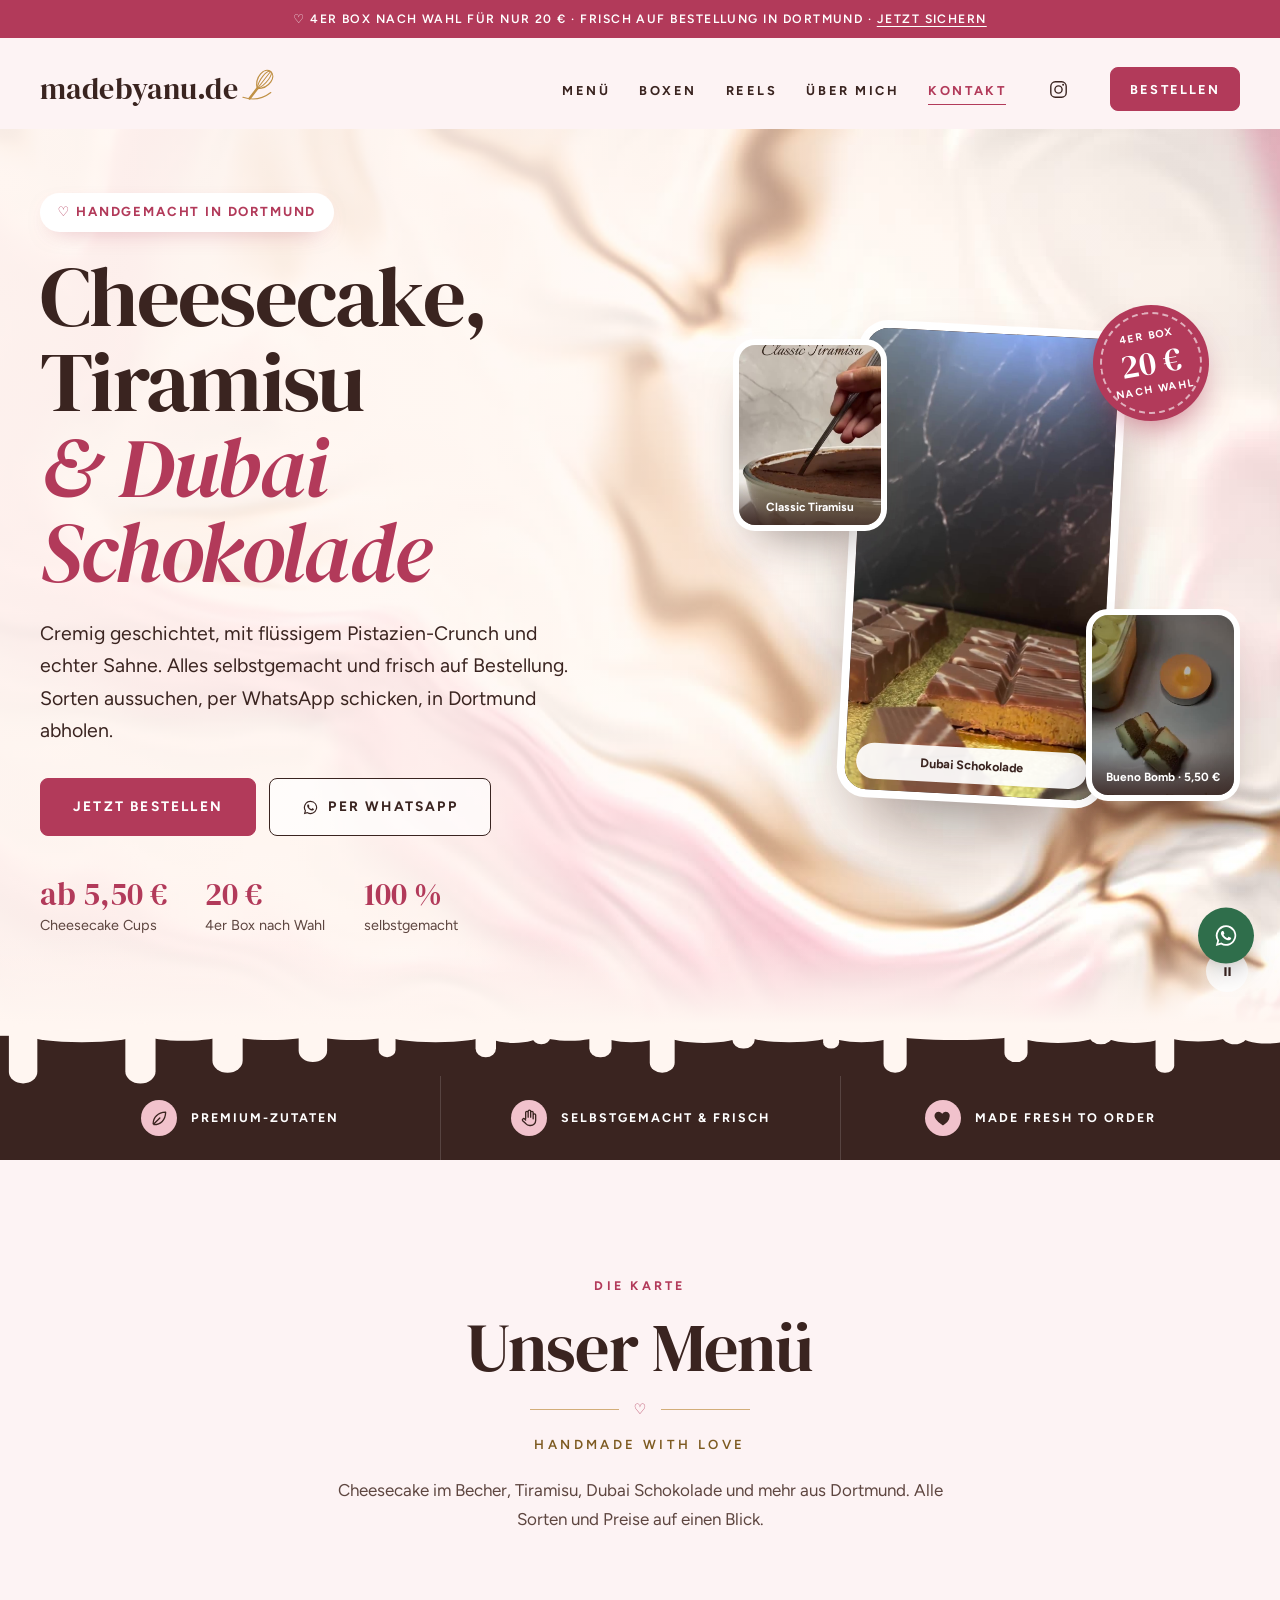
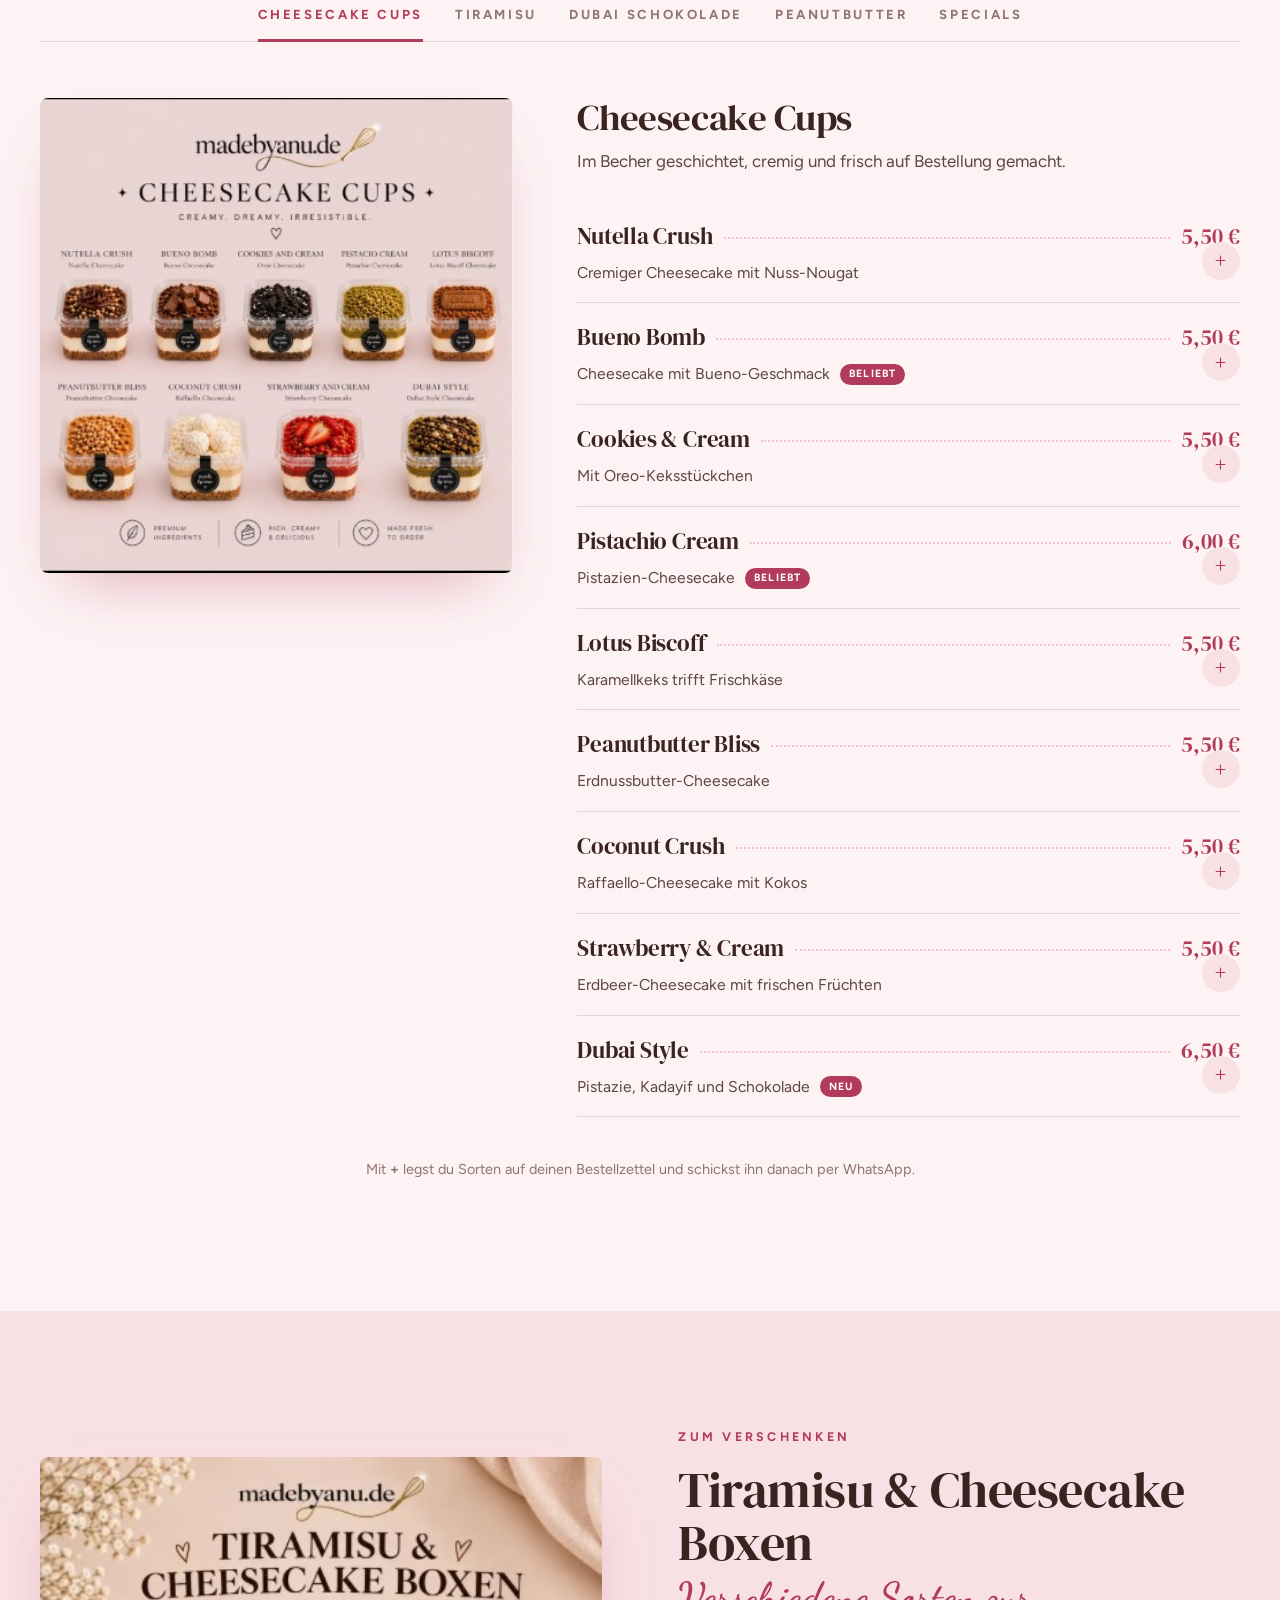
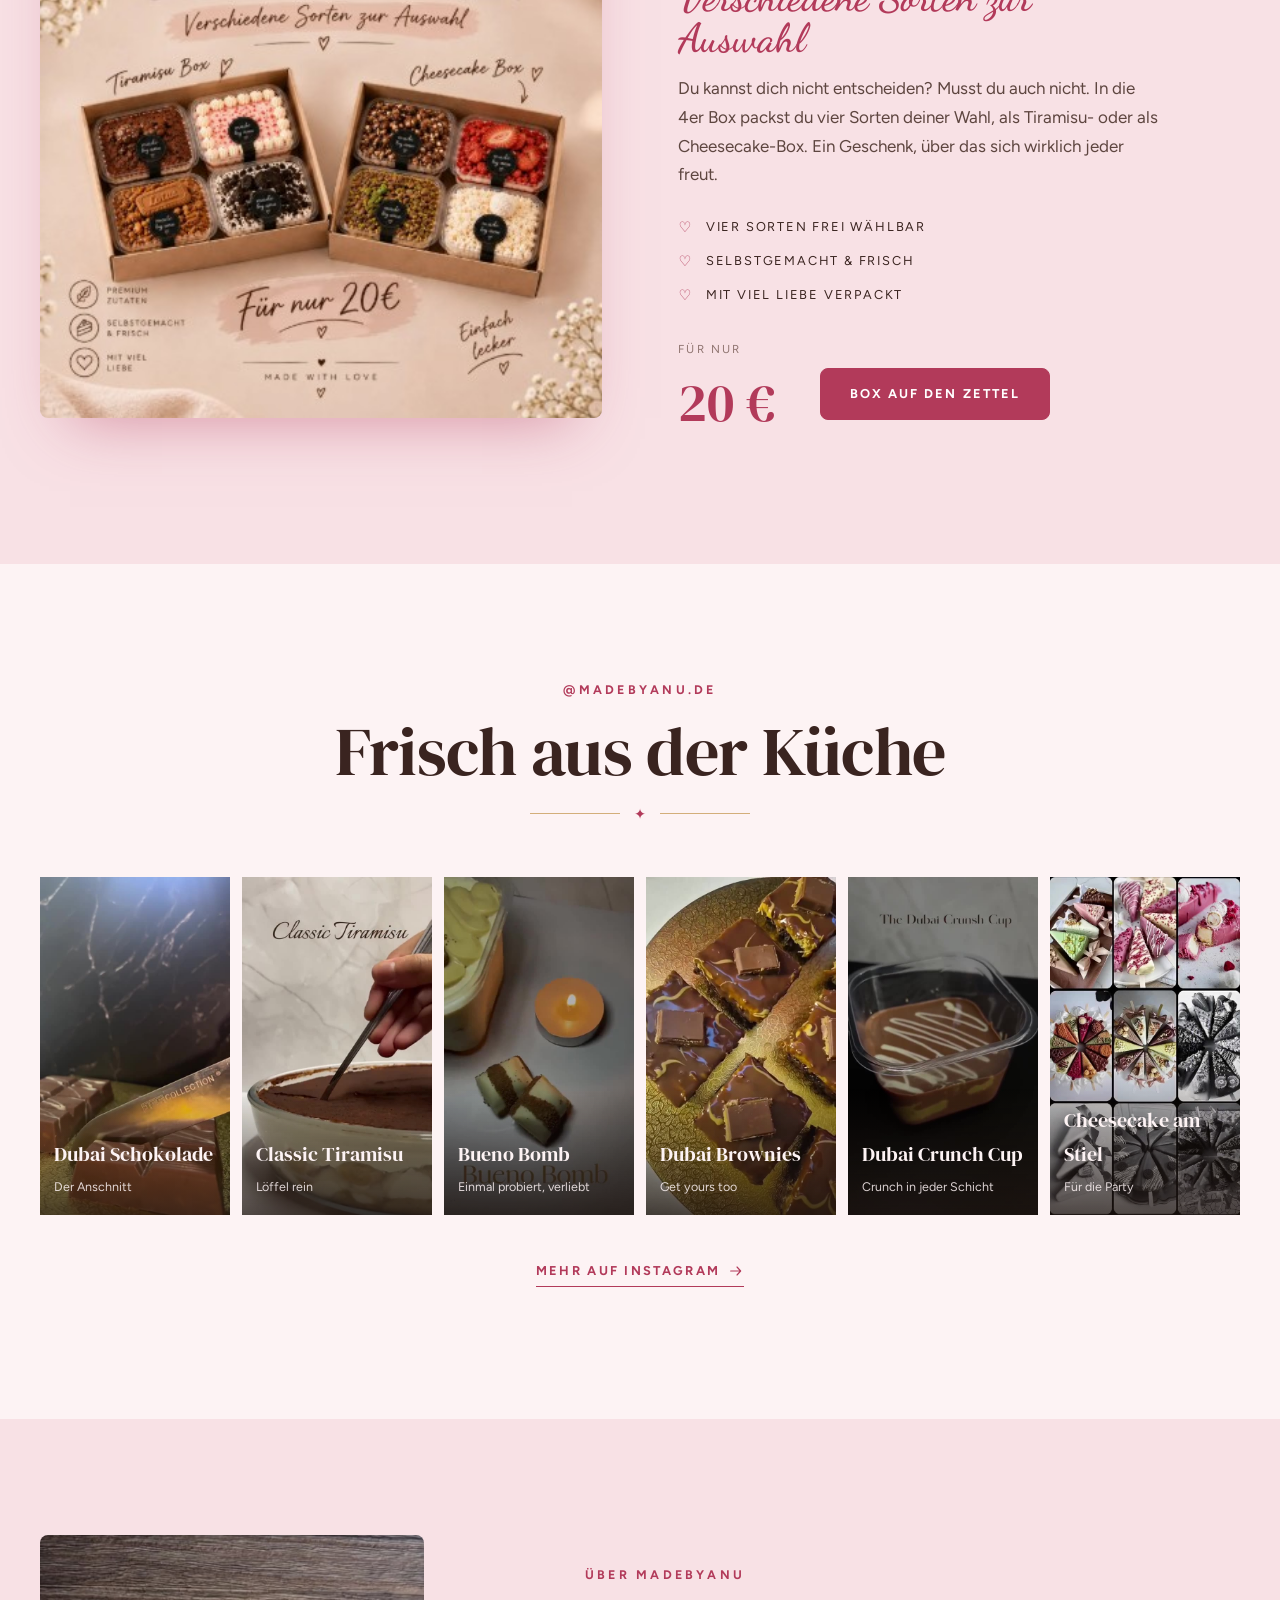
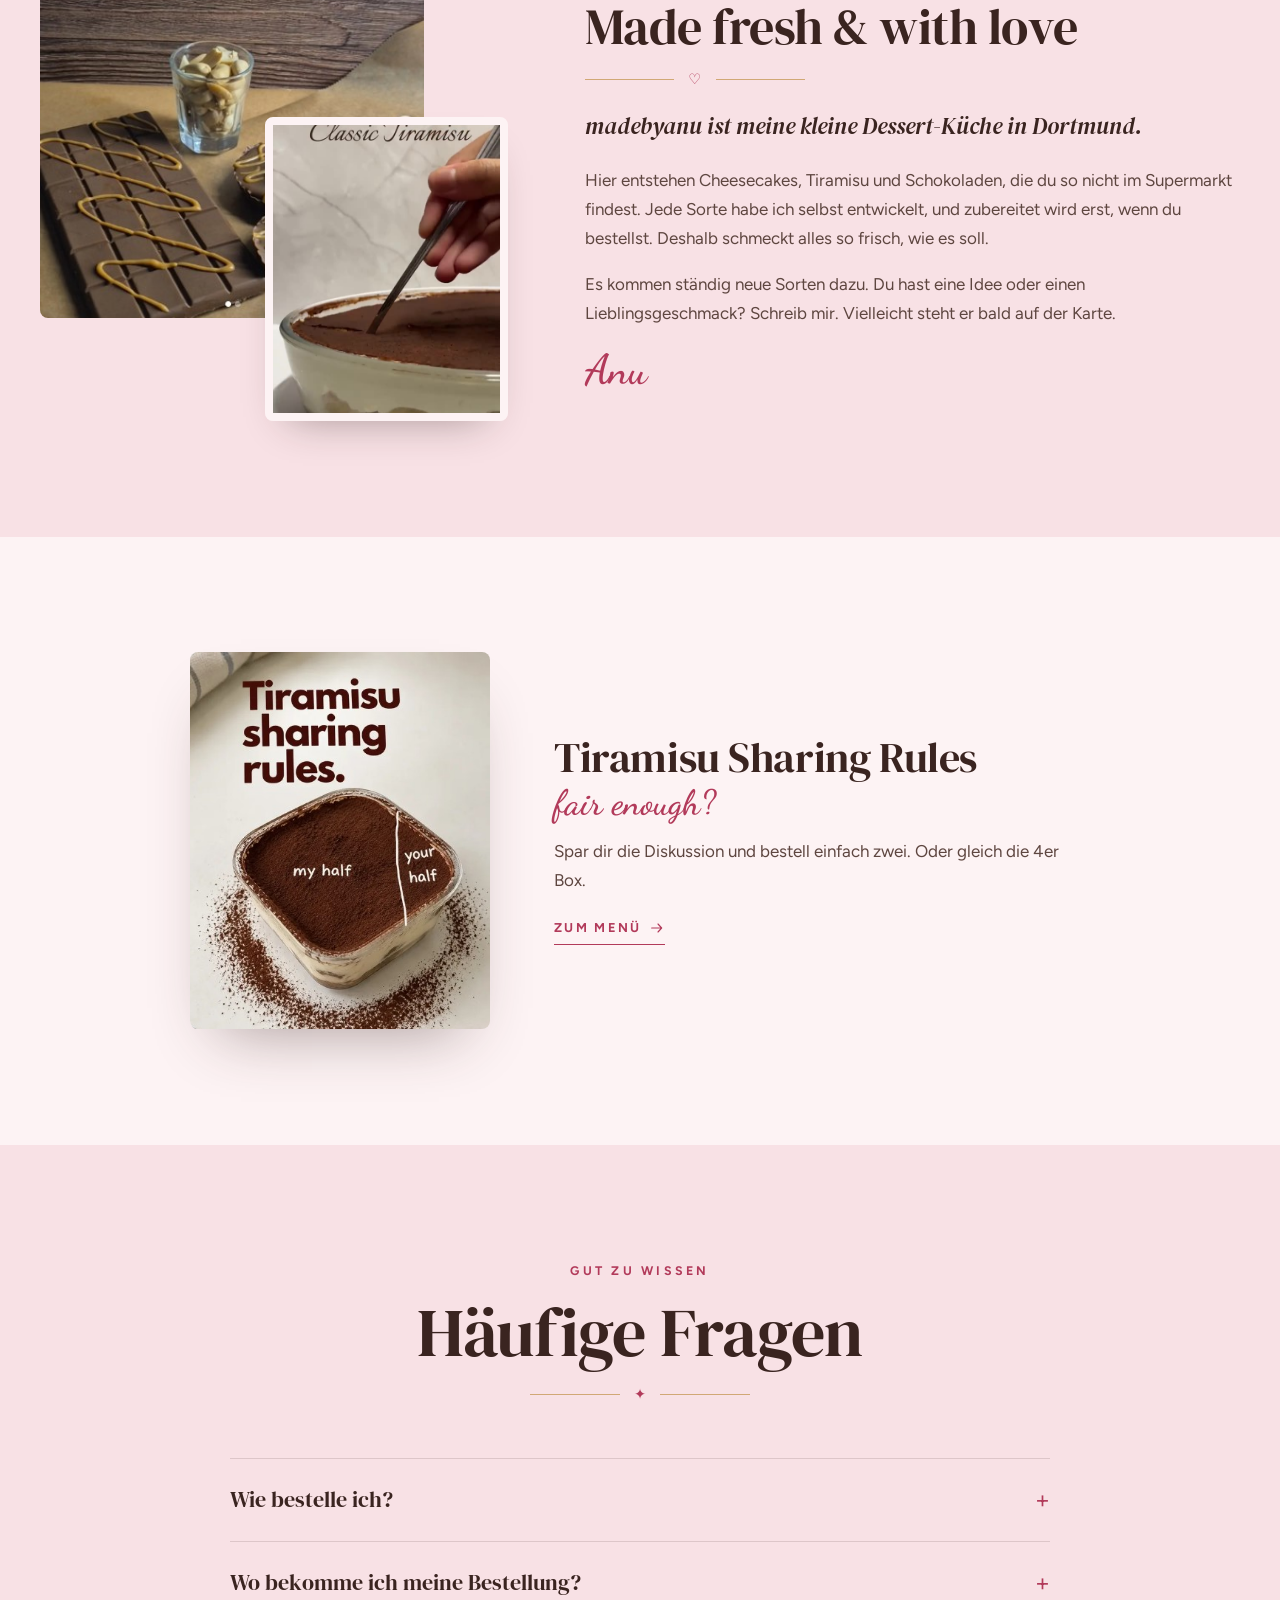
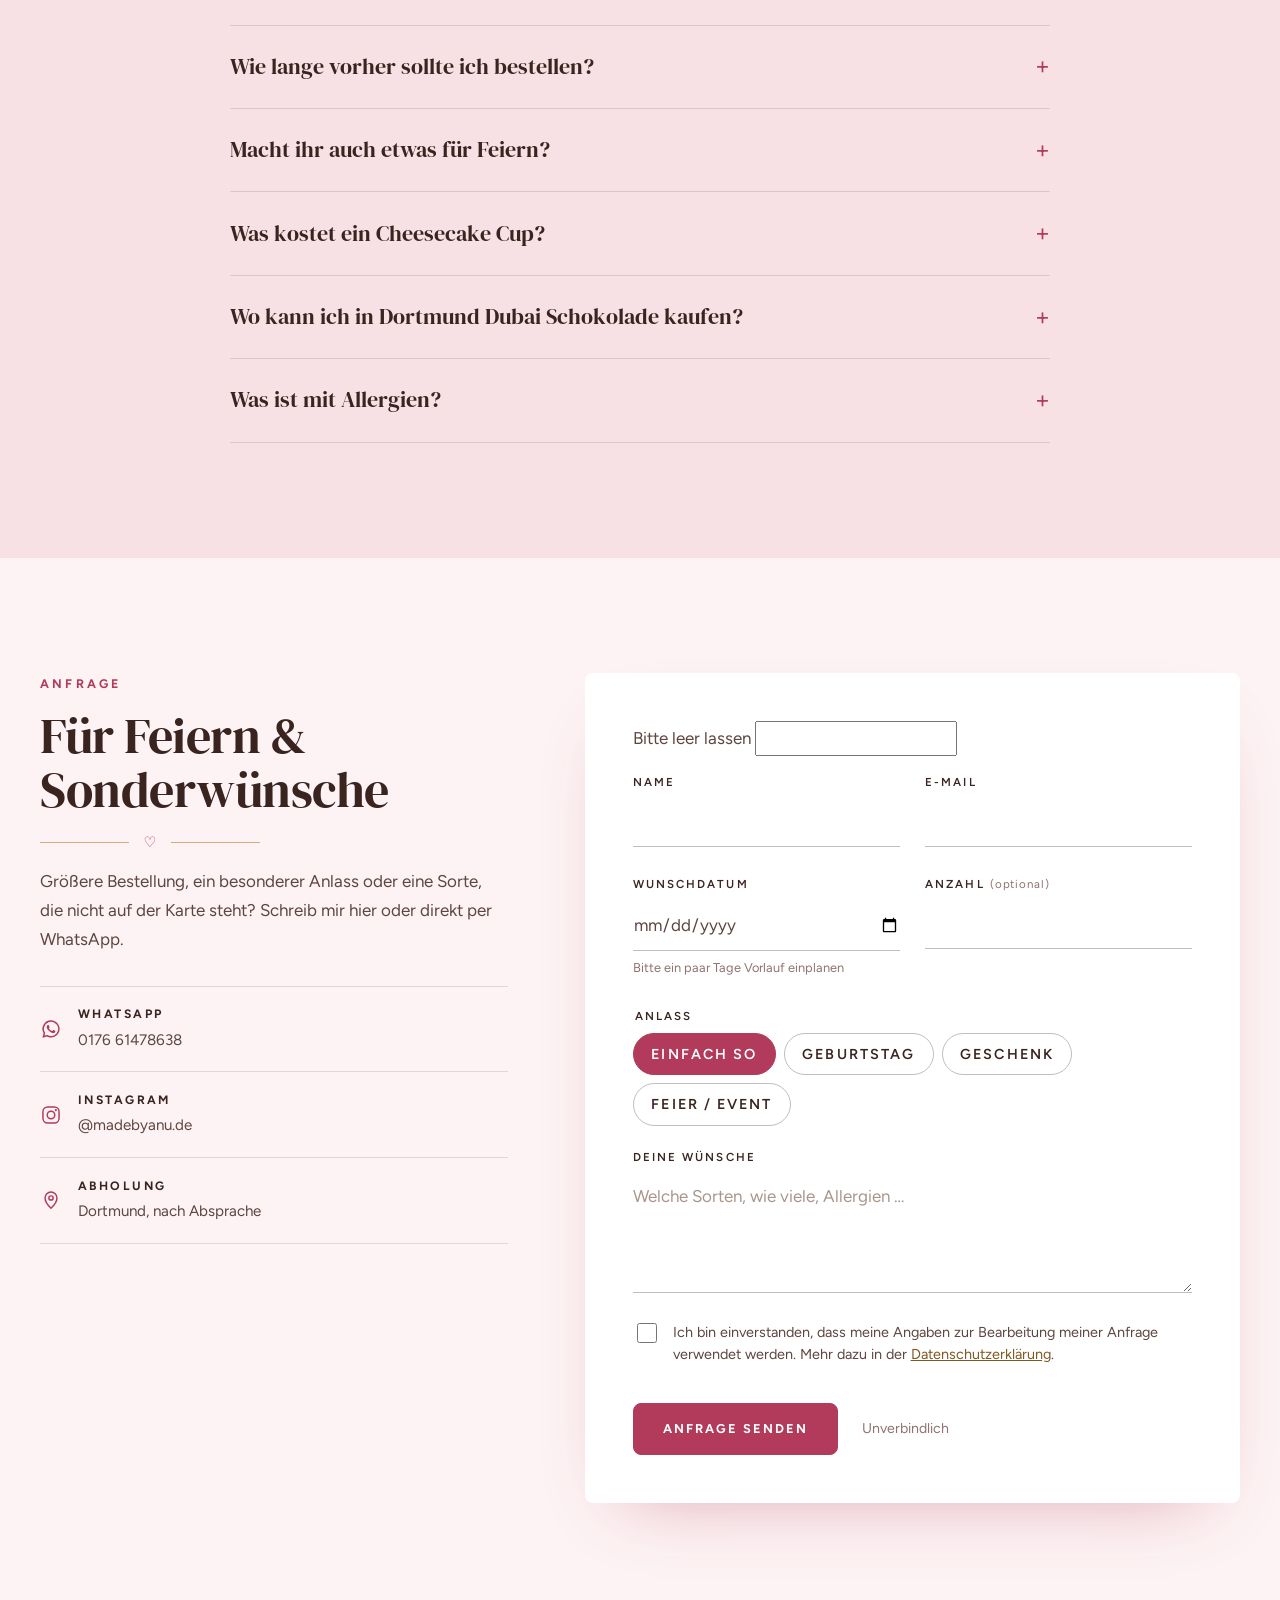
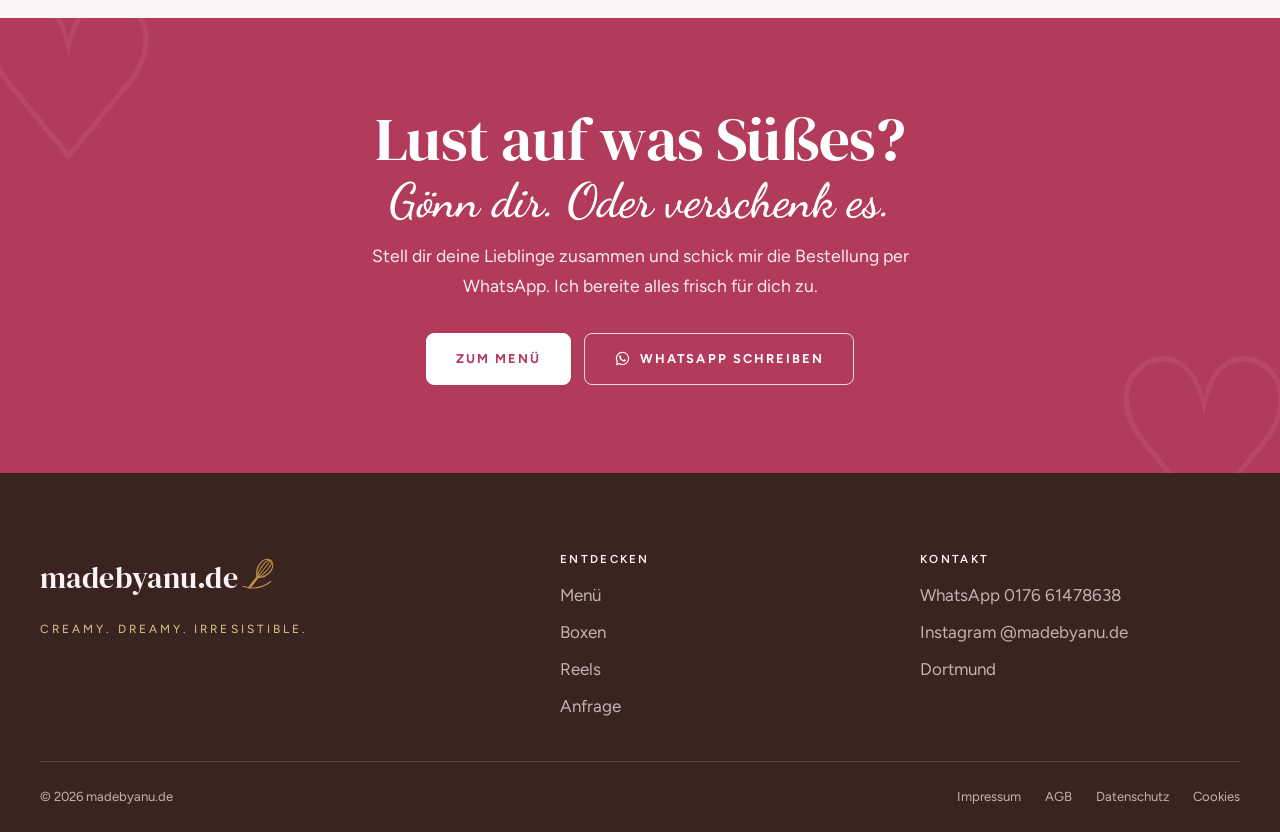
<file: index.html>
<!doctype html>
<html lang="de" class="no-js">
<head>
  <meta charset="utf-8">
  <meta name="viewport" content="width=device-width, initial-scale=1, viewport-fit=cover">
  <title>Cheesecake, Tiramisu &amp; Dubai Schokolade in Dortmund | madebyanu</title>
  <meta name="description" content="Handgemachte Cheesecake Cups, Tiramisu &amp; Dubai Schokolade aus Dortmund. Frisch auf Bestellung, 4er Dessert-Box für 20 €. Jetzt einfach per WhatsApp bestellen.">
  <meta name="robots" content="index, follow, max-image-preview:large, max-snippet:-1, max-video-preview:-1">
  <link rel="canonical" href="https://wabble1508-dotcom.github.io/madebyanu/">
  <meta name="theme-color" content="#f5ece7">
  <meta name="author" content="madebyanu">
  <meta name="geo.region" content="DE-NW">
  <meta name="geo.placename" content="Dortmund">

  <!-- Vorschau beim Teilen (WhatsApp, Instagram, Facebook, LinkedIn) -->
  <meta property="og:type" content="website">
  <meta property="og:locale" content="de_DE">
  <meta property="og:site_name" content="madebyanu.de">
  <meta property="og:url" content="https://wabble1508-dotcom.github.io/madebyanu/">
  <meta property="og:title" content="madebyanu – Cheesecake, Tiramisu &amp; Dubai Schokolade aus Dortmund">
  <meta property="og:description" content="Creamy. Dreamy. Irresistible. Handgemacht &amp; frisch auf Bestellung – jetzt per WhatsApp bestellen.">
  <meta property="og:image" content="https://wabble1508-dotcom.github.io/madebyanu/assets/img/og-image.jpg">
  <meta property="og:image:secure_url" content="https://wabble1508-dotcom.github.io/madebyanu/assets/img/og-image.jpg">
  <meta property="og:image:type" content="image/jpeg">
  <meta property="og:image:width" content="1200">
  <meta property="og:image:height" content="630">
  <meta property="og:image:alt" content="madebyanu.de – Cheesecake, Tiramisu und Dubai Schokolade, handgemacht in Dortmund">
  <!-- X / Twitter -->
  <meta name="twitter:card" content="summary_large_image">
  <meta name="twitter:title" content="madebyanu – Cheesecake, Tiramisu &amp; Dubai Schokolade aus Dortmund">
  <meta name="twitter:description" content="Handgemacht &amp; frisch auf Bestellung. 4er Box für 20 €.">
  <meta name="twitter:image" content="https://wabble1508-dotcom.github.io/madebyanu/assets/img/og-image.jpg">

  <link rel="icon" href="assets/img/favicon.svg" type="image/svg+xml">
  <link rel="icon" href="assets/img/icon-48.png" type="image/png" sizes="48x48">
  <link rel="apple-touch-icon" href="assets/img/apple-touch-icon.png">
  <link rel="manifest" href="site.webmanifest">
  <link rel="preload" href="assets/fonts/dm-serif-display.woff2" as="font" type="font/woff2" crossorigin>
  <link rel="preload" href="assets/fonts/figtree-latin-wght-normal.woff2" as="font" type="font/woff2" crossorigin>
  <link rel="preload" href="assets/video/creme.jpg" as="image">
  <link rel="stylesheet" href="assets/css/styles.css">
  <script>document.documentElement.classList.remove('no-js');</script>

  <!-- Strukturierte Daten für Google & KI-Suchen (Bäckerei, Menü mit Preisen, FAQ) -->
  <script type="application/ld+json">
[
 {
  "@context": "https://schema.org",
  "@type": "Bakery",
  "@id": "https://wabble1508-dotcom.github.io/madebyanu/#business",
  "name": "madebyanu",
  "alternateName": "madebyanu.de",
  "url": "https://wabble1508-dotcom.github.io/madebyanu/",
  "description": "Handgemachte Cheesecake Cups, Tiramisu, Dubai Schokolade, Dubai Brownies und Peanutbutter Cups aus Dortmund. Frisch auf Bestellung, bestellbar per WhatsApp oder Instagram-DM.",
  "image": [
   "https://wabble1508-dotcom.github.io/madebyanu/assets/img/og-image.jpg",
   "https://wabble1508-dotcom.github.io/madebyanu/assets/img/menu/cheesecake-cups.jpg",
   "https://wabble1508-dotcom.github.io/madebyanu/assets/img/menu/tiramisu.jpg"
  ],
  "logo": "https://wabble1508-dotcom.github.io/madebyanu/assets/img/icon-512.png",
  "telephone": "+49 176 61478638",
  "address": {
   "@type": "PostalAddress",
   "addressLocality": "Dortmund",
   "addressRegion": "Nordrhein-Westfalen",
   "addressCountry": "DE"
  },
  "areaServed": {
   "@type": "City",
   "name": "Dortmund"
  },
  "priceRange": "5 € – 20 €",
  "currenciesAccepted": "EUR",
  "servesCuisine": [
   "Desserts",
   "Cheesecake",
   "Tiramisu",
   "Dubai Schokolade"
  ],
  "keywords": "Cheesecake Dortmund, Tiramisu Dortmund, Dubai Schokolade Dortmund, Dubai Brownies, Cheesecake im Becher, Dessert bestellen Dortmund, Dessert Box Geschenk, Cheesecake am Stiel",
  "potentialAction": {
   "@type": "OrderAction",
   "target": "https://wa.me/4917661478638"
  },
  "sameAs": [
   "https://www.instagram.com/madebyanu.de/"
  ],
  "hasMenu": {
   "@type": "Menu",
   "name": "madebyanu Menü",
   "inLanguage": "de",
   "hasMenuSection": [
    {
     "@type": "MenuSection",
     "name": "Cheesecake Cups",
     "hasMenuItem": [
      {
       "@type": "MenuItem",
       "name": "Nutella Crush",
       "description": "Cremiger Cheesecake mit Nuss-Nougat",
       "offers": {
        "@type": "Offer",
        "price": "5.50",
        "priceCurrency": "EUR"
       }
      },
      {
       "@type": "MenuItem",
       "name": "Bueno Bomb",
       "description": "Cheesecake mit Bueno-Geschmack",
       "offers": {
        "@type": "Offer",
        "price": "5.50",
        "priceCurrency": "EUR"
       }
      },
      {
       "@type": "MenuItem",
       "name": "Cookies & Cream",
       "description": "Mit Oreo-Keksstückchen",
       "offers": {
        "@type": "Offer",
        "price": "5.50",
        "priceCurrency": "EUR"
       }
      },
      {
       "@type": "MenuItem",
       "name": "Pistachio Cream",
       "description": "Pistazien-Cheesecake",
       "offers": {
        "@type": "Offer",
        "price": "6.00",
        "priceCurrency": "EUR"
       }
      },
      {
       "@type": "MenuItem",
       "name": "Lotus Biscoff",
       "description": "Karamellkeks trifft Frischkäse",
       "offers": {
        "@type": "Offer",
        "price": "5.50",
        "priceCurrency": "EUR"
       }
      },
      {
       "@type": "MenuItem",
       "name": "Peanutbutter Bliss",
       "description": "Erdnussbutter-Cheesecake",
       "offers": {
        "@type": "Offer",
        "price": "5.50",
        "priceCurrency": "EUR"
       }
      },
      {
       "@type": "MenuItem",
       "name": "Coconut Crush",
       "description": "Raffaello-Cheesecake mit Kokos",
       "offers": {
        "@type": "Offer",
        "price": "5.50",
        "priceCurrency": "EUR"
       }
      },
      {
       "@type": "MenuItem",
       "name": "Strawberry & Cream",
       "description": "Erdbeer-Cheesecake mit frischen Früchten",
       "offers": {
        "@type": "Offer",
        "price": "5.50",
        "priceCurrency": "EUR"
       }
      },
      {
       "@type": "MenuItem",
       "name": "Dubai Style",
       "description": "Pistazie, Kadayif und Schokolade",
       "offers": {
        "@type": "Offer",
        "price": "6.50",
        "priceCurrency": "EUR"
       }
      }
     ]
    },
    {
     "@type": "MenuSection",
     "name": "Tiramisu",
     "hasMenuItem": [
      {
       "@type": "MenuItem",
       "name": "Classic Tiramisu",
       "description": "Das Original. Zeitlos und unwiderstehlich."
      },
      {
       "@type": "MenuItem",
       "name": "Benjamin Blümchen",
       "description": "Ein süßer Gruß aus Kindertagen"
      },
      {
       "@type": "MenuItem",
       "name": "Bueno Tiramisu",
       "description": "Cremig, nussig, einfach gut"
      },
      {
       "@type": "MenuItem",
       "name": "Ferrero Rocher",
       "description": "Schokoladig und vollmundig"
      },
      {
       "@type": "MenuItem",
       "name": "Dubai Style",
       "description": "Pistazie und Crunch in jedem Löffel"
      },
      {
       "@type": "MenuItem",
       "name": "Spaghetti-Eis",
       "description": "Fruchtig und cremig wie in der Eisdiele"
      },
      {
       "@type": "MenuItem",
       "name": "Lotus Biscoff",
       "description": "Karamellisiert und fein gewürzt"
      },
      {
       "@type": "MenuItem",
       "name": "Bienenstich",
       "description": "Inspiriert vom Klassiker, mit Mandel-Crunch"
      },
      {
       "@type": "MenuItem",
       "name": "Raffaello Style",
       "description": "Kokos, cremig, himmlisch"
      }
     ]
    },
    {
     "@type": "MenuSection",
     "name": "Dubai Schokolade",
     "hasMenuItem": [
      {
       "@type": "MenuItem",
       "name": "Classic Dubai",
       "description": "Pistazie, Kadayif und Creme"
      },
      {
       "@type": "MenuItem",
       "name": "Lotus Karamell",
       "description": "Lotus, Kadayif und Karamell"
      },
      {
       "@type": "MenuItem",
       "name": "Bueno Creme",
       "description": "Haselnuss, Kadayif und Schokolade"
      }
     ]
    },
    {
     "@type": "MenuSection",
     "name": "Peanutbutter",
     "hasMenuItem": [
      {
       "@type": "MenuItem",
       "name": "Peanutbutter Cups",
       "description": "4er Box",
       "offers": {
        "@type": "Offer",
        "price": "5.00",
        "priceCurrency": "EUR"
       }
      },
      {
       "@type": "MenuItem",
       "name": "Peanutbutter Bar",
       "description": "1 Tafel",
       "offers": {
        "@type": "Offer",
        "price": "7.50",
        "priceCurrency": "EUR"
       }
      },
      {
       "@type": "MenuItem",
       "name": "Special Combo",
       "description": "1 Bar und 1 Box Cups",
       "offers": {
        "@type": "Offer",
        "price": "11.50",
        "priceCurrency": "EUR"
       }
      }
     ]
    },
    {
     "@type": "MenuSection",
     "name": "Specials",
     "hasMenuItem": [
      {
       "@type": "MenuItem",
       "name": "Dubai Brownies",
       "description": "Saftige Brownies mit Dubai-Topping"
      },
      {
       "@type": "MenuItem",
       "name": "Dubai Crunch Cup",
       "description": "Schicht für Schicht Pistazien-Crunch"
      },
      {
       "@type": "MenuItem",
       "name": "Cheesecake am Stiel",
       "description": "Der Hit auf jeder Party"
      },
      {
       "@type": "MenuItem",
       "name": "Mixed Date Collection",
       "description": "Gefüllte Datteln: Peanut Butter, Pistazie, Lotus, Bueno, Dubai Style"
      }
     ]
    },
    {
     "@type": "MenuSection",
     "name": "Boxen",
     "hasMenuItem": [
      {
       "@type": "MenuItem",
       "name": "4er Box Tiramisu & Cheesecake",
       "description": "Vier Sorten nach Wahl, als Tiramisu- oder Cheesecake-Box",
       "offers": {
        "@type": "Offer",
        "price": "20.00",
        "priceCurrency": "EUR"
       }
      }
     ]
    }
   ]
  }
 },
 {
  "@context": "https://schema.org",
  "@type": "FAQPage",
  "mainEntity": [
   {
    "@type": "Question",
    "name": "Wie bestelle ich?",
    "acceptedAnswer": {
     "@type": "Answer",
     "text": "Leg deine Sorten im Menü mit + auf den Bestellzettel und schick ihn per WhatsApp. Du kannst mir auch eine DM auf Instagram schreiben (@madebyanu.de). Ich bestätige jede Bestellung persönlich."
    }
   },
   {
    "@type": "Question",
    "name": "Wo bekomme ich meine Bestellung?",
    "acceptedAnswer": {
     "@type": "Answer",
     "text": "In Dortmund. Wann und wo wir uns treffen, sprechen wir nach deiner Bestellung kurz ab."
    }
   },
   {
    "@type": "Question",
    "name": "Wie lange vorher sollte ich bestellen?",
    "acceptedAnswer": {
     "@type": "Answer",
     "text": "Weil alles frisch zubereitet wird, am besten ein paar Tage vorher. Für Geburtstage, Feiern oder größere Mengen gern so früh wie möglich."
    }
   },
   {
    "@type": "Question",
    "name": "Macht ihr auch etwas für Feiern?",
    "acceptedAnswer": {
     "@type": "Answer",
     "text": "Ja. Für Geburtstage, Babypartys oder Firmenfeiern stelle ich dir gern eine größere Auswahl zusammen, zum Beispiel mit Cheesecake am Stiel und gemischten Boxen."
    }
   },
   {
    "@type": "Question",
    "name": "Was kostet ein Cheesecake Cup?",
    "acceptedAnswer": {
     "@type": "Answer",
     "text": "Die meisten Cheesecake Cups kosten 5,50 €, Pistachio Cream 6,00 € und Dubai Style 6,50 €. Eine 4er Box mit Tiramisu oder Cheesecake nach Wahl gibt es für 20 €."
    }
   },
   {
    "@type": "Question",
    "name": "Wo kann ich in Dortmund Dubai Schokolade kaufen?",
    "acceptedAnswer": {
     "@type": "Answer",
     "text": "Bei madebyanu in Dortmund. Es gibt drei Sorten: Classic Dubai mit Pistazie und Kadayif, Lotus Karamell und Bueno Creme, jeweils in Vollmilch, Weiß oder Zartbitter. Bestellen kannst du per WhatsApp unter 0176 61478638 oder per Instagram-DM an @madebyanu.de."
    }
   },
   {
    "@type": "Question",
    "name": "Was ist mit Allergien?",
    "acceptedAnswer": {
     "@type": "Answer",
     "text": "Sag mir bitte vorher Bescheid. Zu jeder Bestellung bekommst du eine Übersicht der Allergene. In meiner Küche wird unter anderem mit Gluten, Ei, Milch, Erdnüssen und anderen Nüssen wie Pistazien und Haselnüssen gearbeitet. Spuren kann ich daher nicht ausschließen."
    }
   }
  ]
 },
 {
  "@context": "https://schema.org",
  "@type": "WebSite",
  "name": "madebyanu.de",
  "url": "https://wabble1508-dotcom.github.io/madebyanu/",
  "inLanguage": "de-DE"
 }
]
  </script>
</head>
<body>

<svg width="0" height="0" style="position:absolute" aria-hidden="true" focusable="false">
  <symbol id="i-whisk" viewBox="0 0 40 40"><g fill="none" stroke="currentColor" stroke-linecap="round" stroke-linejoin="round"><g transform="rotate(38 20 20)"><path d="M20 25V38" stroke-width="2.6"/><path d="M20 25C10 17 12 2.5 20 2.5S30 17 20 25Z" stroke-width="1.3"/><path d="M20 25C15 17 16 3.5 20 2.5S25 17 20 25Z" stroke-width="1.1"/><path d="M20 25V2.5" stroke-width="1"/></g><path d="M2 33c9 3 20 2 29-5" stroke-width="1.2"/></g></symbol>
  <symbol id="i-heart" viewBox="0 0 24 24"><path fill="currentColor" d="M12 21s-7.5-4.6-9.6-9.3C.9 8.2 3 4.5 6.6 4.5c2.1 0 3.6 1.2 4.4 2.6.8-1.4 2.3-2.6 4.4-2.6 3.6 0 5.7 3.7 4.2 7.2C19.5 16.4 12 21 12 21z"/></symbol>
  <symbol id="i-arrow" viewBox="0 0 24 24"><path fill="none" stroke="currentColor" stroke-width="1.7" stroke-linecap="round" stroke-linejoin="round" d="M4 12h15m-5.5-6L19 12l-5.5 6"/></symbol>
  <symbol id="i-insta" viewBox="0 0 24 24"><g fill="none" stroke="currentColor" stroke-width="1.6"><rect x="3.2" y="3.2" width="17.6" height="17.6" rx="5.2"/><circle cx="12" cy="12" r="4.1"/></g><circle cx="17.3" cy="6.7" r="1.15" fill="currentColor"/></symbol>
  <symbol id="i-whatsapp" viewBox="0 0 24 24"><path fill="currentColor" d="M12.04 2.5a9.43 9.43 0 0 0-8.1 14.26L2.6 21.5l4.86-1.3A9.43 9.43 0 1 0 12.04 2.5zm0 17.2a7.75 7.75 0 0 1-3.95-1.08l-.28-.17-2.88.77.77-2.8-.18-.29a7.77 7.77 0 1 1 6.52 3.57zm4.26-5.81c-.23-.12-1.38-.68-1.6-.76-.21-.08-.37-.12-.52.12-.16.23-.6.76-.74.91-.14.16-.27.18-.5.06a6.37 6.37 0 0 1-3.17-2.77c-.24-.41.24-.38.68-1.27.08-.16.04-.29-.02-.41-.06-.12-.52-1.26-.72-1.72-.19-.45-.38-.39-.52-.4h-.45a.86.86 0 0 0-.62.29 2.6 2.6 0 0 0-.81 1.94c0 1.14.83 2.25.95 2.4.12.16 1.63 2.5 3.96 3.5 1.47.64 2.05.69 2.78.58.45-.07 1.38-.56 1.57-1.11.2-.55.2-1.02.14-1.12-.06-.1-.21-.16-.44-.27z"/></symbol>
  <symbol id="i-mail" viewBox="0 0 24 24"><g fill="none" stroke="currentColor" stroke-width="1.6" stroke-linejoin="round"><rect x="3" y="5" width="18" height="14" rx="3"/><path d="m4 7 8 6 8-6"/></g></symbol>
  <symbol id="i-hand" viewBox="0 0 24 24"><path fill="none" stroke="currentColor" stroke-width="1.6" stroke-linecap="round" stroke-linejoin="round" d="M8 13V5.5a1.5 1.5 0 0 1 3 0V11m0-1.5V4a1.5 1.5 0 0 1 3 0v7m0-5.5a1.5 1.5 0 0 1 3 0V13m0-4.5a1.5 1.5 0 0 1 3 0V15a6 6 0 0 1-6 6h-1.2a6 6 0 0 1-4.7-2.3L4.4 15.3a1.6 1.6 0 0 1 2.4-2.1L8 14.5"/></symbol>
  <symbol id="i-leaf" viewBox="0 0 24 24"><path fill="none" stroke="currentColor" stroke-width="1.6" stroke-linecap="round" stroke-linejoin="round" d="M5 19c0-8 5.5-13.5 15-14-.4 9.6-6 15-14 15m0-1 7-7"/></symbol>
  <symbol id="i-sparkle" viewBox="0 0 24 24"><path fill="none" stroke="currentColor" stroke-width="1.6" stroke-linejoin="round" d="M12 3c.6 4.6 2.4 6.4 7 7-4.6.6-6.4 2.4-7 7-.6-4.6-2.4-6.4-7-7 4.6-.6 6.4-2.4 7-7zM19 16c.3 1.7.9 2.4 2.5 2.5-1.6.2-2.2.8-2.5 2.5-.3-1.7-.9-2.3-2.5-2.5 1.6-.1 2.2-.8 2.5-2.5z"/></symbol>
  <symbol id="i-pause" viewBox="0 0 24 24"><path fill="currentColor" d="M7 5h3.5v14H7zM13.5 5H17v14h-3.5z"/></symbol>
  <symbol id="i-play" viewBox="0 0 24 24"><path fill="currentColor" d="M8 5.5v13l11-6.5z"/></symbol>
  <symbol id="i-plus" viewBox="0 0 24 24"><path fill="none" stroke="currentColor" stroke-width="1.8" stroke-linecap="round" d="M12 5v14M5 12h14"/></symbol>
  <symbol id="i-pin" viewBox="0 0 24 24"><g fill="none" stroke="currentColor" stroke-width="1.6"><path d="M12 21s-6.5-6.2-6.5-11.2a6.5 6.5 0 0 1 13 0C18.5 14.8 12 21 12 21z"/><circle cx="12" cy="9.8" r="2.3"/></g></symbol>
  <symbol id="i-bag" viewBox="0 0 24 24"><g fill="none" stroke="currentColor" stroke-width="1.6" stroke-linejoin="round"><path d="M5 8h14l-1 12H6z"/><path d="M9 8V6.5a3 3 0 0 1 6 0V8" stroke-linecap="round"/></g></symbol>
  <symbol id="i-cup" viewBox="0 0 24 24"><g fill="none" stroke="currentColor" stroke-width="1.3" stroke-linejoin="round"><path d="M5 9h14l-1.5 11h-11z"/><path d="M5 9c0-2 1.5-3 3-3 .5-2 2-3 4-3s3.5 1 4 3c1.5 0 3 1 3 3"/><path d="M6.5 14h11" stroke-dasharray="1.5 1.5"/></g></symbol>
  <symbol id="i-fresh" viewBox="0 0 24 24"><g fill="none" stroke="currentColor" stroke-width="1.3" stroke-linecap="round"><circle cx="12" cy="12" r="8"/><path d="M12 7.5V12l3 2"/></g></symbol>
</svg>

<a class="skip-link" href="#main">Zum Inhalt springen</a>

<p class="topbar">♡ 4er Box nach Wahl für nur 20 € <span class="hide-sm">· Frisch auf Bestellung in Dortmund</span> · <a href="#boxen">Jetzt sichern</a></p>

<header class="site-header">
  <div class="wrap nav">
    <a class="logo" href="#start" aria-label="madebyanu.de, zur Startseite">madebyanu<span class="tld">.de</span><svg class="whisk" aria-hidden="true"><use href="#i-whisk"/></svg></a>
    <button class="nav-toggle" type="button" aria-expanded="false" aria-controls="nav-menu" aria-label="Menü öffnen"><span></span></button>
    <nav class="nav-menu" id="nav-menu" aria-label="Hauptnavigation">
      <ul class="nav-list">
        <li><a href="#menue">Menü</a></li>
        <li><a href="#boxen">Boxen</a></li>
        <li><a href="#reels">Reels</a></li>
        <li><a href="#ueber-mich">Über mich</a></li>
        <li><a href="#kontakt">Kontakt</a></li>
      </ul>
      <a class="ig-btn" href="https://www.instagram.com/madebyanu.de/" target="_blank" rel="noopener" aria-label="madebyanu.de auf Instagram"><svg aria-hidden="true"><use href="#i-insta"/></svg><span class="ig-label">@madebyanu.de</span></a>
      <a class="btn nav-cta" href="#menue">Bestellen</a>
    </nav>
  </div>
</header>

<main id="main">

  <!-- ============ Hero ============ -->
  <section class="hero" id="start" aria-labelledby="hero-title">
    <!-- Fließende Creme (Sahne, Himbeere, Karamell) als Hintergrund -->
    <video class="hero-bg hv" autoplay muted loop playsinline preload="auto" poster="assets/video/creme.jpg" aria-hidden="true">
      <source src="assets/video/creme-mobil.mp4" type="video/mp4" media="(max-aspect-ratio: 4/5)">
      <source src="assets/video/creme.mp4" type="video/mp4">
    </video>

    <div class="wrap hero-grid">
      <div class="hero-text">
        <p class="hero-badge reveal">♡ Handgemacht in Dortmund</p>
        <h1 id="hero-title" class="reveal" data-delay="1">Cheesecake, Tiramisu <em>&amp; Dubai Schokolade</em></h1>
        <p class="hero-lead reveal" data-delay="2">Cremig geschichtet, mit flüssigem Pistazien-Crunch und echter Sahne. Alles selbstgemacht und frisch auf Bestellung. Sorten aussuchen, per WhatsApp schicken, in Dortmund abholen.</p>
        <div class="hero-cta reveal" data-delay="3">
          <a class="btn btn--big" href="#menue">Jetzt bestellen</a>
          <a class="btn btn--line btn--big" href="https://wa.me/4917661478638?text=Hallo%20Anu%2C%20ich%20m%C3%B6chte%20gern%20bestellen." target="_blank" rel="noopener"><svg aria-hidden="true"><use href="#i-whatsapp"/></svg> Per WhatsApp</a>
        </div>
        <ul class="hero-proof reveal" data-delay="3">
          <li><strong>ab 5,50 €</strong>Cheesecake Cups</li>
          <li><strong>20 €</strong>4er Box nach Wahl</li>
          <li><strong>100 %</strong>selbstgemacht</li>
        </ul>
      </div>

      <div class="hero-visual reveal" data-delay="2">
        <figure class="reel-main">
          <video class="hv" autoplay muted loop playsinline preload="auto" poster="assets/reels/dubai-schokolade-hd.jpg" aria-hidden="true"><source src="assets/reels/dubai-schokolade-hd.mp4" type="video/mp4"></video>
          <figcaption>Dubai Schokolade</figcaption>
        </figure>
        <a class="float-card f1" href="#menue"><img src="assets/reels/tiramisu.jpg" alt="Classic Tiramisu im Glas" width="540" height="960"><span>Classic Tiramisu</span></a>
        <a class="float-card f2" href="#menue"><img src="assets/reels/bueno-bomb.jpg" alt="Bueno Bomb Cheesecake im Becher" width="540" height="960"><span>Bueno Bomb · 5,50 €</span></a>
        <a class="price-burst" href="#boxen"><small>4er Box</small><b>20 €</b><small>nach Wahl</small></a>
      </div>
    </div>

    <button class="video-toggle" type="button" aria-pressed="false" aria-label="Videos pausieren">
      <svg class="i-pause" aria-hidden="true"><use href="#i-pause"/></svg><svg class="i-play" aria-hidden="true"><use href="#i-play"/></svg>
    </button>
  </section>

  <!-- ============ Versprechen ============ -->
  <section class="promise" aria-label="Unser Versprechen">
    <svg class="drip" viewBox="0 0 1440 90" preserveAspectRatio="none" aria-hidden="true"><rect x="0" y="0" width="1440" height="18"/><rect x="10" y="0" width="32" height="85" rx="16"/><ellipse cx="92" cy="18" rx="58" ry="9"/><rect x="141" y="0" width="34" height="85" rx="17"/><ellipse cx="207" cy="18" rx="40" ry="7"/><rect x="239" y="0" width="34" height="70" rx="17"/><ellipse cx="304" cy="18" rx="40" ry="6"/><rect x="336" y="0" width="32" height="55" rx="16"/><ellipse cx="397" cy="18" rx="37" ry="6"/><rect x="426" y="0" width="19" height="48" rx="10"/><ellipse cx="490" cy="18" rx="53" ry="9"/><rect x="535" y="0" width="23" height="48" rx="12"/><ellipse cx="578" cy="18" rx="28" ry="10"/><rect x="599" y="0" width="20" height="30" rx="10"/><ellipse cx="641" cy="18" rx="30" ry="7"/><rect x="663" y="0" width="25" height="48" rx="12"/><ellipse cx="710" cy="18" rx="30" ry="9"/><rect x="731" y="0" width="28" height="70" rx="14"/><ellipse cx="792" cy="18" rx="40" ry="10"/><rect x="824" y="0" width="25" height="36" rx="12"/><ellipse cx="888" cy="18" rx="46" ry="9"/><rect x="926" y="0" width="18" height="36" rx="9"/><ellipse cx="969" cy="18" rx="33" ry="9"/><rect x="994" y="0" width="26" height="70" rx="13"/><ellipse cx="1075" cy="18" rx="63" ry="6"/><rect x="1130" y="0" width="26" height="55" rx="13"/><ellipse cx="1190" cy="18" rx="42" ry="10"/><rect x="1225" y="0" width="27" height="30" rx="14"/><ellipse cx="1276" cy="18" rx="32" ry="10"/><rect x="1300" y="0" width="21" height="70" rx="10"/><ellipse cx="1348" cy="18" rx="34" ry="8"/><rect x="1374" y="0" width="30" height="30" rx="15"/><ellipse cx="1425" cy="18" rx="29" ry="11"/></svg>
    <div class="wrap">
      <ul>
        <li><svg aria-hidden="true"><use href="#i-leaf"/></svg>Premium-Zutaten</li>
        <li><svg aria-hidden="true"><use href="#i-hand"/></svg>Selbstgemacht &amp; frisch</li>
        <li><svg aria-hidden="true"><use href="#i-heart"/></svg>Made fresh to order</li>
      </ul>
    </div>
  </section>

  <!-- ============ Menü ============ -->
  <section class="section" id="menue" aria-labelledby="menue-title">
    <div class="wrap">
      <header class="sec-head reveal">
        <p class="kicker">Die Karte</p>
        <h2 id="menue-title">Unser Menü</h2>
        <div class="ornament" aria-hidden="true"><span>♡</span></div>
        <p class="sub">Handmade with love</p>
        <p class="lead">Cheesecake im Becher, Tiramisu, Dubai Schokolade und mehr aus Dortmund. Alle Sorten und Preise auf einen Blick.</p>
      </header>
      <div class="menu-tabs" role="tablist" aria-label="Produktkategorien">
        <button class="tab" role="tab" id="tab-cheesecake" aria-controls="panel-cheesecake" aria-selected="true" tabindex="0">Cheesecake Cups</button>
        <button class="tab" role="tab" id="tab-tiramisu" aria-controls="panel-tiramisu" aria-selected="false" tabindex="-1">Tiramisu</button>
        <button class="tab" role="tab" id="tab-dubai" aria-controls="panel-dubai" aria-selected="false" tabindex="-1">Dubai Schokolade</button>
        <button class="tab" role="tab" id="tab-peanut" aria-controls="panel-peanut" aria-selected="false" tabindex="-1">Peanutbutter</button>
        <button class="tab" role="tab" id="tab-specials" aria-controls="panel-specials" aria-selected="false" tabindex="-1">Specials</button>
      </div>
      <div class="menu-panel" id="panel-cheesecake" role="tabpanel" aria-labelledby="tab-cheesecake" tabindex="0">
        <figure class="menu-visual"><img src="assets/img/menu/cheesecake-cups.jpg" alt="Menükarte Cheesecake Cups mit neun Sorten" loading="lazy" width="410" height="410"></figure>
        <div class="menu-list">
          <h3>Cheesecake Cups</h3>
          <p class="menu-note">Im Becher geschichtet, cremig und frisch auf Bestellung gemacht.</p>
          <ul>
          <li class="dish">
            <div class="dish-head"><h4 class="dish-name">Nutella Crush</h4><span class="dish-dots" aria-hidden="true"></span><span class="dish-price">5,50 €</span></div>
            <p class="dish-desc">Cremiger Cheesecake mit Nuss-Nougat</p>
            <button class="add" type="button" data-add="Nutella Crush" data-cat="Cheesecake Cup" data-price="5.5" aria-label="Nutella Crush auf den Bestellzettel"><svg aria-hidden="true"><use href="#i-plus"/></svg></button>
          </li>
          <li class="dish">
            <div class="dish-head"><h4 class="dish-name">Bueno Bomb</h4><span class="dish-dots" aria-hidden="true"></span><span class="dish-price">5,50 €</span></div>
            <p class="dish-desc">Cheesecake mit Bueno-Geschmack<span class="dish-tag">Beliebt</span></p>
            <button class="add" type="button" data-add="Bueno Bomb" data-cat="Cheesecake Cup" data-price="5.5" aria-label="Bueno Bomb auf den Bestellzettel"><svg aria-hidden="true"><use href="#i-plus"/></svg></button>
          </li>
          <li class="dish">
            <div class="dish-head"><h4 class="dish-name">Cookies &amp; Cream</h4><span class="dish-dots" aria-hidden="true"></span><span class="dish-price">5,50 €</span></div>
            <p class="dish-desc">Mit Oreo-Keksstückchen</p>
            <button class="add" type="button" data-add="Cookies &amp; Cream" data-cat="Cheesecake Cup" data-price="5.5" aria-label="Cookies & Cream auf den Bestellzettel"><svg aria-hidden="true"><use href="#i-plus"/></svg></button>
          </li>
          <li class="dish">
            <div class="dish-head"><h4 class="dish-name">Pistachio Cream</h4><span class="dish-dots" aria-hidden="true"></span><span class="dish-price">6,00 €</span></div>
            <p class="dish-desc">Pistazien-Cheesecake<span class="dish-tag">Beliebt</span></p>
            <button class="add" type="button" data-add="Pistachio Cream" data-cat="Cheesecake Cup" data-price="6.0" aria-label="Pistachio Cream auf den Bestellzettel"><svg aria-hidden="true"><use href="#i-plus"/></svg></button>
          </li>
          <li class="dish">
            <div class="dish-head"><h4 class="dish-name">Lotus Biscoff</h4><span class="dish-dots" aria-hidden="true"></span><span class="dish-price">5,50 €</span></div>
            <p class="dish-desc">Karamellkeks trifft Frischkäse</p>
            <button class="add" type="button" data-add="Lotus Biscoff" data-cat="Cheesecake Cup" data-price="5.5" aria-label="Lotus Biscoff auf den Bestellzettel"><svg aria-hidden="true"><use href="#i-plus"/></svg></button>
          </li>
          <li class="dish">
            <div class="dish-head"><h4 class="dish-name">Peanutbutter Bliss</h4><span class="dish-dots" aria-hidden="true"></span><span class="dish-price">5,50 €</span></div>
            <p class="dish-desc">Erdnussbutter-Cheesecake</p>
            <button class="add" type="button" data-add="Peanutbutter Bliss" data-cat="Cheesecake Cup" data-price="5.5" aria-label="Peanutbutter Bliss auf den Bestellzettel"><svg aria-hidden="true"><use href="#i-plus"/></svg></button>
          </li>
          <li class="dish">
            <div class="dish-head"><h4 class="dish-name">Coconut Crush</h4><span class="dish-dots" aria-hidden="true"></span><span class="dish-price">5,50 €</span></div>
            <p class="dish-desc">Raffaello-Cheesecake mit Kokos</p>
            <button class="add" type="button" data-add="Coconut Crush" data-cat="Cheesecake Cup" data-price="5.5" aria-label="Coconut Crush auf den Bestellzettel"><svg aria-hidden="true"><use href="#i-plus"/></svg></button>
          </li>
          <li class="dish">
            <div class="dish-head"><h4 class="dish-name">Strawberry &amp; Cream</h4><span class="dish-dots" aria-hidden="true"></span><span class="dish-price">5,50 €</span></div>
            <p class="dish-desc">Erdbeer-Cheesecake mit frischen Früchten</p>
            <button class="add" type="button" data-add="Strawberry &amp; Cream" data-cat="Cheesecake Cup" data-price="5.5" aria-label="Strawberry & Cream auf den Bestellzettel"><svg aria-hidden="true"><use href="#i-plus"/></svg></button>
          </li>
          <li class="dish">
            <div class="dish-head"><h4 class="dish-name">Dubai Style</h4><span class="dish-dots" aria-hidden="true"></span><span class="dish-price">6,50 €</span></div>
            <p class="dish-desc">Pistazie, Kadayif und Schokolade<span class="dish-tag">Neu</span></p>
            <button class="add" type="button" data-add="Dubai Style" data-cat="Cheesecake Cup" data-price="6.5" aria-label="Dubai Style auf den Bestellzettel"><svg aria-hidden="true"><use href="#i-plus"/></svg></button>
          </li>
          </ul>
        </div>
      </div>
      <div class="menu-panel" id="panel-tiramisu" role="tabpanel" aria-labelledby="tab-tiramisu" tabindex="0" hidden>
        <figure class="menu-visual"><img src="assets/img/menu/tiramisu.jpg" alt="Menükarte Tiramisu mit neun Sorten" loading="lazy" width="410" height="410"></figure>
        <div class="menu-list">
          <h3>Tiramisu</h3>
          <p class="menu-note">Vom Klassiker bis zur Spaghetti-Eis-Variante. Preise nenne ich dir gern per WhatsApp oder DM.</p>
          <ul>
          <li class="dish">
            <div class="dish-head"><h4 class="dish-name">Classic Tiramisu</h4><span class="dish-dots" aria-hidden="true"></span><span class="dish-price ask">auf Anfrage</span></div>
            <p class="dish-desc">Das Original. Zeitlos und unwiderstehlich.<span class="dish-tag">Klassiker</span></p>
            <button class="add" type="button" data-add="Classic Tiramisu" data-cat="Tiramisu" data-price="" aria-label="Classic Tiramisu auf den Bestellzettel"><svg aria-hidden="true"><use href="#i-plus"/></svg></button>
          </li>
          <li class="dish">
            <div class="dish-head"><h4 class="dish-name">Benjamin Blümchen</h4><span class="dish-dots" aria-hidden="true"></span><span class="dish-price ask">auf Anfrage</span></div>
            <p class="dish-desc">Ein süßer Gruß aus Kindertagen</p>
            <button class="add" type="button" data-add="Benjamin Blümchen" data-cat="Tiramisu" data-price="" aria-label="Benjamin Blümchen auf den Bestellzettel"><svg aria-hidden="true"><use href="#i-plus"/></svg></button>
          </li>
          <li class="dish">
            <div class="dish-head"><h4 class="dish-name">Bueno Tiramisu</h4><span class="dish-dots" aria-hidden="true"></span><span class="dish-price ask">auf Anfrage</span></div>
            <p class="dish-desc">Cremig, nussig, einfach gut</p>
            <button class="add" type="button" data-add="Bueno Tiramisu" data-cat="Tiramisu" data-price="" aria-label="Bueno Tiramisu auf den Bestellzettel"><svg aria-hidden="true"><use href="#i-plus"/></svg></button>
          </li>
          <li class="dish">
            <div class="dish-head"><h4 class="dish-name">Ferrero Rocher</h4><span class="dish-dots" aria-hidden="true"></span><span class="dish-price ask">auf Anfrage</span></div>
            <p class="dish-desc">Schokoladig und vollmundig</p>
            <button class="add" type="button" data-add="Ferrero Rocher" data-cat="Tiramisu" data-price="" aria-label="Ferrero Rocher auf den Bestellzettel"><svg aria-hidden="true"><use href="#i-plus"/></svg></button>
          </li>
          <li class="dish">
            <div class="dish-head"><h4 class="dish-name">Dubai Style</h4><span class="dish-dots" aria-hidden="true"></span><span class="dish-price ask">auf Anfrage</span></div>
            <p class="dish-desc">Pistazie und Crunch in jedem Löffel</p>
            <button class="add" type="button" data-add="Dubai Style" data-cat="Tiramisu" data-price="" aria-label="Dubai Style auf den Bestellzettel"><svg aria-hidden="true"><use href="#i-plus"/></svg></button>
          </li>
          <li class="dish">
            <div class="dish-head"><h4 class="dish-name">Spaghetti-Eis</h4><span class="dish-dots" aria-hidden="true"></span><span class="dish-price ask">auf Anfrage</span></div>
            <p class="dish-desc">Fruchtig und cremig wie in der Eisdiele</p>
            <button class="add" type="button" data-add="Spaghetti-Eis" data-cat="Tiramisu" data-price="" aria-label="Spaghetti-Eis auf den Bestellzettel"><svg aria-hidden="true"><use href="#i-plus"/></svg></button>
          </li>
          <li class="dish">
            <div class="dish-head"><h4 class="dish-name">Lotus Biscoff</h4><span class="dish-dots" aria-hidden="true"></span><span class="dish-price ask">auf Anfrage</span></div>
            <p class="dish-desc">Karamellisiert und fein gewürzt</p>
            <button class="add" type="button" data-add="Lotus Biscoff" data-cat="Tiramisu" data-price="" aria-label="Lotus Biscoff auf den Bestellzettel"><svg aria-hidden="true"><use href="#i-plus"/></svg></button>
          </li>
          <li class="dish">
            <div class="dish-head"><h4 class="dish-name">Bienenstich</h4><span class="dish-dots" aria-hidden="true"></span><span class="dish-price ask">auf Anfrage</span></div>
            <p class="dish-desc">Inspiriert vom Klassiker, mit Mandel-Crunch</p>
            <button class="add" type="button" data-add="Bienenstich" data-cat="Tiramisu" data-price="" aria-label="Bienenstich auf den Bestellzettel"><svg aria-hidden="true"><use href="#i-plus"/></svg></button>
          </li>
          <li class="dish">
            <div class="dish-head"><h4 class="dish-name">Raffaello Style</h4><span class="dish-dots" aria-hidden="true"></span><span class="dish-price ask">auf Anfrage</span></div>
            <p class="dish-desc">Kokos, cremig, himmlisch</p>
            <button class="add" type="button" data-add="Raffaello Style" data-cat="Tiramisu" data-price="" aria-label="Raffaello Style auf den Bestellzettel"><svg aria-hidden="true"><use href="#i-plus"/></svg></button>
          </li>
          </ul>
        </div>
      </div>
      <div class="menu-panel" id="panel-dubai" role="tabpanel" aria-labelledby="tab-dubai" tabindex="0" hidden>
        <figure class="menu-visual"><img src="assets/img/menu/dubai-schokolade.jpg" alt="Drei Sorten Dubai Schokolade in Vollmilch, Weiß und Zartbitter" loading="lazy" width="410" height="410"></figure>
        <div class="menu-list">
          <h3>Dubai Schokolade</h3>
          <p class="menu-note">Knuspriger Kadayif, cremige Füllung, feine Schokolade. Jede Sorte gibt es in Vollmilch, Weiß oder Zartbitter.</p>
          <ul>
          <li class="dish">
            <div class="dish-head"><h4 class="dish-name">Classic Dubai</h4><span class="dish-dots" aria-hidden="true"></span><span class="dish-price ask">auf Anfrage</span></div>
            <p class="dish-desc">Pistazie, Kadayif und Creme<span class="dish-tag">Trend</span></p>
            <button class="add" type="button" data-add="Classic Dubai" data-cat="Dubai Schokolade" data-price="" aria-label="Classic Dubai auf den Bestellzettel"><svg aria-hidden="true"><use href="#i-plus"/></svg></button>
          </li>
          <li class="dish">
            <div class="dish-head"><h4 class="dish-name">Lotus Karamell</h4><span class="dish-dots" aria-hidden="true"></span><span class="dish-price ask">auf Anfrage</span></div>
            <p class="dish-desc">Lotus, Kadayif und Karamell</p>
            <button class="add" type="button" data-add="Lotus Karamell" data-cat="Dubai Schokolade" data-price="" aria-label="Lotus Karamell auf den Bestellzettel"><svg aria-hidden="true"><use href="#i-plus"/></svg></button>
          </li>
          <li class="dish">
            <div class="dish-head"><h4 class="dish-name">Bueno Creme</h4><span class="dish-dots" aria-hidden="true"></span><span class="dish-price ask">auf Anfrage</span></div>
            <p class="dish-desc">Haselnuss, Kadayif und Schokolade</p>
            <button class="add" type="button" data-add="Bueno Creme" data-cat="Dubai Schokolade" data-price="" aria-label="Bueno Creme auf den Bestellzettel"><svg aria-hidden="true"><use href="#i-plus"/></svg></button>
          </li>
          </ul>
        </div>
      </div>
      <div class="menu-panel" id="panel-peanut" role="tabpanel" aria-labelledby="tab-peanut" tabindex="0" hidden>
        <figure class="menu-visual"><img src="assets/img/menu/peanutbutter.jpg" alt="Peanutbutter Cups mit Erdnüssen und Karamell" loading="lazy" width="410" height="410"></figure>
        <div class="menu-list">
          <h3>Peanutbutter</h3>
          <p class="menu-note">Handgemacht mit Liebe zum Detail.</p>
          <ul>
          <li class="dish">
            <div class="dish-head"><h4 class="dish-name">Peanutbutter Cups</h4><span class="dish-dots" aria-hidden="true"></span><span class="dish-price">5,00 €</span></div>
            <p class="dish-desc">4er Box</p>
            <button class="add" type="button" data-add="Peanutbutter Cups" data-cat="Peanutbutter" data-price="5.0" aria-label="Peanutbutter Cups auf den Bestellzettel"><svg aria-hidden="true"><use href="#i-plus"/></svg></button>
          </li>
          <li class="dish">
            <div class="dish-head"><h4 class="dish-name">Peanutbutter Bar</h4><span class="dish-dots" aria-hidden="true"></span><span class="dish-price">7,50 €</span></div>
            <p class="dish-desc">1 Tafel</p>
            <button class="add" type="button" data-add="Peanutbutter Bar" data-cat="Peanutbutter" data-price="7.5" aria-label="Peanutbutter Bar auf den Bestellzettel"><svg aria-hidden="true"><use href="#i-plus"/></svg></button>
          </li>
          <li class="dish">
            <div class="dish-head"><h4 class="dish-name">Special Combo</h4><span class="dish-dots" aria-hidden="true"></span><span class="dish-price">11,50 €</span></div>
            <p class="dish-desc">1 Bar und 1 Box Cups<span class="dish-tag">Spartipp</span></p>
            <button class="add" type="button" data-add="Special Combo" data-cat="Peanutbutter" data-price="11.5" aria-label="Special Combo auf den Bestellzettel"><svg aria-hidden="true"><use href="#i-plus"/></svg></button>
          </li>
          </ul>
        </div>
      </div>
      <div class="menu-panel" id="panel-specials" role="tabpanel" aria-labelledby="tab-specials" tabindex="0" hidden>
        <figure class="menu-visual"><img src="assets/img/menu/datteln.jpg" alt="Mixed Date Collection mit gefüllten Datteln in fünf Sorten" loading="lazy" width="410" height="410"></figure>
        <div class="menu-list">
          <h3>Specials</h3>
          <p class="menu-note">Neues aus der Küche, solange der Vorrat reicht.</p>
          <ul>
          <li class="dish">
            <div class="dish-head"><h4 class="dish-name">Dubai Brownies</h4><span class="dish-dots" aria-hidden="true"></span><span class="dish-price ask">auf Anfrage</span></div>
            <p class="dish-desc">Saftige Brownies mit Dubai-Topping</p>
            <button class="add" type="button" data-add="Dubai Brownies" data-cat="Special" data-price="" aria-label="Dubai Brownies auf den Bestellzettel"><svg aria-hidden="true"><use href="#i-plus"/></svg></button>
          </li>
          <li class="dish">
            <div class="dish-head"><h4 class="dish-name">Dubai Crunch Cup</h4><span class="dish-dots" aria-hidden="true"></span><span class="dish-price ask">auf Anfrage</span></div>
            <p class="dish-desc">Schicht für Schicht Pistazien-Crunch</p>
            <button class="add" type="button" data-add="Dubai Crunch Cup" data-cat="Special" data-price="" aria-label="Dubai Crunch Cup auf den Bestellzettel"><svg aria-hidden="true"><use href="#i-plus"/></svg></button>
          </li>
          <li class="dish">
            <div class="dish-head"><h4 class="dish-name">Cheesecake am Stiel</h4><span class="dish-dots" aria-hidden="true"></span><span class="dish-price ask">auf Anfrage</span></div>
            <p class="dish-desc">Der Hit auf jeder Party</p>
            <button class="add" type="button" data-add="Cheesecake am Stiel" data-cat="Special" data-price="" aria-label="Cheesecake am Stiel auf den Bestellzettel"><svg aria-hidden="true"><use href="#i-plus"/></svg></button>
          </li>
          <li class="dish">
            <div class="dish-head"><h4 class="dish-name">Mixed Date Collection</h4><span class="dish-dots" aria-hidden="true"></span><span class="dish-price ask">auf Anfrage</span></div>
            <p class="dish-desc">Gefüllte Datteln: Peanut Butter, Pistazie, Lotus, Bueno, Dubai Style<span class="dish-tag">Neu</span></p>
            <button class="add" type="button" data-add="Mixed Date Collection" data-cat="Special" data-price="" aria-label="Mixed Date Collection auf den Bestellzettel"><svg aria-hidden="true"><use href="#i-plus"/></svg></button>
          </li>
          </ul>
        </div>
      </div>
      <p class="menu-hint">Mit <strong>+</strong> legst du Sorten auf deinen Bestellzettel und schickst ihn danach per WhatsApp.</p>
    </div>
  </section>

  <!-- ============ Boxen ============ -->
  <section class="section band" id="boxen" aria-labelledby="boxen-title">
    <div class="wrap boxes">
      <figure class="reveal"><img src="assets/img/menu/boxen.jpg" alt="Tiramisu-Box und Cheesecake-Box mit je vier Sorten" loading="lazy" width="410" height="410"></figure>
      <div class="reveal" data-delay="1">
        <p class="kicker">Zum Verschenken</p>
        <h2 id="boxen-title">Tiramisu &amp; Cheesecake Boxen</h2>
        <p class="script">Verschiedene Sorten zur Auswahl</p>
        <p>Du kannst dich nicht entscheiden? Musst du auch nicht. In die 4er Box packst du vier Sorten deiner Wahl, als Tiramisu- oder als Cheesecake-Box. Ein Geschenk, über das sich wirklich jeder freut.</p>
        <ul class="box-facts">
          <li>Vier Sorten frei wählbar</li>
          <li>Selbstgemacht &amp; frisch</li>
          <li>Mit viel Liebe verpackt</li>
        </ul>
        <div class="box-cta">
          <span class="price-tag"><small>Für nur</small>20&nbsp;€</span>
          <button class="btn" type="button" data-add="4er Box" data-cat="Box" data-price="20">Box auf den Zettel</button>
        </div>
      </div>
    </div>
  </section>

  <!-- ============ Reels ============ -->
  <section class="section" id="reels" aria-labelledby="reels-title">
    <div class="wrap">
      <header class="sec-head reveal">
        <p class="kicker">@madebyanu.de</p>
        <h2 id="reels-title">Frisch aus der Küche</h2>
        <div class="ornament" aria-hidden="true"><span>✦</span></div>
      </header>
    </div>
    <ul class="reel-row">
      <li class="reel-card reveal"><a href="https://www.instagram.com/madebyanu.de/" target="_blank" rel="noopener" aria-label="Dubai Schokolade, mehr auf Instagram">
        <video class="lazy-video" muted loop playsinline preload="none" poster="assets/reels/dubai-schokolade.jpg" aria-hidden="true"><source data-src="assets/reels/dubai-schokolade.mp4" type="video/mp4"></video>
        <span class="reel-label"><strong>Dubai Schokolade</strong><small>Der Anschnitt</small></span></a></li>
      <li class="reel-card reveal"><a href="https://www.instagram.com/madebyanu.de/" target="_blank" rel="noopener" aria-label="Classic Tiramisu, mehr auf Instagram">
        <video class="lazy-video" muted loop playsinline preload="none" poster="assets/reels/tiramisu.jpg" aria-hidden="true"><source data-src="assets/reels/tiramisu.mp4" type="video/mp4"></video>
        <span class="reel-label"><strong>Classic Tiramisu</strong><small>Löffel rein</small></span></a></li>
      <li class="reel-card reveal"><a href="https://www.instagram.com/madebyanu.de/" target="_blank" rel="noopener" aria-label="Bueno Bomb, mehr auf Instagram">
        <video class="lazy-video" muted loop playsinline preload="none" poster="assets/reels/bueno-bomb.jpg" aria-hidden="true"><source data-src="assets/reels/bueno-bomb.mp4" type="video/mp4"></video>
        <span class="reel-label"><strong>Bueno Bomb</strong><small>Einmal probiert, verliebt</small></span></a></li>
      <li class="reel-card reveal"><a href="https://www.instagram.com/madebyanu.de/" target="_blank" rel="noopener" aria-label="Dubai Brownies, mehr auf Instagram">
        <video class="lazy-video" muted loop playsinline preload="none" poster="assets/reels/dubai-brownies.jpg" aria-hidden="true"><source data-src="assets/reels/dubai-brownies.mp4" type="video/mp4"></video>
        <span class="reel-label"><strong>Dubai Brownies</strong><small>Get yours too</small></span></a></li>
      <li class="reel-card reveal"><a href="https://www.instagram.com/madebyanu.de/" target="_blank" rel="noopener" aria-label="Dubai Crunch Cup, mehr auf Instagram">
        <video class="lazy-video" muted loop playsinline preload="none" poster="assets/reels/dubai-crunch-cup.jpg" aria-hidden="true"><source data-src="assets/reels/dubai-crunch-cup.mp4" type="video/mp4"></video>
        <span class="reel-label"><strong>Dubai Crunch Cup</strong><small>Crunch in jeder Schicht</small></span></a></li>
      <li class="reel-card reveal"><a href="https://www.instagram.com/madebyanu.de/" target="_blank" rel="noopener" aria-label="Cheesecake am Stiel, mehr auf Instagram">
        <video class="lazy-video" muted loop playsinline preload="none" poster="assets/reels/cheesecake-am-stiel.jpg" aria-hidden="true"><source data-src="assets/reels/cheesecake-am-stiel.mp4" type="video/mp4"></video>
        <span class="reel-label"><strong>Cheesecake am Stiel</strong><small>Für die Party</small></span></a></li>
    </ul>
    <p class="reels-more"><a class="link-arrow" href="https://www.instagram.com/madebyanu.de/" target="_blank" rel="noopener">Mehr auf Instagram <svg aria-hidden="true"><use href="#i-arrow"/></svg></a></p>
  </section>

  <!-- ============ Über mich ============ -->
  <section class="section band" id="ueber-mich" aria-labelledby="about-title">
    <div class="wrap about">
      <div class="about-photos reveal">
        <!-- TIPP: Ein Foto von Anu passt hier perfekt. -->
        <img class="p1" src="assets/img/menu/peanutbutter.jpg" alt="Peanutbutter-Tafel und Cups mit Erdnüssen auf Backpapier" loading="lazy" width="406" height="413">
        <img class="p2" src="assets/reels/tiramisu.jpg" alt="Classic Tiramisu wird mit dem Löffel angestochen" loading="lazy" width="540" height="960">
      </div>
      <div class="reveal" data-delay="1">
        <p class="kicker">Über madebyanu</p>
        <h2 id="about-title">Made fresh &amp; with love</h2>
        <div class="ornament ornament--left" aria-hidden="true"><span>♡</span></div>
        <p class="intro">madebyanu ist meine kleine Dessert-Küche in Dortmund.</p>
        <p>Hier entstehen Cheesecakes, Tiramisu und Schokoladen, die du so nicht im Supermarkt findest. Jede Sorte habe ich selbst entwickelt, und zubereitet wird erst, wenn du bestellst. Deshalb schmeckt alles so frisch, wie es soll.</p>
        <p>Es kommen ständig neue Sorten dazu. Du hast eine Idee oder einen Lieblingsgeschmack? Schreib mir. Vielleicht steht er bald auf der Karte.</p>
        <span class="signature script">Anu</span>
      </div>
    </div>
  </section>

  <!-- ============ Teilregeln ============ -->
  <section class="section" aria-labelledby="share-title">
    <div class="wrap share">
      <img class="reveal" src="assets/img/menu/tiramisu-sharing.jpg" width="406" height="511" alt="Tiramisu im Becher, aufgeteilt in eine große Hälfte „my half“ und eine winzige „your half“" loading="lazy">
      <div class="reveal" data-delay="1">
        <h2 id="share-title">Tiramisu Sharing Rules</h2>
        <p class="script">fair enough?</p>
        <p>Spar dir die Diskussion und bestell einfach zwei. Oder gleich die 4er Box.</p>
        <a class="link-arrow" href="#menue">Zum Menü <svg aria-hidden="true"><use href="#i-arrow"/></svg></a>
      </div>
    </div>
  </section>

  <!-- ============ FAQ ============ -->
  <section class="section band" aria-labelledby="faq-title">
    <div class="wrap">
      <header class="sec-head reveal">
        <p class="kicker">Gut zu wissen</p>
        <h2 id="faq-title">Häufige Fragen</h2>
        <div class="ornament" aria-hidden="true"><span>✦</span></div>
      </header>
      <div class="faq reveal">
        <details><summary>Wie bestelle ich?</summary>
          <p>Leg deine Sorten im Menü mit + auf den Bestellzettel und schick ihn per WhatsApp. Du kannst mir auch eine DM auf Instagram schreiben (@madebyanu.de). Ich bestätige jede Bestellung persönlich.</p></details>
        <details><summary>Wo bekomme ich meine Bestellung?</summary>
          <p>In Dortmund. Wann und wo wir uns treffen, sprechen wir nach deiner Bestellung kurz ab.</p></details>
        <details><summary>Wie lange vorher sollte ich bestellen?</summary>
          <p>Weil alles frisch zubereitet wird, am besten ein paar Tage vorher. Für Geburtstage, Feiern oder größere Mengen gern so früh wie möglich.</p></details>
        <details><summary>Macht ihr auch etwas für Feiern?</summary>
          <p>Ja. Für Geburtstage, Babypartys oder Firmenfeiern stelle ich dir gern eine größere Auswahl zusammen, zum Beispiel mit Cheesecake am Stiel und gemischten Boxen.</p></details>
        <details><summary>Was kostet ein Cheesecake Cup?</summary>
          <p>Die meisten Cheesecake Cups kosten 5,50 €, Pistachio Cream 6,00 € und Dubai Style 6,50 €. Eine 4er Box mit Tiramisu oder Cheesecake nach Wahl gibt es für 20 €.</p></details>
        <details><summary>Wo kann ich in Dortmund Dubai Schokolade kaufen?</summary>
          <p>Bei madebyanu in Dortmund. Es gibt drei Sorten: Classic Dubai mit Pistazie und Kadayif, Lotus Karamell und Bueno Creme, jeweils in Vollmilch, Weiß oder Zartbitter. Bestellen kannst du per WhatsApp unter 0176 61478638 oder per Instagram-DM an @madebyanu.de.</p></details>
        <details><summary>Was ist mit Allergien?</summary>
          <p>Sag mir bitte vorher Bescheid. Zu jeder Bestellung bekommst du eine Übersicht der Allergene. In meiner Küche wird unter anderem mit Gluten, Ei, Milch, Erdnüssen und anderen Nüssen wie Pistazien und Haselnüssen gearbeitet. Spuren kann ich daher nicht ausschließen.</p></details>
      </div>
    </div>
  </section>

  <!-- ============ Kontakt ============ -->
  <section class="section" id="kontakt" aria-labelledby="kontakt-title">
    <div class="wrap contact">
      <div class="reveal">
        <p class="kicker">Anfrage</p>
        <h2 id="kontakt-title">Für Feiern &amp; Sonderwünsche</h2>
        <div class="ornament ornament--left" aria-hidden="true"><span>♡</span></div>
        <p>Größere Bestellung, ein besonderer Anlass oder eine Sorte, die nicht auf der Karte steht? Schreib mir hier oder direkt per WhatsApp.</p>
        <ul class="contact-ways">
          <li><a href="https://wa.me/4917661478638" target="_blank" rel="noopener"><svg aria-hidden="true"><use href="#i-whatsapp"/></svg><span><strong>WhatsApp</strong><small>0176 61478638</small></span></a></li>
          <li><a href="https://www.instagram.com/madebyanu.de/" target="_blank" rel="noopener"><svg aria-hidden="true"><use href="#i-insta"/></svg><span><strong>Instagram</strong><small>@madebyanu.de</small></span></a></li>
          <li><span class="contact-static"><svg aria-hidden="true"><use href="#i-pin"/></svg><span><strong>Abholung</strong><small>Dortmund, nach Absprache</small></span></span></li>
        </ul>
      </div>

      <div class="form-card reveal" data-delay="1">
        <form id="request-form" novalidate>
          <p class="hp" aria-hidden="true"><label>Bitte leer lassen <input type="text" name="_honey" tabindex="-1" autocomplete="off"></label></p>
          <div class="form-grid">
            <div class="field"><label for="f-name">Name</label>
              <input id="f-name" name="name" type="text" autocomplete="name" required aria-describedby="f-name-err"><span class="error" id="f-name-err" aria-live="polite"></span></div>
            <div class="field"><label for="f-email">E-Mail</label>
              <input id="f-email" name="email" type="email" autocomplete="email" required aria-describedby="f-email-err"><span class="error" id="f-email-err" aria-live="polite"></span></div>
            <div class="field"><label for="f-date">Wunschdatum</label>
              <input id="f-date" name="date" type="date" required aria-describedby="f-date-hint f-date-err"><span class="hint" id="f-date-hint">Bitte ein paar Tage Vorlauf einplanen</span><span class="error" id="f-date-err" aria-live="polite"></span></div>
            <div class="field"><label for="f-guests">Anzahl <span class="opt">(optional)</span></label>
              <input id="f-guests" name="guests" type="number" min="1" max="500" inputmode="numeric"></div>
            <fieldset class="field field--full"><legend>Anlass</legend>
              <div class="chips">
                <label class="chip"><input type="radio" name="occasion" value="Einfach so" checked><span>Einfach so</span></label>
                <label class="chip"><input type="radio" name="occasion" value="Geburtstag"><span>Geburtstag</span></label>
                <label class="chip"><input type="radio" name="occasion" value="Geschenk"><span>Geschenk</span></label>
                <label class="chip"><input type="radio" name="occasion" value="Feier / Event"><span>Feier / Event</span></label>
              </div></fieldset>
            <div class="field field--full"><label for="f-msg">Deine Wünsche</label>
              <textarea id="f-msg" name="message" required placeholder="Welche Sorten, wie viele, Allergien …" aria-describedby="f-msg-err"></textarea><span class="error" id="f-msg-err" aria-live="polite"></span></div>
            <div class="field field--full">
              <label class="consent" for="f-consent"><input id="f-consent" name="consent" type="checkbox" required aria-describedby="f-consent-err">
                <span>Ich bin einverstanden, dass meine Angaben zur Bearbeitung meiner Anfrage verwendet werden. Mehr dazu in der <a href="datenschutz.html">Datenschutzerklärung</a>.</span></label>
              <span class="error" id="f-consent-err" aria-live="polite"></span></div>
          </div>
          <div class="form-actions">
            <button class="btn" type="submit">Anfrage senden</button>
            <small>Unverbindlich</small>
          </div>
        </form>
        <div class="form-success" id="form-success" hidden tabindex="-1">
          <div class="success-ico"><svg aria-hidden="true"><use href="#i-heart"/></svg></div>
          <h3 id="success-title">Danke, <em data-name>du</em>!</h3>
          <p id="success-text">Deine Anfrage ist angekommen. Ich melde mich persönlich bei dir.</p>
          <div class="btn-row" id="success-actions"></div>
        </div>
      </div>
    </div>
  </section>
  <!-- ============ Schluss-CTA ============ -->
  <section class="final-cta" aria-labelledby="final-title">
    <h2 id="final-title">Lust auf was Süßes?</h2>
    <p class="script">Gönn dir. Oder verschenk es.</p>
    <p>Stell dir deine Lieblinge zusammen und schick mir die Bestellung per WhatsApp. Ich bereite alles frisch für dich zu.</p>
    <div class="actions">
      <a class="btn" href="#menue">Zum Menü</a>
      <a class="btn btn--ghost-w" href="https://wa.me/4917661478638?text=Hallo%20Anu%2C%20ich%20m%C3%B6chte%20gern%20bestellen." target="_blank" rel="noopener"><svg aria-hidden="true"><use href="#i-whatsapp"/></svg> WhatsApp schreiben</a>
    </div>
  </section>
</main>

<footer class="site-footer">
  <div class="wrap">
    <div class="footer-top">
      <div><a class="logo" href="#start" aria-label="madebyanu.de, zur Startseite">madebyanu<span class="tld">.de</span><svg class="whisk" aria-hidden="true"><use href="#i-whisk"/></svg></a><p class="footer-claim">Creamy. Dreamy. Irresistible.</p></div>
      <div><h2>Entdecken</h2>
        <ul><li><a href="#menue">Menü</a></li><li><a href="#boxen">Boxen</a></li><li><a href="#reels">Reels</a></li><li><a href="#kontakt">Anfrage</a></li></ul></div>
      <div><h2>Kontakt</h2>
        <ul><li><a href="https://wa.me/4917661478638" target="_blank" rel="noopener">WhatsApp 0176 61478638</a></li><li><a href="https://www.instagram.com/madebyanu.de/" target="_blank" rel="noopener">Instagram @madebyanu.de</a></li><li>Dortmund</li></ul></div>
    </div>
    <div class="footer-bottom">
      <p style="margin:0">© 2026 madebyanu.de</p>
      <nav aria-label="Rechtliches"><ul><li><a href="impressum.html">Impressum</a></li><li><a href="agb.html">AGB</a></li><li><a href="datenschutz.html">Datenschutz</a></li><li><a href="cookies.html">Cookies</a></li></ul></nav>
    </div>
  </div>
</footer>

<!-- Bestellzettel -->
<div class="order-bar" id="order-bar" hidden>
  <div class="wrap">
    <div class="order-list" id="order-list" hidden><ul></ul><button class="order-clear" type="button">Zettel leeren</button></div>
    <div class="order-inner">
      <button class="order-summary" type="button" aria-expanded="false" aria-controls="order-list"><svg aria-hidden="true"><use href="#i-bag"/></svg><span id="order-count">0 Artikel</span><span id="order-total"></span><span class="toggle-hint">Zettel ansehen</span></button>
      <a class="btn btn--wa" id="order-send" href="#" target="_blank" rel="noopener"><svg aria-hidden="true"><use href="#i-whatsapp"/></svg> <span class="hide-sm">Per WhatsApp</span>senden</a>
    </div>
  </div>
</div>
<p class="sr-only" id="order-live" aria-live="polite"></p>

<a class="wa-float" href="https://wa.me/4917661478638?text=Hallo%20Anu%2C%20ich%20m%C3%B6chte%20gern%20bestellen." target="_blank" rel="noopener" aria-label="Per WhatsApp schreiben">
  <span class="wa-dot"><svg aria-hidden="true"><use href="#i-whatsapp"/></svg></span><span class="wa-label">WhatsApp</span>
</a>

<script src="assets/js/main.js" defer></script>
</body>
</html>
</file>
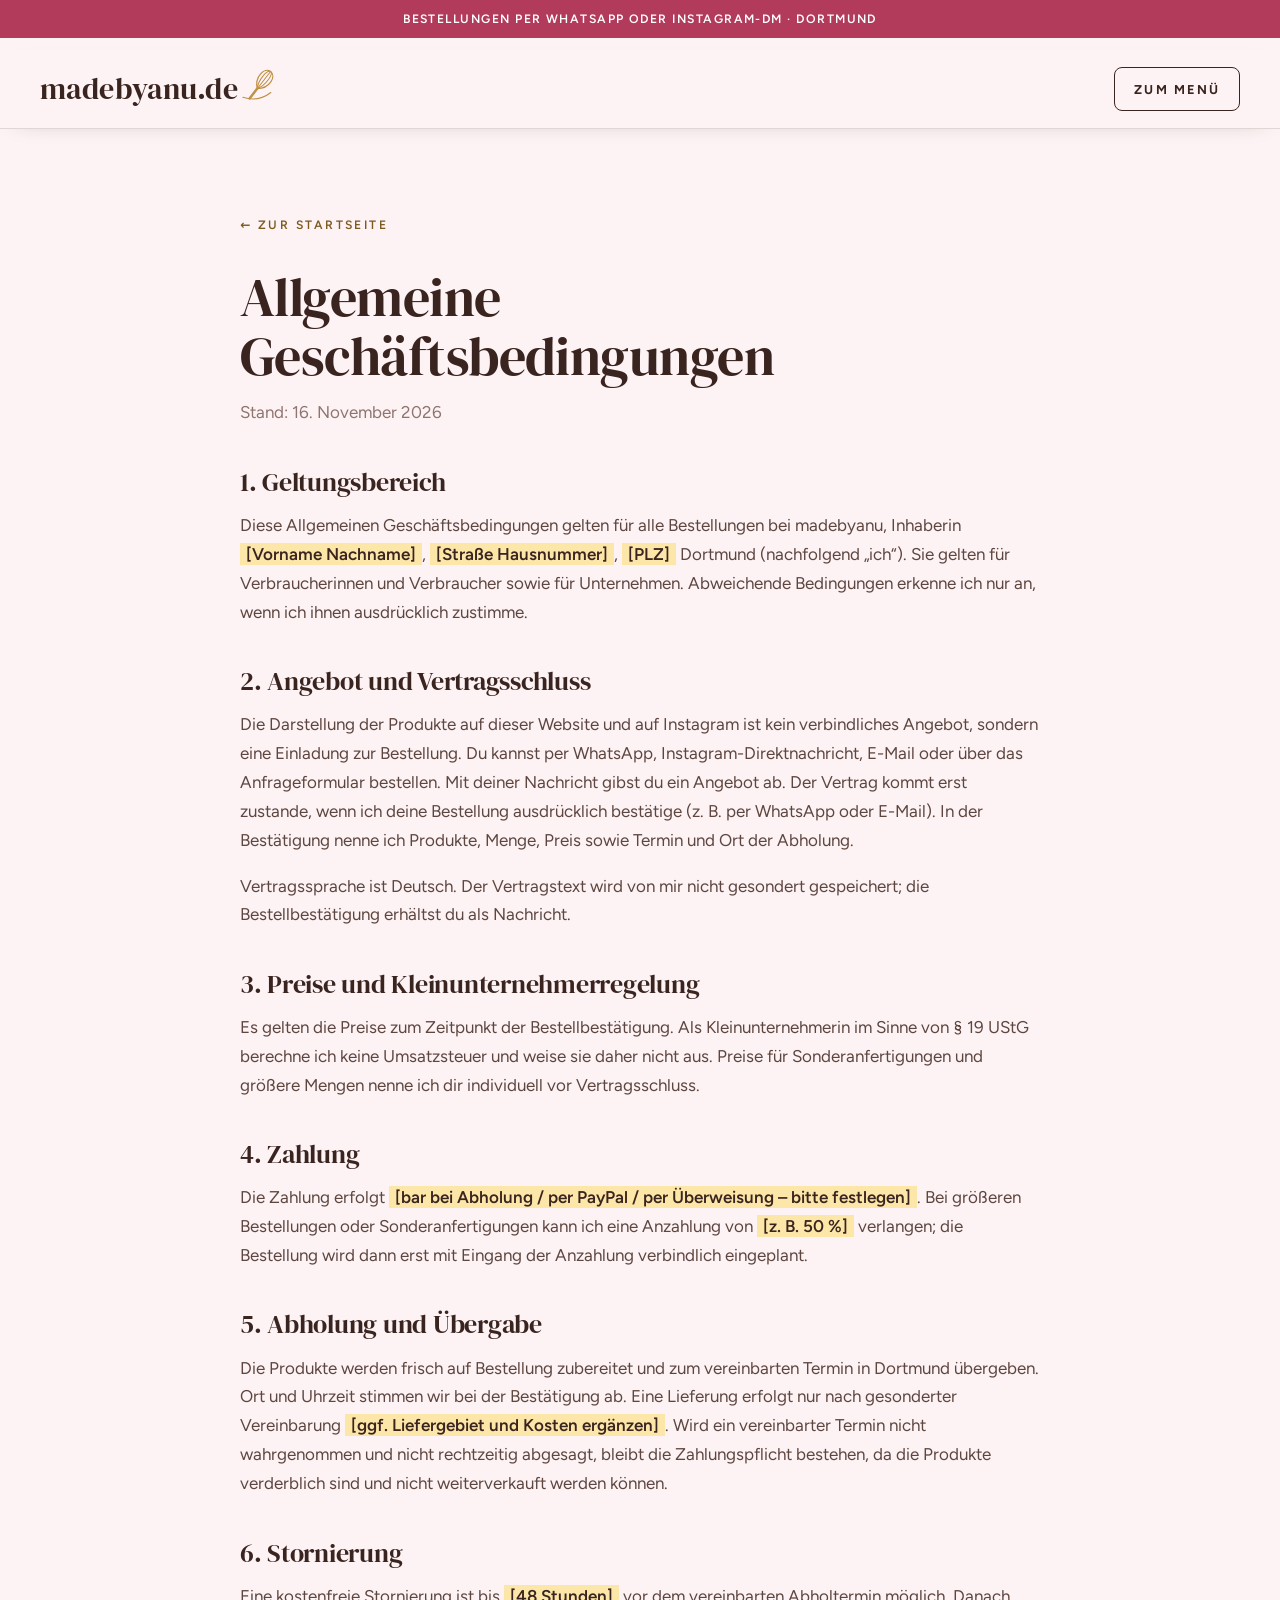
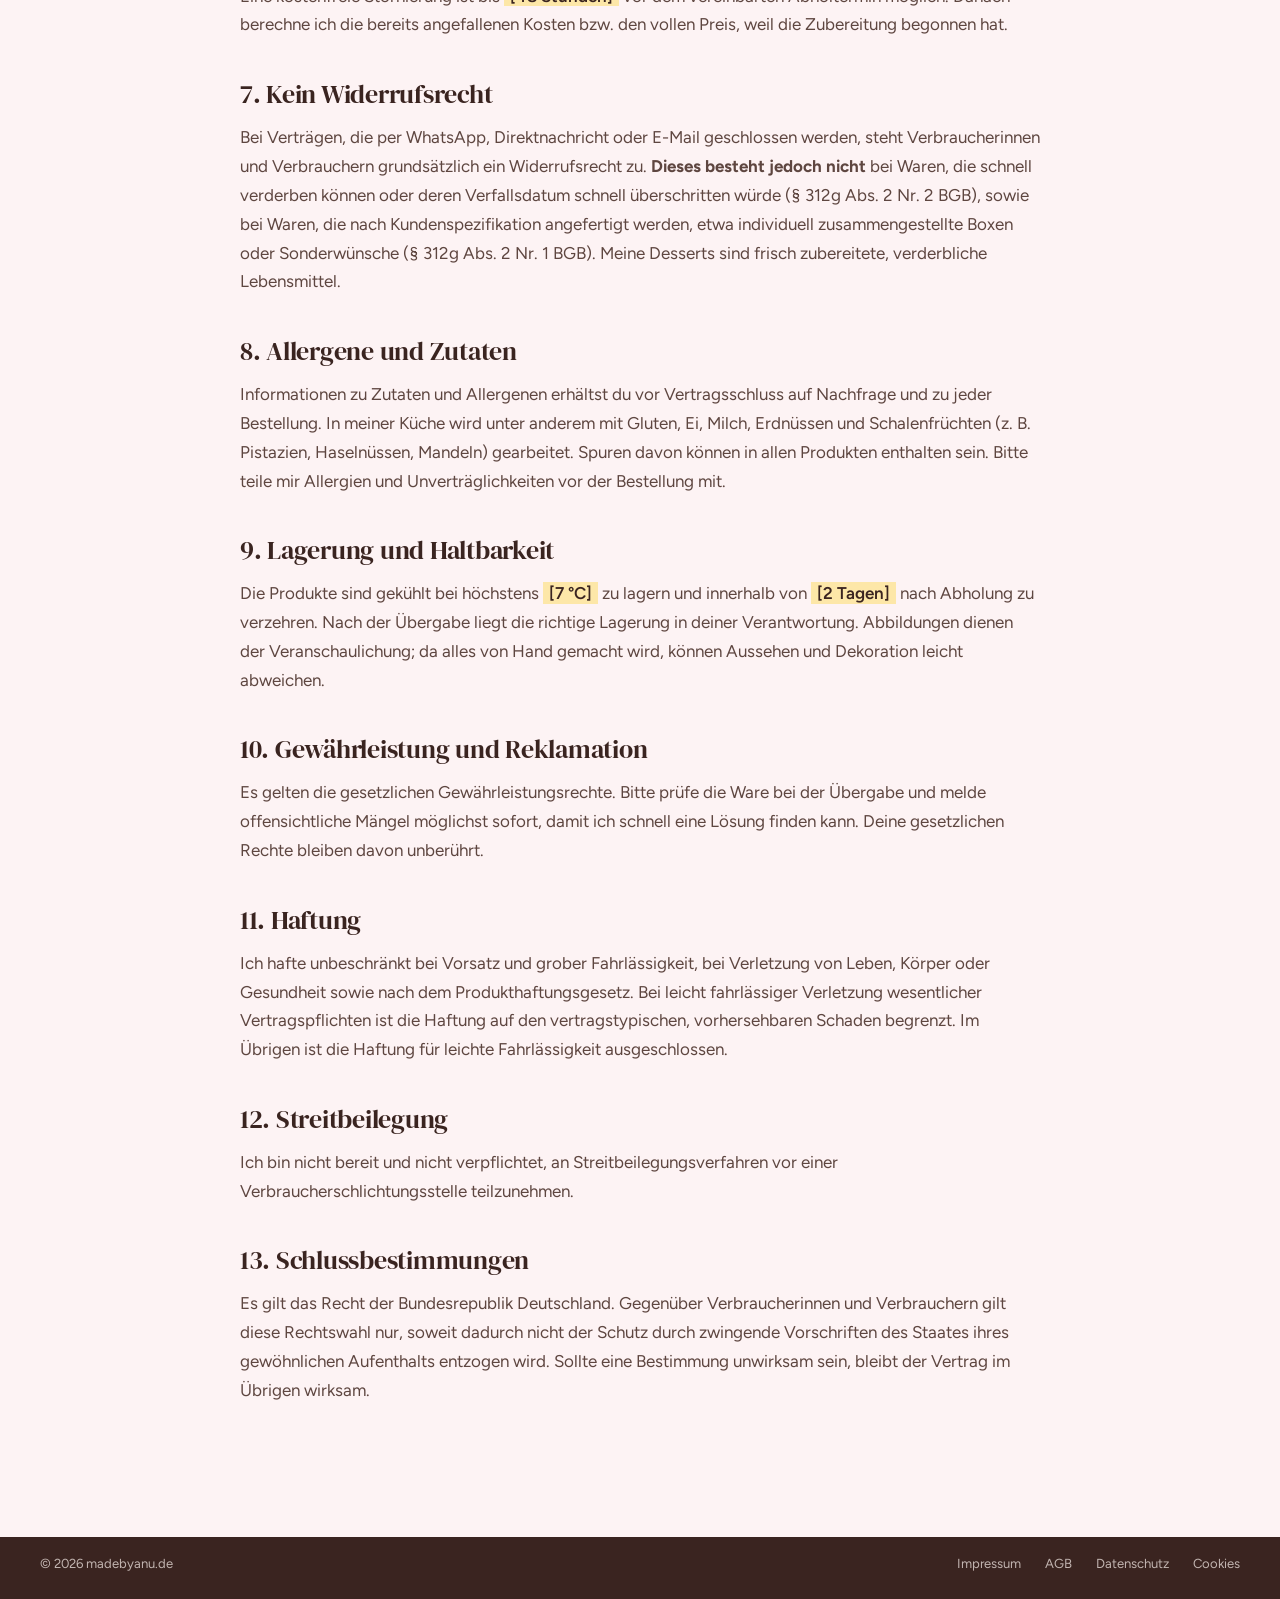
<file: agb.html>
<!doctype html>
<html lang="de">
<head>
  <meta charset="utf-8">
  <meta name="viewport" content="width=device-width, initial-scale=1">
  <title>Allgemeine Geschäftsbedingungen – madebyanu</title>
  <meta name="robots" content="noindex, follow">
  <link rel="icon" href="assets/img/favicon.svg" type="image/svg+xml">
  <link rel="stylesheet" href="assets/css/styles.css">
  <meta name="theme-color" content="#f5ece7">
</head>
<body>
<svg width="0" height="0" style="position:absolute" aria-hidden="true" focusable="false">
  <symbol id="i-whisk" viewBox="0 0 40 40"><g fill="none" stroke="currentColor" stroke-linecap="round" stroke-linejoin="round"><g transform="rotate(38 20 20)"><path d="M20 25V38" stroke-width="2.6"/><path d="M20 25C10 17 12 2.5 20 2.5S30 17 20 25Z" stroke-width="1.3"/><path d="M20 25C15 17 16 3.5 20 2.5S25 17 20 25Z" stroke-width="1.1"/><path d="M20 25V2.5" stroke-width="1"/></g><path d="M2 33c9 3 20 2 29-5" stroke-width="1.2"/></g></symbol>
</svg>
<a class="skip-link" href="#main">Zum Inhalt springen</a>
<p class="topbar">Bestellungen per WhatsApp oder Instagram-DM · Dortmund</p>
<header class="site-header is-scrolled">
  <div class="wrap nav">
    <a class="logo" href="index.html" aria-label="madebyanu.de – zur Startseite">madebyanu<span class="tld">.de</span><svg class="whisk" aria-hidden="true"><use href="#i-whisk"/></svg></a>
    <a class="btn btn--line nav-cta" href="index.html#menue">Zum Menü</a>
  </div>
</header>

<main id="main" class="legal">
  <div class="wrap">
    <a class="back-link" href="index.html">← Zur Startseite</a>
    <h1>Allgemeine Geschäftsbedingungen</h1>
    <p class="meta">Stand: 16. November 2026</p>

    <!-- Vorlage: bitte prüfen lassen und gelb markierte Stellen ausfüllen. -->
    <h2>1. Geltungsbereich</h2>
    <p>Diese Allgemeinen Geschäftsbedingungen gelten für alle Bestellungen bei madebyanu, Inhaberin <span class="placeholder">[Vorname Nachname]</span>,
      <span class="placeholder">[Straße Hausnummer]</span>, <span class="placeholder">[PLZ]</span> Dortmund (nachfolgend „ich“). Sie gelten für Verbraucherinnen und Verbraucher
      sowie für Unternehmen. Abweichende Bedingungen erkenne ich nur an, wenn ich ihnen ausdrücklich zustimme.</p>

    <h2>2. Angebot und Vertragsschluss</h2>
    <p>Die Darstellung der Produkte auf dieser Website und auf Instagram ist kein verbindliches Angebot, sondern eine Einladung zur Bestellung.
      Du kannst per WhatsApp, Instagram-Direktnachricht, E-Mail oder über das Anfrageformular bestellen. Mit deiner Nachricht gibst du ein
      Angebot ab. Der Vertrag kommt erst zustande, wenn ich deine Bestellung ausdrücklich bestätige (z. B. per WhatsApp oder E-Mail).
      In der Bestätigung nenne ich Produkte, Menge, Preis sowie Termin und Ort der Abholung.</p>
    <p>Vertragssprache ist Deutsch. Der Vertragstext wird von mir nicht gesondert gespeichert; die Bestellbestätigung erhältst du als Nachricht.</p>

    <h2>3. Preise und Kleinunternehmerregelung</h2>
    <p>Es gelten die Preise zum Zeitpunkt der Bestellbestätigung. Als Kleinunternehmerin im Sinne von § 19 UStG berechne ich keine Umsatzsteuer
      und weise sie daher nicht aus. Preise für Sonderanfertigungen und größere Mengen nenne ich dir individuell vor Vertragsschluss.</p>

    <h2>4. Zahlung</h2>
    <p>Die Zahlung erfolgt <span class="placeholder">[bar bei Abholung / per PayPal / per Überweisung – bitte festlegen]</span>. Bei größeren Bestellungen oder
      Sonderanfertigungen kann ich eine Anzahlung von <span class="placeholder">[z. B. 50 %]</span> verlangen; die Bestellung wird dann erst mit Eingang der Anzahlung verbindlich eingeplant.</p>

    <h2>5. Abholung und Übergabe</h2>
    <p>Die Produkte werden frisch auf Bestellung zubereitet und zum vereinbarten Termin in Dortmund übergeben. Ort und Uhrzeit stimmen wir
      bei der Bestätigung ab. Eine Lieferung erfolgt nur nach gesonderter Vereinbarung <span class="placeholder">[ggf. Liefergebiet und Kosten ergänzen]</span>.
      Wird ein vereinbarter Termin nicht wahrgenommen und nicht rechtzeitig abgesagt, bleibt die Zahlungspflicht bestehen, da die Produkte
      verderblich sind und nicht weiterverkauft werden können.</p>

    <h2>6. Stornierung</h2>
    <p>Eine kostenfreie Stornierung ist bis <span class="placeholder">[48 Stunden]</span> vor dem vereinbarten Abholtermin möglich. Danach berechne ich die bereits
      angefallenen Kosten bzw. den vollen Preis, weil die Zubereitung begonnen hat.</p>

    <h2>7. Kein Widerrufsrecht</h2>
    <p>Bei Verträgen, die per WhatsApp, Direktnachricht oder E-Mail geschlossen werden, steht Verbraucherinnen und Verbrauchern grundsätzlich
      ein Widerrufsrecht zu. <strong>Dieses besteht jedoch nicht</strong> bei Waren, die schnell verderben können oder deren Verfallsdatum
      schnell überschritten würde (§ 312g Abs. 2 Nr. 2 BGB), sowie bei Waren, die nach Kundenspezifikation angefertigt werden, etwa individuell
      zusammengestellte Boxen oder Sonderwünsche (§ 312g Abs. 2 Nr. 1 BGB). Meine Desserts sind frisch zubereitete, verderbliche Lebensmittel.</p>

    <h2>8. Allergene und Zutaten</h2>
    <p>Informationen zu Zutaten und Allergenen erhältst du vor Vertragsschluss auf Nachfrage und zu jeder Bestellung. In meiner Küche wird unter
      anderem mit Gluten, Ei, Milch, Erdnüssen und Schalenfrüchten (z. B. Pistazien, Haselnüssen, Mandeln) gearbeitet. Spuren davon können in allen
      Produkten enthalten sein. Bitte teile mir Allergien und Unverträglichkeiten vor der Bestellung mit.</p>

    <h2>9. Lagerung und Haltbarkeit</h2>
    <p>Die Produkte sind gekühlt bei höchstens <span class="placeholder">[7 °C]</span> zu lagern und innerhalb von <span class="placeholder">[2 Tagen]</span> nach Abholung zu verzehren.
      Nach der Übergabe liegt die richtige Lagerung in deiner Verantwortung. Abbildungen dienen der Veranschaulichung; da alles von Hand gemacht
      wird, können Aussehen und Dekoration leicht abweichen.</p>

    <h2>10. Gewährleistung und Reklamation</h2>
    <p>Es gelten die gesetzlichen Gewährleistungsrechte. Bitte prüfe die Ware bei der Übergabe und melde offensichtliche Mängel möglichst sofort,
      damit ich schnell eine Lösung finden kann. Deine gesetzlichen Rechte bleiben davon unberührt.</p>

    <h2>11. Haftung</h2>
    <p>Ich hafte unbeschränkt bei Vorsatz und grober Fahrlässigkeit, bei Verletzung von Leben, Körper oder Gesundheit sowie nach dem
      Produkthaftungsgesetz. Bei leicht fahrlässiger Verletzung wesentlicher Vertragspflichten ist die Haftung auf den vertragstypischen,
      vorhersehbaren Schaden begrenzt. Im Übrigen ist die Haftung für leichte Fahrlässigkeit ausgeschlossen.</p>

    <h2>12. Streitbeilegung</h2>
    <p>Ich bin nicht bereit und nicht verpflichtet, an Streitbeilegungsverfahren vor einer Verbraucherschlichtungsstelle teilzunehmen.</p>

    <h2>13. Schlussbestimmungen</h2>
    <p>Es gilt das Recht der Bundesrepublik Deutschland. Gegenüber Verbraucherinnen und Verbrauchern gilt diese Rechtswahl nur, soweit dadurch
      nicht der Schutz durch zwingende Vorschriften des Staates ihres gewöhnlichen Aufenthalts entzogen wird. Sollte eine Bestimmung unwirksam sein,
      bleibt der Vertrag im Übrigen wirksam.</p>

  </div>
</main>

<footer class="site-footer" style="padding-top:1rem">
  <div class="wrap footer-bottom" style="padding-top:0">
    <p style="margin:0">© 2026 madebyanu.de</p>
    <nav aria-label="Rechtliches"><ul><li><a href="impressum.html">Impressum</a></li><li><a href="agb.html" aria-current="page">AGB</a></li><li><a href="datenschutz.html">Datenschutz</a></li><li><a href="cookies.html">Cookies</a></li></ul></nav>
  </div>
</footer>
</body>
</html>
</file>
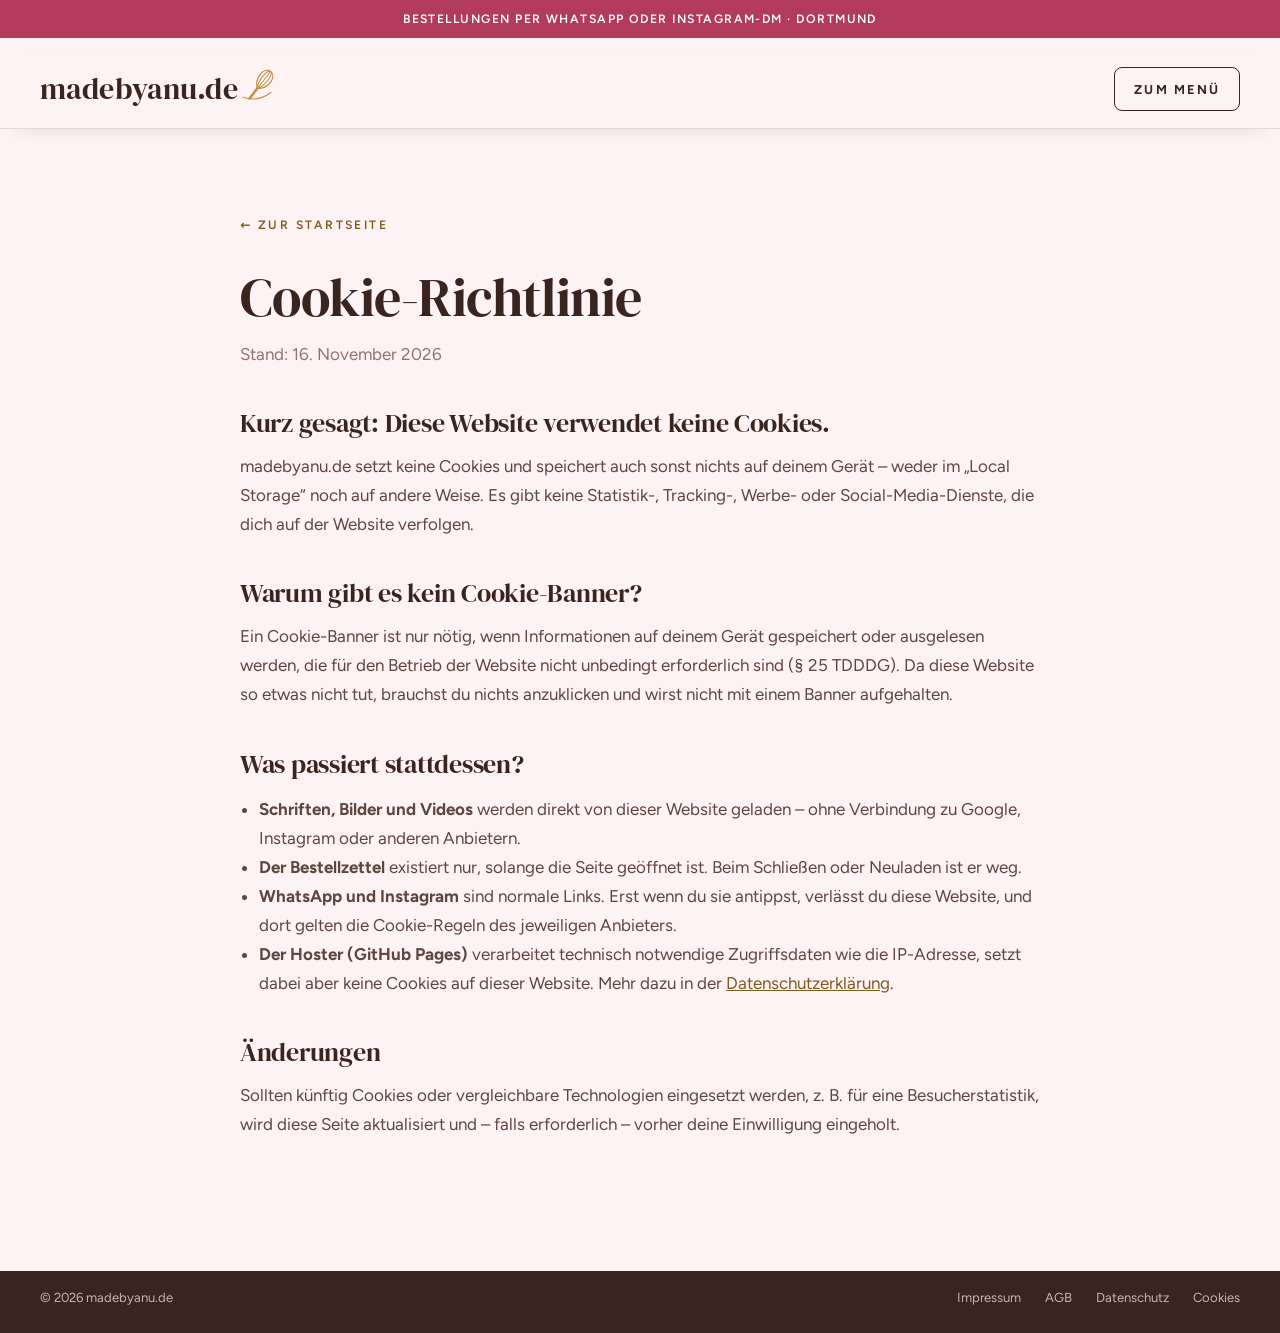
<file: cookies.html>
<!doctype html>
<html lang="de">
<head>
  <meta charset="utf-8">
  <meta name="viewport" content="width=device-width, initial-scale=1">
  <title>Cookie-Richtlinie – madebyanu</title>
  <meta name="robots" content="noindex, follow">
  <link rel="icon" href="assets/img/favicon.svg" type="image/svg+xml">
  <link rel="stylesheet" href="assets/css/styles.css">
  <meta name="theme-color" content="#f5ece7">
</head>
<body>
<svg width="0" height="0" style="position:absolute" aria-hidden="true" focusable="false">
  <symbol id="i-whisk" viewBox="0 0 40 40"><g fill="none" stroke="currentColor" stroke-linecap="round" stroke-linejoin="round"><g transform="rotate(38 20 20)"><path d="M20 25V38" stroke-width="2.6"/><path d="M20 25C10 17 12 2.5 20 2.5S30 17 20 25Z" stroke-width="1.3"/><path d="M20 25C15 17 16 3.5 20 2.5S25 17 20 25Z" stroke-width="1.1"/><path d="M20 25V2.5" stroke-width="1"/></g><path d="M2 33c9 3 20 2 29-5" stroke-width="1.2"/></g></symbol>
</svg>
<a class="skip-link" href="#main">Zum Inhalt springen</a>
<p class="topbar">Bestellungen per WhatsApp oder Instagram-DM · Dortmund</p>
<header class="site-header is-scrolled">
  <div class="wrap nav">
    <a class="logo" href="index.html" aria-label="madebyanu.de – zur Startseite">madebyanu<span class="tld">.de</span><svg class="whisk" aria-hidden="true"><use href="#i-whisk"/></svg></a>
    <a class="btn btn--line nav-cta" href="index.html#menue">Zum Menü</a>
  </div>
</header>

<main id="main" class="legal">
  <div class="wrap">
    <a class="back-link" href="index.html">← Zur Startseite</a>
    <h1>Cookie-Richtlinie</h1>
    <p class="meta">Stand: 16. November 2026</p>

    <h2>Kurz gesagt: Diese Website verwendet keine Cookies.</h2>
    <p>madebyanu.de setzt keine Cookies und speichert auch sonst nichts auf deinem Gerät – weder im „Local Storage“ noch auf andere Weise.
      Es gibt keine Statistik-, Tracking-, Werbe- oder Social-Media-Dienste, die dich auf der Website verfolgen.</p>

    <h2>Warum gibt es kein Cookie-Banner?</h2>
    <p>Ein Cookie-Banner ist nur nötig, wenn Informationen auf deinem Gerät gespeichert oder ausgelesen werden, die für den Betrieb der Website
      nicht unbedingt erforderlich sind (§ 25 TDDDG). Da diese Website so etwas nicht tut, brauchst du nichts anzuklicken und wirst nicht mit
      einem Banner aufgehalten.</p>

    <h2>Was passiert stattdessen?</h2>
    <ul>
      <li><strong>Schriften, Bilder und Videos</strong> werden direkt von dieser Website geladen – ohne Verbindung zu Google, Instagram oder anderen Anbietern.</li>
      <li><strong>Der Bestellzettel</strong> existiert nur, solange die Seite geöffnet ist. Beim Schließen oder Neuladen ist er weg.</li>
      <li><strong>WhatsApp und Instagram</strong> sind normale Links. Erst wenn du sie antippst, verlässt du diese Website, und dort gelten die Cookie-Regeln des jeweiligen Anbieters.</li>
      <li><strong>Der Hoster (GitHub Pages)</strong> verarbeitet technisch notwendige Zugriffsdaten wie die IP-Adresse, setzt dabei aber keine Cookies auf dieser Website. Mehr dazu in der <a href="datenschutz.html">Datenschutzerklärung</a>.</li>
    </ul>

    <h2>Änderungen</h2>
    <p>Sollten künftig Cookies oder vergleichbare Technologien eingesetzt werden, z. B. für eine Besucherstatistik, wird diese Seite aktualisiert
      und – falls erforderlich – vorher deine Einwilligung eingeholt.</p>

  </div>
</main>

<footer class="site-footer" style="padding-top:1rem">
  <div class="wrap footer-bottom" style="padding-top:0">
    <p style="margin:0">© 2026 madebyanu.de</p>
    <nav aria-label="Rechtliches"><ul><li><a href="impressum.html">Impressum</a></li><li><a href="agb.html">AGB</a></li><li><a href="datenschutz.html">Datenschutz</a></li><li><a href="cookies.html" aria-current="page">Cookies</a></li></ul></nav>
  </div>
</footer>
</body>
</html>
</file>
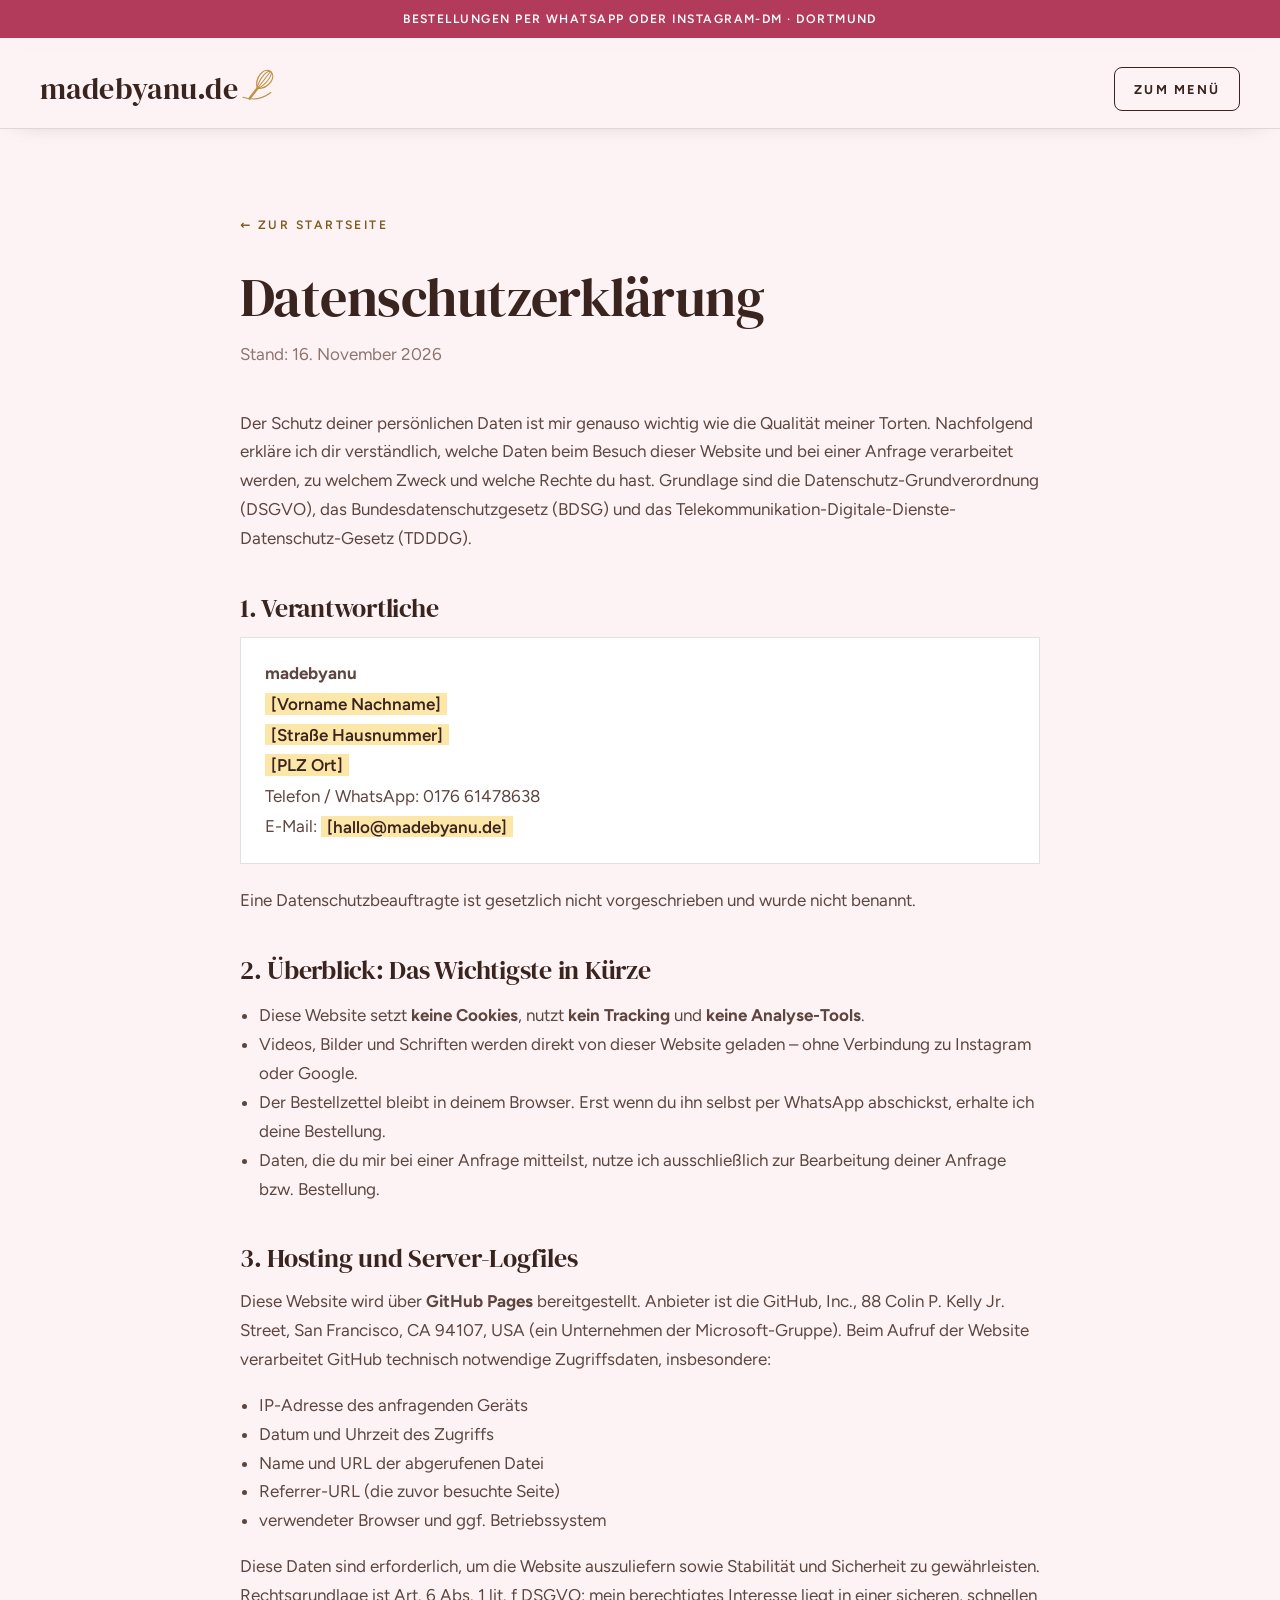
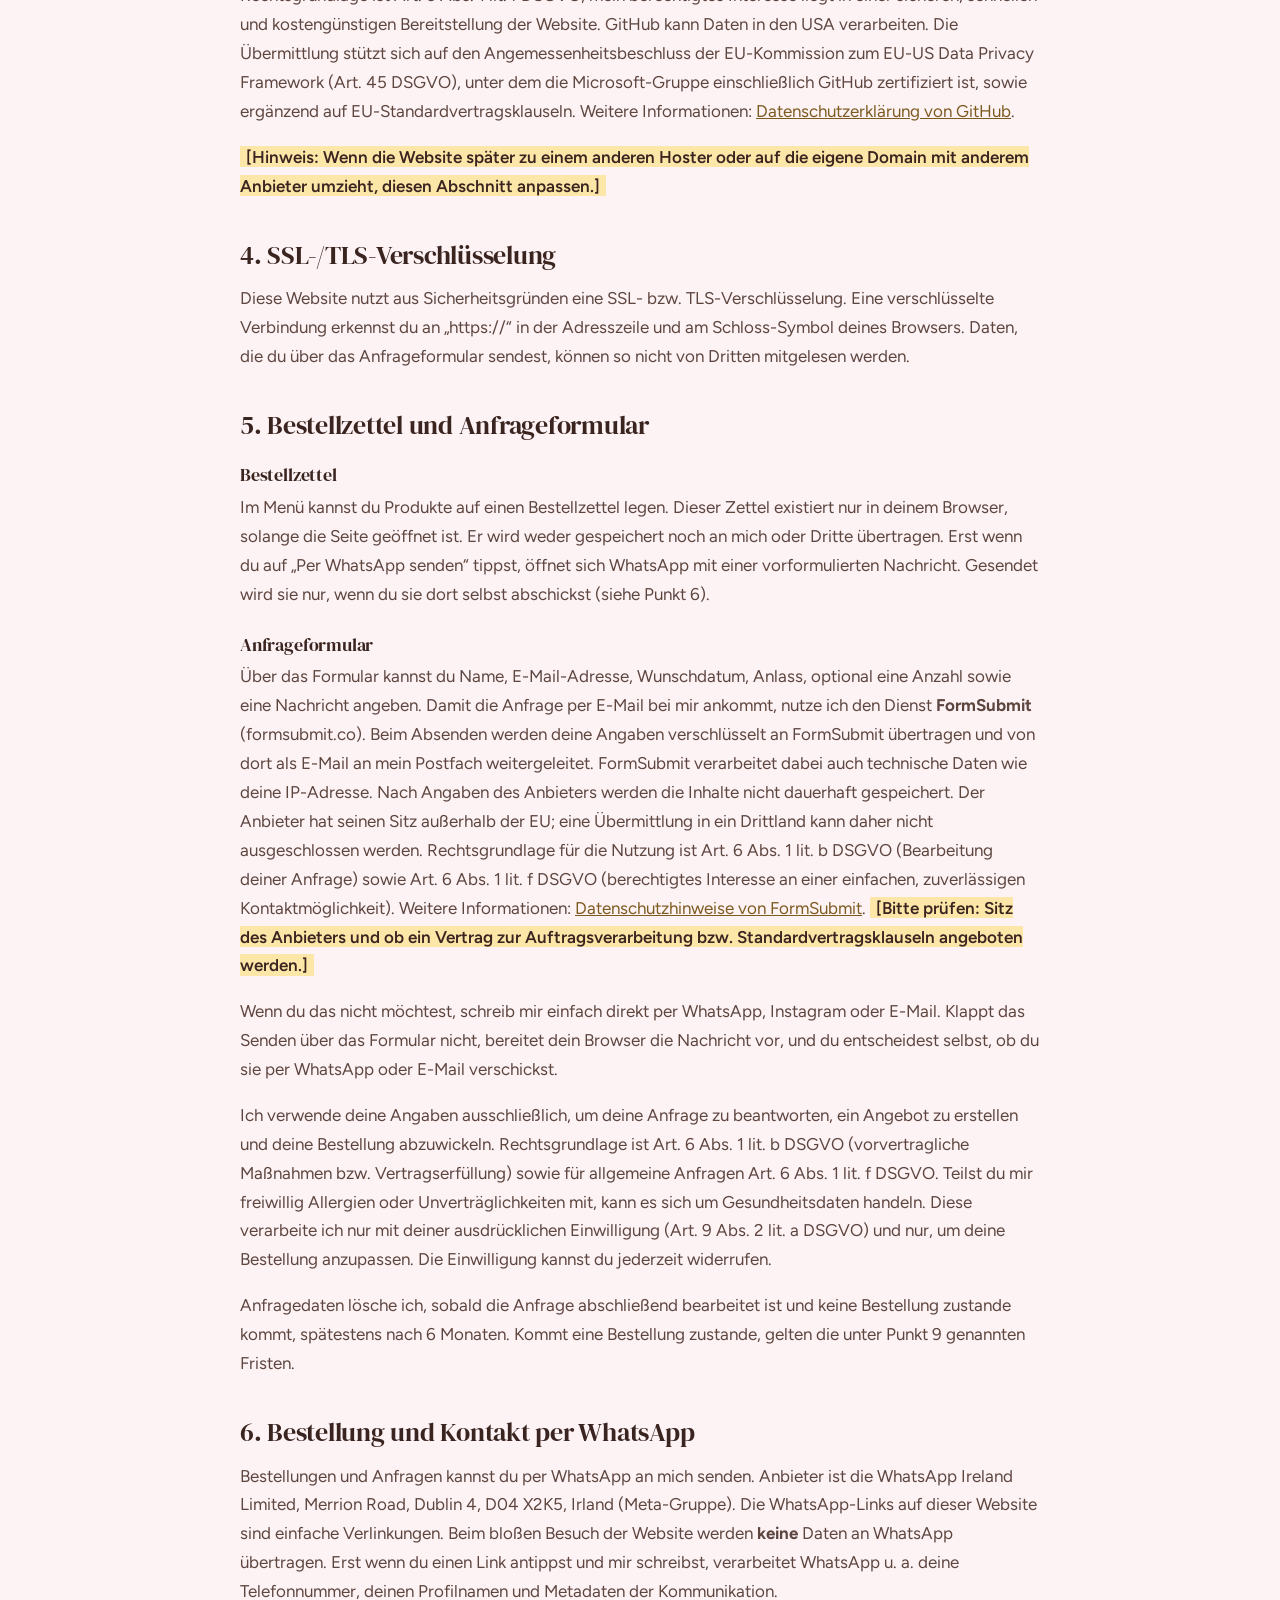
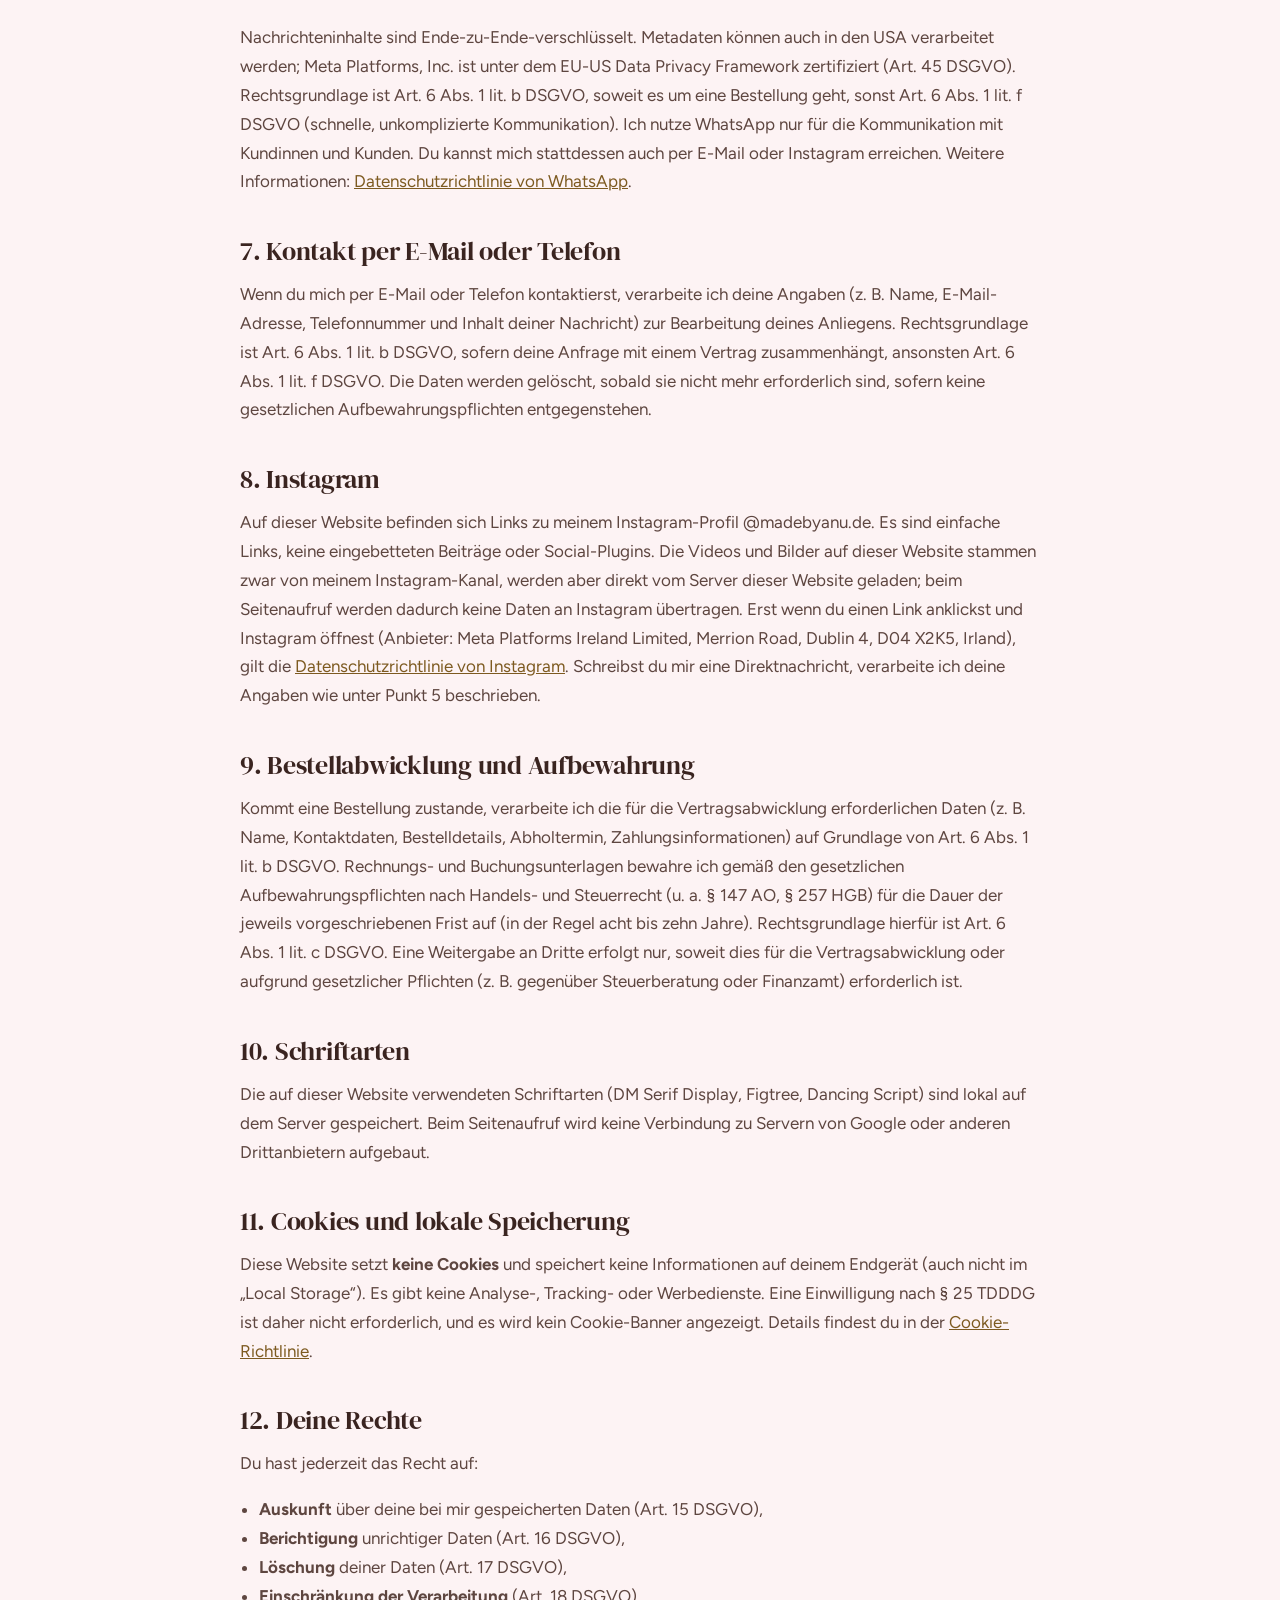
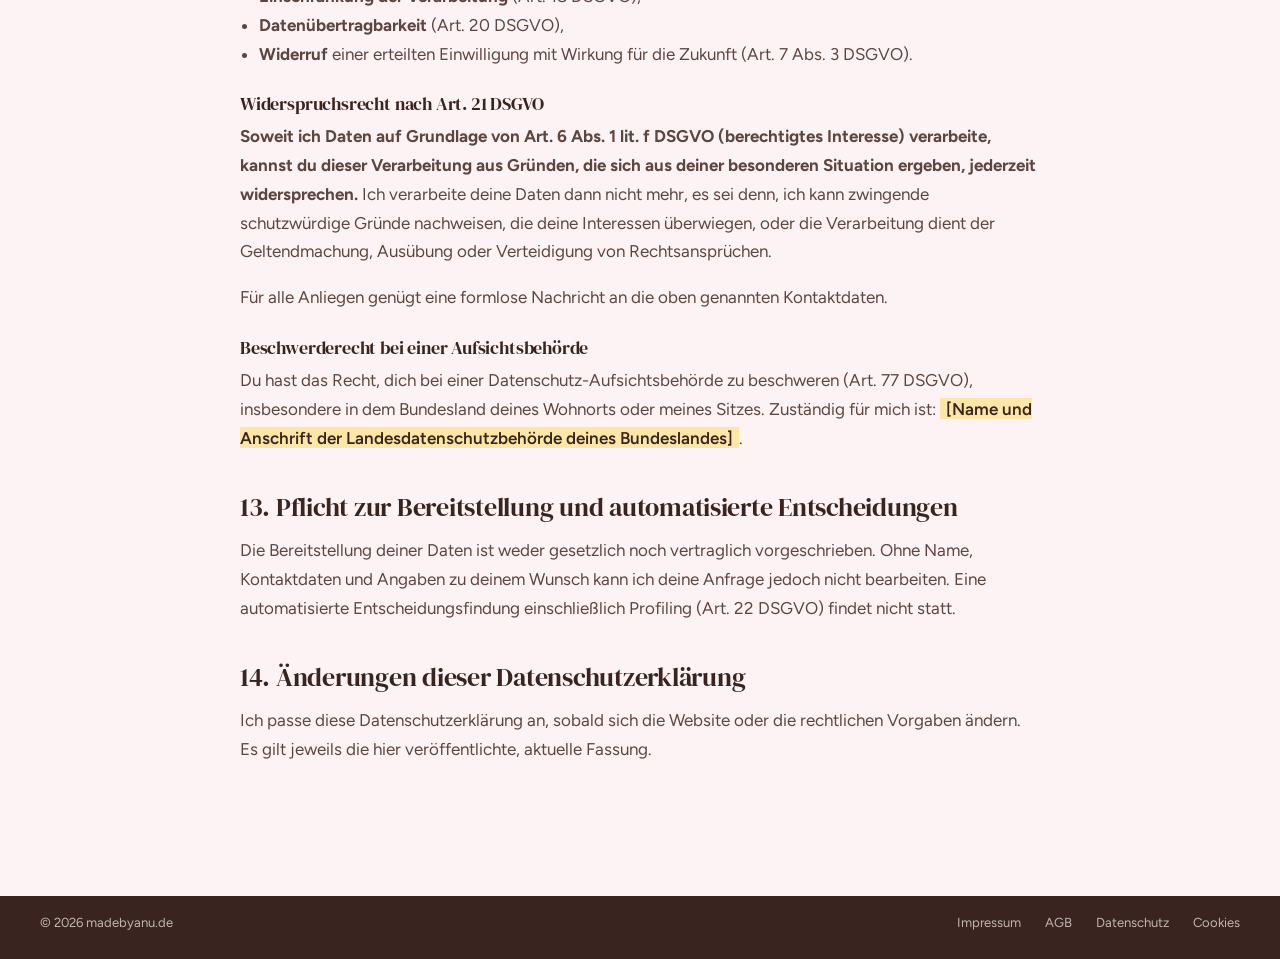
<file: datenschutz.html>
<!doctype html>
<html lang="de">
<head>
  <meta charset="utf-8">
  <meta name="viewport" content="width=device-width, initial-scale=1">
  <title>Datenschutzerklärung – madebyanu</title>
  <meta name="robots" content="noindex, follow">
  <link rel="icon" href="assets/img/favicon.svg" type="image/svg+xml">
  <link rel="stylesheet" href="assets/css/styles.css">
  <meta name="theme-color" content="#f5ece7">
</head>
<body>
<svg width="0" height="0" style="position:absolute" aria-hidden="true" focusable="false">
  <symbol id="i-whisk" viewBox="0 0 40 40"><g fill="none" stroke="currentColor" stroke-linecap="round" stroke-linejoin="round"><g transform="rotate(38 20 20)"><path d="M20 25V38" stroke-width="2.6"/><path d="M20 25C10 17 12 2.5 20 2.5S30 17 20 25Z" stroke-width="1.3"/><path d="M20 25C15 17 16 3.5 20 2.5S25 17 20 25Z" stroke-width="1.1"/><path d="M20 25V2.5" stroke-width="1"/></g><path d="M2 33c9 3 20 2 29-5" stroke-width="1.2"/></g></symbol>
</svg>
<a class="skip-link" href="#main">Zum Inhalt springen</a>
<p class="topbar">Bestellungen per WhatsApp oder Instagram-DM · Dortmund</p>
<header class="site-header is-scrolled">
  <div class="wrap nav">
    <a class="logo" href="index.html" aria-label="madebyanu.de – zur Startseite">madebyanu<span class="tld">.de</span><svg class="whisk" aria-hidden="true"><use href="#i-whisk"/></svg></a>
    <a class="btn btn--line nav-cta" href="index.html#menue">Zum Menü</a>
  </div>
</header>

<main id="main" class="legal">
  <div class="wrap">
    <a class="back-link" href="index.html">← Zur Startseite</a>
    <h1>Datenschutz&shy;erklärung</h1>
    <p class="meta">Stand: 16. November 2026</p>

    <p>
      Der Schutz deiner persönlichen Daten ist mir genauso wichtig wie die Qualität meiner Torten. Nachfolgend erkläre ich
      dir verständlich, welche Daten beim Besuch dieser Website und bei einer Anfrage verarbeitet werden, zu welchem Zweck
      und welche Rechte du hast. Grundlage sind die Datenschutz-Grundverordnung (DSGVO), das Bundesdatenschutzgesetz (BDSG)
      und das Telekommunikation-Digitale-Dienste-Datenschutz-Gesetz (TDDDG).
    </p>

    <h2>1. Verantwortliche</h2>
    <address>
      <strong>madebyanu</strong><br>
      <span class="placeholder">[Vorname Nachname]</span><br>
      <span class="placeholder">[Straße Hausnummer]</span><br>
      <span class="placeholder">[PLZ Ort]</span><br>
      Telefon / WhatsApp: 0176 61478638<br>
      E-Mail: <span class="placeholder">[hallo@madebyanu.de]</span>
    </address>
    <p>Eine Datenschutzbeauftragte ist gesetzlich nicht vorgeschrieben und wurde nicht benannt.</p>

    <h2>2. Überblick: Das Wichtigste in Kürze</h2>
    <ul>
      <li>Diese Website setzt <strong>keine Cookies</strong>, nutzt <strong>kein Tracking</strong> und <strong>keine Analyse-Tools</strong>.</li>
      <li>Videos, Bilder und Schriften werden direkt von dieser Website geladen – ohne Verbindung zu Instagram oder Google.</li>
      <li>Der Bestellzettel bleibt in deinem Browser. Erst wenn du ihn selbst per WhatsApp abschickst, erhalte ich deine Bestellung.</li>
            <li>Daten, die du mir bei einer Anfrage mitteilst, nutze ich ausschließlich zur Bearbeitung deiner Anfrage bzw. Bestellung.</li>
    </ul>

    <h2>3. Hosting und Server-Logfiles</h2>
    <p>
      Diese Website wird über <strong>GitHub Pages</strong> bereitgestellt. Anbieter ist die GitHub, Inc., 88 Colin P. Kelly Jr. Street,
      San Francisco, CA 94107, USA (ein Unternehmen der Microsoft-Gruppe). Beim Aufruf der Website verarbeitet GitHub technisch
      notwendige Zugriffsdaten, insbesondere:
    </p>
    <ul>
      <li>IP-Adresse des anfragenden Geräts</li>
      <li>Datum und Uhrzeit des Zugriffs</li>
      <li>Name und URL der abgerufenen Datei</li>
      <li>Referrer-URL (die zuvor besuchte Seite)</li>
      <li>verwendeter Browser und ggf. Betriebssystem</li>
    </ul>
    <p>
      Diese Daten sind erforderlich, um die Website auszuliefern sowie Stabilität und Sicherheit zu gewährleisten.
      Rechtsgrundlage ist Art. 6 Abs. 1 lit. f DSGVO; mein berechtigtes Interesse liegt in einer sicheren, schnellen und
      kostengünstigen Bereitstellung der Website. GitHub kann Daten in den USA verarbeiten. Die Übermittlung stützt sich auf den
      Angemessenheitsbeschluss der EU-Kommission zum EU-US Data Privacy Framework (Art. 45 DSGVO), unter dem die Microsoft-Gruppe
      einschließlich GitHub zertifiziert ist, sowie ergänzend auf EU-Standardvertragsklauseln. Weitere Informationen:
      <a href="https://docs.github.com/de/site-policy/privacy-policies/github-general-privacy-statement" target="_blank" rel="noopener">Datenschutzerklärung von GitHub</a>.
    </p>
    <p><span class="placeholder">[Hinweis: Wenn die Website später zu einem anderen Hoster oder auf die eigene Domain mit anderem Anbieter umzieht, diesen Abschnitt anpassen.]</span></p>

    <h2>4. SSL-/TLS-Verschlüsselung</h2>
    <p>
      Diese Website nutzt aus Sicherheitsgründen eine SSL- bzw. TLS-Verschlüsselung. Eine verschlüsselte Verbindung erkennst
      du an „https://“ in der Adresszeile und am Schloss-Symbol deines Browsers. Daten, die du über das Anfrageformular
      sendest, können so nicht von Dritten mitgelesen werden.
    </p>

    <h2>5. Bestellzettel und Anfrageformular</h2>
    <h3>Bestellzettel</h3>
    <p>
      Im Menü kannst du Produkte auf einen Bestellzettel legen. Dieser Zettel existiert nur in deinem Browser, solange die Seite
      geöffnet ist. Er wird weder gespeichert noch an mich oder Dritte übertragen. Erst wenn du auf „Per WhatsApp senden“ tippst,
      öffnet sich WhatsApp mit einer vorformulierten Nachricht. Gesendet wird sie nur, wenn du sie dort selbst abschickst (siehe Punkt 6).
    </p>
    <h3>Anfrageformular</h3>
    <p>
      Über das Formular kannst du Name, E-Mail-Adresse, Wunschdatum, Anlass, optional eine Anzahl sowie eine Nachricht angeben.
      Damit die Anfrage per E-Mail bei mir ankommt, nutze ich den Dienst <strong>FormSubmit</strong> (formsubmit.co).
      Beim Absenden werden deine Angaben verschlüsselt an FormSubmit übertragen und von dort als E-Mail an mein Postfach weitergeleitet.
      FormSubmit verarbeitet dabei auch technische Daten wie deine IP-Adresse. Nach Angaben des Anbieters werden die Inhalte nicht
      dauerhaft gespeichert. Der Anbieter hat seinen Sitz außerhalb der EU; eine Übermittlung in ein Drittland kann daher nicht ausgeschlossen
      werden. Rechtsgrundlage für die Nutzung ist Art. 6 Abs. 1 lit. b DSGVO (Bearbeitung deiner Anfrage) sowie Art. 6 Abs. 1 lit. f DSGVO
      (berechtigtes Interesse an einer einfachen, zuverlässigen Kontaktmöglichkeit). Weitere Informationen:
      <a href="https://formsubmit.co/privacy.pdf" target="_blank" rel="noopener">Datenschutzhinweise von FormSubmit</a>.
      <span class="placeholder">[Bitte prüfen: Sitz des Anbieters und ob ein Vertrag zur Auftragsverarbeitung bzw. Standardvertragsklauseln angeboten werden.]</span>
    </p>
    <p>
      Wenn du das nicht möchtest, schreib mir einfach direkt per WhatsApp, Instagram oder E-Mail. Klappt das Senden über das Formular nicht,
      bereitet dein Browser die Nachricht vor, und du entscheidest selbst, ob du sie per WhatsApp oder E-Mail verschickst.
    </p>
    <p>
      Ich verwende deine Angaben ausschließlich, um deine Anfrage zu beantworten, ein Angebot zu erstellen und deine Bestellung abzuwickeln.
      Rechtsgrundlage ist Art. 6 Abs. 1 lit. b DSGVO (vorvertragliche Maßnahmen bzw. Vertragserfüllung) sowie für allgemeine Anfragen
      Art. 6 Abs. 1 lit. f DSGVO. Teilst du mir freiwillig Allergien oder Unverträglichkeiten mit, kann es sich um Gesundheitsdaten handeln.
      Diese verarbeite ich nur mit deiner ausdrücklichen Einwilligung (Art. 9 Abs. 2 lit. a DSGVO) und nur, um deine Bestellung anzupassen.
      Die Einwilligung kannst du jederzeit widerrufen.
    </p>
    <p>
      Anfragedaten lösche ich, sobald die Anfrage abschließend bearbeitet ist und keine Bestellung zustande kommt, spätestens nach 6 Monaten.
      Kommt eine Bestellung zustande, gelten die unter Punkt 9 genannten Fristen.
    </p>

    <h2>6. Bestellung und Kontakt per WhatsApp</h2>
    <p>
      Bestellungen und Anfragen kannst du per WhatsApp an mich senden. Anbieter ist die WhatsApp Ireland Limited, Merrion Road,
      Dublin 4, D04 X2K5, Irland (Meta-Gruppe). Die WhatsApp-Links auf dieser Website sind einfache Verlinkungen. Beim bloßen Besuch der
      Website werden <strong>keine</strong> Daten an WhatsApp übertragen. Erst wenn du einen Link antippst und mir schreibst, verarbeitet
      WhatsApp u. a. deine Telefonnummer, deinen Profilnamen und Metadaten der Kommunikation.
    </p>
    <p>
      Nachrichteninhalte sind Ende-zu-Ende-verschlüsselt. Metadaten können auch in den USA verarbeitet werden; Meta Platforms, Inc. ist unter
      dem EU-US Data Privacy Framework zertifiziert (Art. 45 DSGVO). Rechtsgrundlage ist Art. 6 Abs. 1 lit. b DSGVO, soweit es um eine
      Bestellung geht, sonst Art. 6 Abs. 1 lit. f DSGVO (schnelle, unkomplizierte Kommunikation). Ich nutze WhatsApp nur für die Kommunikation
      mit Kundinnen und Kunden. Du kannst mich stattdessen auch per E-Mail oder Instagram erreichen.
      Weitere Informationen: <a href="https://www.whatsapp.com/legal/privacy-policy-eea" target="_blank" rel="noopener">Datenschutzrichtlinie von WhatsApp</a>.
    </p>

    <h2>7. Kontakt per E-Mail oder Telefon</h2>
    <p>
      Wenn du mich per E-Mail oder Telefon kontaktierst, verarbeite ich deine Angaben (z. B. Name, E-Mail-Adresse,
      Telefonnummer und Inhalt deiner Nachricht) zur Bearbeitung deines Anliegens. Rechtsgrundlage ist Art. 6 Abs. 1 lit. b DSGVO,
      sofern deine Anfrage mit einem Vertrag zusammenhängt, ansonsten Art. 6 Abs. 1 lit. f DSGVO. Die Daten werden gelöscht,
      sobald sie nicht mehr erforderlich sind, sofern keine gesetzlichen Aufbewahrungspflichten entgegenstehen.
    </p>

    <h2>8. Instagram</h2>
    <p>
      Auf dieser Website befinden sich Links zu meinem Instagram-Profil @madebyanu.de. Es sind einfache Links, keine eingebetteten Beiträge
      oder Social-Plugins. Die Videos und Bilder auf dieser Website stammen zwar von meinem Instagram-Kanal, werden aber direkt vom Server
      dieser Website geladen; beim Seitenaufruf werden dadurch keine Daten an Instagram übertragen. Erst wenn du einen Link anklickst und
      Instagram öffnest (Anbieter: Meta Platforms Ireland Limited, Merrion Road, Dublin 4, D04 X2K5, Irland), gilt die
      <a href="https://privacycenter.instagram.com/policy" target="_blank" rel="noopener">Datenschutzrichtlinie von Instagram</a>.
      Schreibst du mir eine Direktnachricht, verarbeite ich deine Angaben wie unter Punkt 5 beschrieben.
    </p>

    <h2>9. Bestellabwicklung und Aufbewahrung</h2>
    <p>
      Kommt eine Bestellung zustande, verarbeite ich die für die Vertragsabwicklung erforderlichen Daten (z. B. Name,
      Kontaktdaten, Bestelldetails, Abholtermin, Zahlungsinformationen) auf Grundlage von Art. 6 Abs. 1 lit. b DSGVO.
      Rechnungs- und Buchungsunterlagen bewahre ich gemäß den gesetzlichen Aufbewahrungspflichten nach Handels- und Steuerrecht
      (u. a. § 147 AO, § 257 HGB) für die Dauer der jeweils vorgeschriebenen Frist auf (in der Regel acht bis zehn Jahre).
      Rechtsgrundlage hierfür ist Art. 6 Abs. 1 lit. c DSGVO. Eine Weitergabe an Dritte erfolgt nur, soweit dies für die
      Vertragsabwicklung oder aufgrund gesetzlicher Pflichten (z. B. gegenüber Steuerberatung oder Finanzamt) erforderlich ist.
    </p>

    <h2>10. Schriftarten</h2>
    <p>
      Die auf dieser Website verwendeten Schriftarten (DM Serif Display, Figtree, Dancing Script) sind lokal auf dem Server gespeichert.
      Beim Seitenaufruf wird keine Verbindung zu Servern von Google oder anderen Drittanbietern aufgebaut.
    </p>

    <h2>11. Cookies und lokale Speicherung</h2>
    <p>
      Diese Website setzt <strong>keine Cookies</strong> und speichert keine Informationen auf deinem Endgerät (auch nicht im
      „Local Storage“). Es gibt keine Analyse-, Tracking- oder Werbedienste. Eine Einwilligung nach § 25 TDDDG ist daher nicht
      erforderlich, und es wird kein Cookie-Banner angezeigt. Details findest du in der <a href="cookies.html">Cookie-Richtlinie</a>.
    </p>

    <h2>12. Deine Rechte</h2>
    <p>Du hast jederzeit das Recht auf:</p>
    <ul>
      <li><strong>Auskunft</strong> über deine bei mir gespeicherten Daten (Art. 15 DSGVO),</li>
      <li><strong>Berichtigung</strong> unrichtiger Daten (Art. 16 DSGVO),</li>
      <li><strong>Löschung</strong> deiner Daten (Art. 17 DSGVO),</li>
      <li><strong>Einschränkung der Verarbeitung</strong> (Art. 18 DSGVO),</li>
      <li><strong>Datenübertragbarkeit</strong> (Art. 20 DSGVO),</li>
      <li><strong>Widerruf</strong> einer erteilten Einwilligung mit Wirkung für die Zukunft (Art. 7 Abs. 3 DSGVO).</li>
    </ul>
    <h3>Widerspruchsrecht nach Art. 21 DSGVO</h3>
    <p>
      <strong>Soweit ich Daten auf Grundlage von Art. 6 Abs. 1 lit. f DSGVO (berechtigtes Interesse) verarbeite, kannst du
      dieser Verarbeitung aus Gründen, die sich aus deiner besonderen Situation ergeben, jederzeit widersprechen.</strong>
      Ich verarbeite deine Daten dann nicht mehr, es sei denn, ich kann zwingende schutzwürdige Gründe nachweisen, die deine
      Interessen überwiegen, oder die Verarbeitung dient der Geltendmachung, Ausübung oder Verteidigung von Rechtsansprüchen.
    </p>
    <p>Für alle Anliegen genügt eine formlose Nachricht an die oben genannten Kontaktdaten.</p>

    <h3>Beschwerderecht bei einer Aufsichtsbehörde</h3>
    <p>
      Du hast das Recht, dich bei einer Datenschutz-Aufsichtsbehörde zu beschweren (Art. 77 DSGVO), insbesondere in dem
      Bundesland deines Wohnorts oder meines Sitzes. Zuständig für mich ist:
      <span class="placeholder">[Name und Anschrift der Landesdatenschutzbehörde deines Bundeslandes]</span>.
    </p>

    <h2>13. Pflicht zur Bereitstellung und automatisierte Entscheidungen</h2>
    <p>
      Die Bereitstellung deiner Daten ist weder gesetzlich noch vertraglich vorgeschrieben. Ohne Name, Kontaktdaten und
      Angaben zu deinem Wunsch kann ich deine Anfrage jedoch nicht bearbeiten. Eine automatisierte Entscheidungsfindung
      einschließlich Profiling (Art. 22 DSGVO) findet nicht statt.
    </p>

    <h2>14. Änderungen dieser Datenschutzerklärung</h2>
    <p>
      Ich passe diese Datenschutzerklärung an, sobald sich die Website oder die rechtlichen Vorgaben ändern.
      Es gilt jeweils die hier veröffentlichte, aktuelle Fassung.
    </p>
  </div>
</main>

<footer class="site-footer" style="padding-top:1rem">
  <div class="wrap footer-bottom" style="padding-top:0">
    <p style="margin:0">© 2026 madebyanu.de</p>
    <nav aria-label="Rechtliches"><ul><li><a href="impressum.html">Impressum</a></li><li><a href="agb.html">AGB</a></li><li><a href="datenschutz.html" aria-current="page">Datenschutz</a></li><li><a href="cookies.html">Cookies</a></li></ul></nav>
  </div>
</footer>
</body>
</html>
</file>
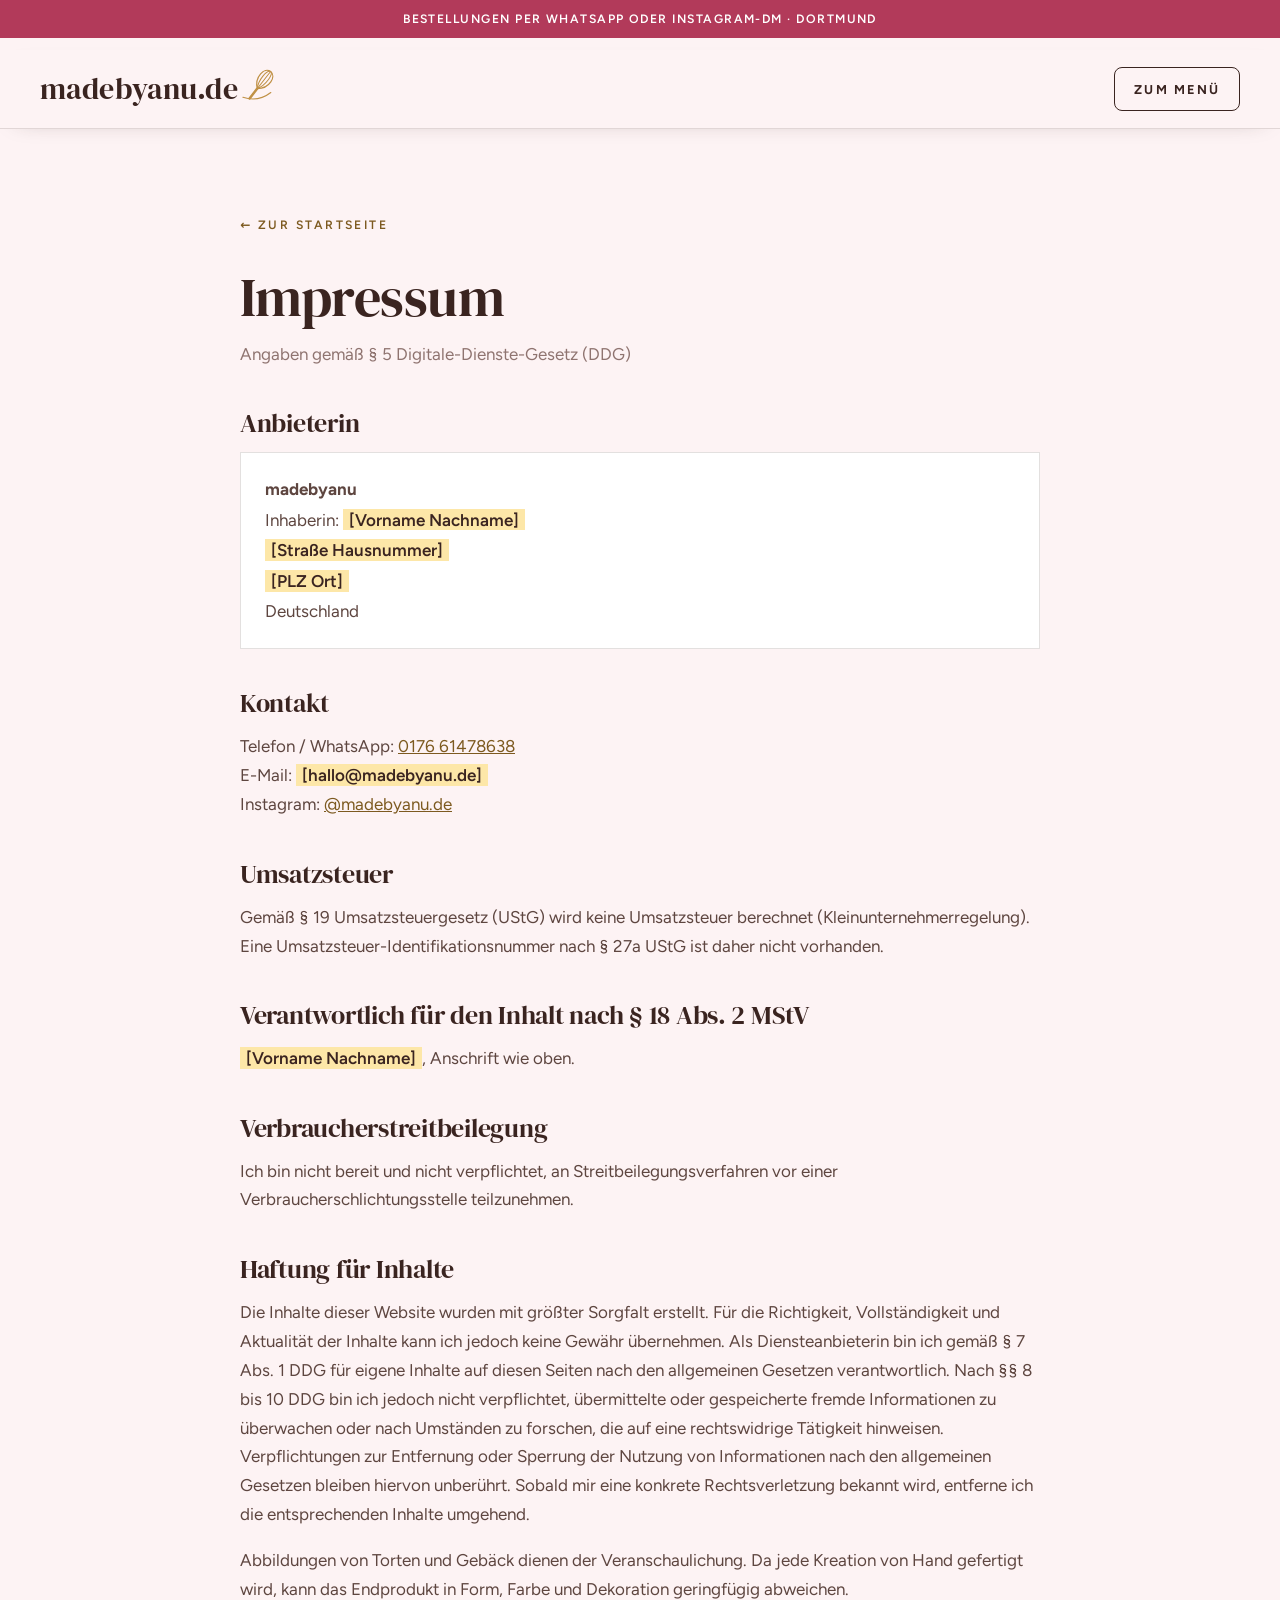
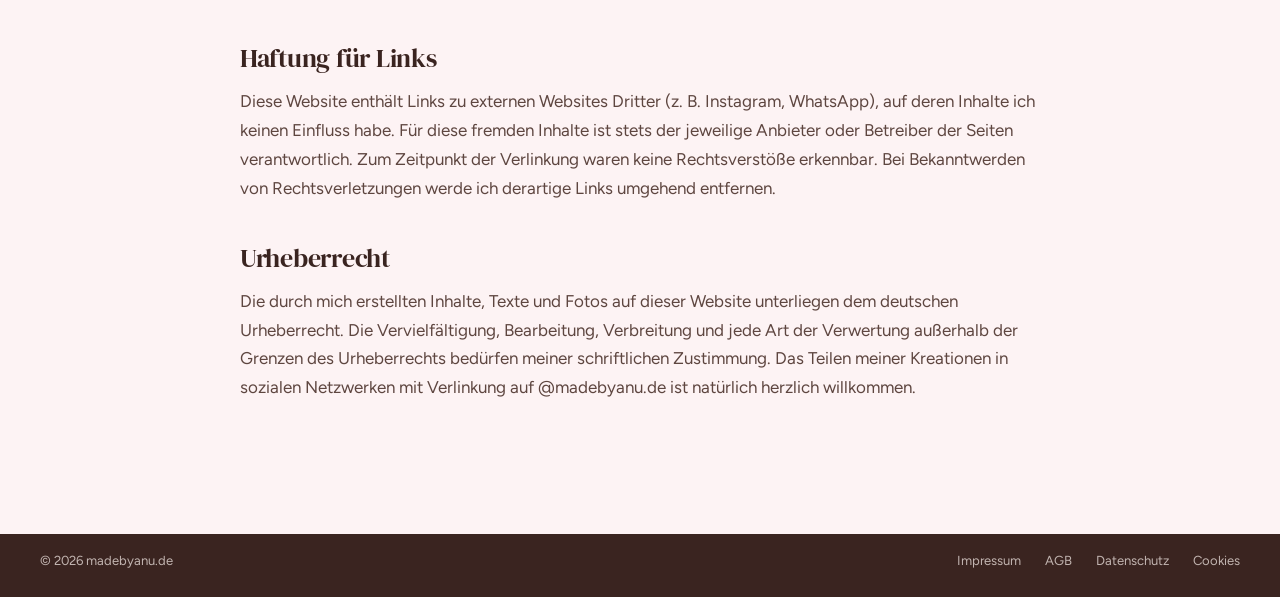
<file: impressum.html>
<!doctype html>
<html lang="de">
<head>
  <meta charset="utf-8">
  <meta name="viewport" content="width=device-width, initial-scale=1">
  <title>Impressum – madebyanu</title>
  <meta name="robots" content="noindex, follow">
  <link rel="icon" href="assets/img/favicon.svg" type="image/svg+xml">
  <link rel="stylesheet" href="assets/css/styles.css">
  <meta name="theme-color" content="#f5ece7">
</head>
<body>
<svg width="0" height="0" style="position:absolute" aria-hidden="true" focusable="false">
  <symbol id="i-whisk" viewBox="0 0 40 40"><g fill="none" stroke="currentColor" stroke-linecap="round" stroke-linejoin="round"><g transform="rotate(38 20 20)"><path d="M20 25V38" stroke-width="2.6"/><path d="M20 25C10 17 12 2.5 20 2.5S30 17 20 25Z" stroke-width="1.3"/><path d="M20 25C15 17 16 3.5 20 2.5S25 17 20 25Z" stroke-width="1.1"/><path d="M20 25V2.5" stroke-width="1"/></g><path d="M2 33c9 3 20 2 29-5" stroke-width="1.2"/></g></symbol>
</svg>
<a class="skip-link" href="#main">Zum Inhalt springen</a>
<p class="topbar">Bestellungen per WhatsApp oder Instagram-DM · Dortmund</p>
<header class="site-header is-scrolled">
  <div class="wrap nav">
    <a class="logo" href="index.html" aria-label="madebyanu.de – zur Startseite">madebyanu<span class="tld">.de</span><svg class="whisk" aria-hidden="true"><use href="#i-whisk"/></svg></a>
    <a class="btn btn--line nav-cta" href="index.html#menue">Zum Menü</a>
  </div>
</header>

<main id="main" class="legal">
  <div class="wrap">
    <a class="back-link" href="index.html">← Zur Startseite</a>
    <h1>Impressum</h1>
    <p class="meta">Angaben gemäß § 5 Digitale-Dienste-Gesetz (DDG)</p>

    <!-- Alle gelb markierten Platzhalter durch deine echten Angaben ersetzen und danach die <span class="placeholder">-Markierung entfernen. -->
    <h2>Anbieterin</h2>
    <address>
      <strong>madebyanu</strong><br>
      Inhaberin: <span class="placeholder">[Vorname Nachname]</span><br>
      <span class="placeholder">[Straße Hausnummer]</span><br>
      <span class="placeholder">[PLZ Ort]</span><br>
      Deutschland
    </address>

    <h2>Kontakt</h2>
    <p>
      Telefon / WhatsApp: <a href="tel:+4917661478638">0176 61478638</a><br>
      E-Mail: <span class="placeholder">[hallo@madebyanu.de]</span><br>
      Instagram: <a href="https://www.instagram.com/madebyanu.de/" target="_blank" rel="noopener">@madebyanu.de</a>
    </p>

    <h2>Umsatzsteuer</h2>
    <p>
      Gemäß § 19 Umsatzsteuergesetz (UStG) wird keine Umsatzsteuer berechnet (Kleinunternehmerregelung).
      Eine Umsatzsteuer-Identifikationsnummer nach § 27a UStG ist daher nicht vorhanden.
    </p>
    <!-- Falls du eine Wirtschafts-Identifikationsnummer (§ 139c AO) erhalten hast, kannst du sie hier ergänzen:
    <p>Wirtschafts-Identifikationsnummer: [DE…]</p> -->

    <h2>Verantwortlich für den Inhalt nach § 18 Abs. 2 MStV</h2>
    <p><span class="placeholder">[Vorname Nachname]</span>, Anschrift wie oben.</p>

    <h2>Verbraucherstreitbeilegung</h2>
    <p>
      Ich bin nicht bereit und nicht verpflichtet, an Streitbeilegungsverfahren vor einer
      Verbraucherschlichtungsstelle teilzunehmen.
    </p>

    <h2>Haftung für Inhalte</h2>
    <p>
      Die Inhalte dieser Website wurden mit größter Sorgfalt erstellt. Für die Richtigkeit, Vollständigkeit und Aktualität
      der Inhalte kann ich jedoch keine Gewähr übernehmen. Als Diensteanbieterin bin ich gemäß § 7 Abs. 1 DDG für eigene
      Inhalte auf diesen Seiten nach den allgemeinen Gesetzen verantwortlich. Nach §§ 8 bis 10 DDG bin ich jedoch nicht
      verpflichtet, übermittelte oder gespeicherte fremde Informationen zu überwachen oder nach Umständen zu forschen, die auf
      eine rechtswidrige Tätigkeit hinweisen. Verpflichtungen zur Entfernung oder Sperrung der Nutzung von Informationen nach
      den allgemeinen Gesetzen bleiben hiervon unberührt. Sobald mir eine konkrete Rechtsverletzung bekannt wird, entferne ich
      die entsprechenden Inhalte umgehend.
    </p>
    <p>
      Abbildungen von Torten und Gebäck dienen der Veranschaulichung. Da jede Kreation von Hand gefertigt wird, kann das
      Endprodukt in Form, Farbe und Dekoration geringfügig abweichen.
    </p>

    <h2>Haftung für Links</h2>
    <p>
      Diese Website enthält Links zu externen Websites Dritter (z. B. Instagram, WhatsApp), auf deren Inhalte ich keinen
      Einfluss habe. Für diese fremden Inhalte ist stets der jeweilige Anbieter oder Betreiber der Seiten verantwortlich.
      Zum Zeitpunkt der Verlinkung waren keine Rechtsverstöße erkennbar. Bei Bekanntwerden von Rechtsverletzungen werde ich
      derartige Links umgehend entfernen.
    </p>

    <h2>Urheberrecht</h2>
    <p>
      Die durch mich erstellten Inhalte, Texte und Fotos auf dieser Website unterliegen dem deutschen Urheberrecht.
      Die Vervielfältigung, Bearbeitung, Verbreitung und jede Art der Verwertung außerhalb der Grenzen des Urheberrechts
      bedürfen meiner schriftlichen Zustimmung. Das Teilen meiner Kreationen in sozialen Netzwerken mit Verlinkung auf
      @madebyanu.de ist natürlich herzlich willkommen.
    </p>
  </div>
</main>

<footer class="site-footer" style="padding-top:1rem">
  <div class="wrap footer-bottom" style="padding-top:0">
    <p style="margin:0">© 2026 madebyanu.de</p>
    <nav aria-label="Rechtliches"><ul><li><a href="impressum.html" aria-current="page">Impressum</a></li><li><a href="agb.html">AGB</a></li><li><a href="datenschutz.html">Datenschutz</a></li><li><a href="cookies.html">Cookies</a></li></ul></nav>
  </div>
</footer>
</body>
</html>
</file>
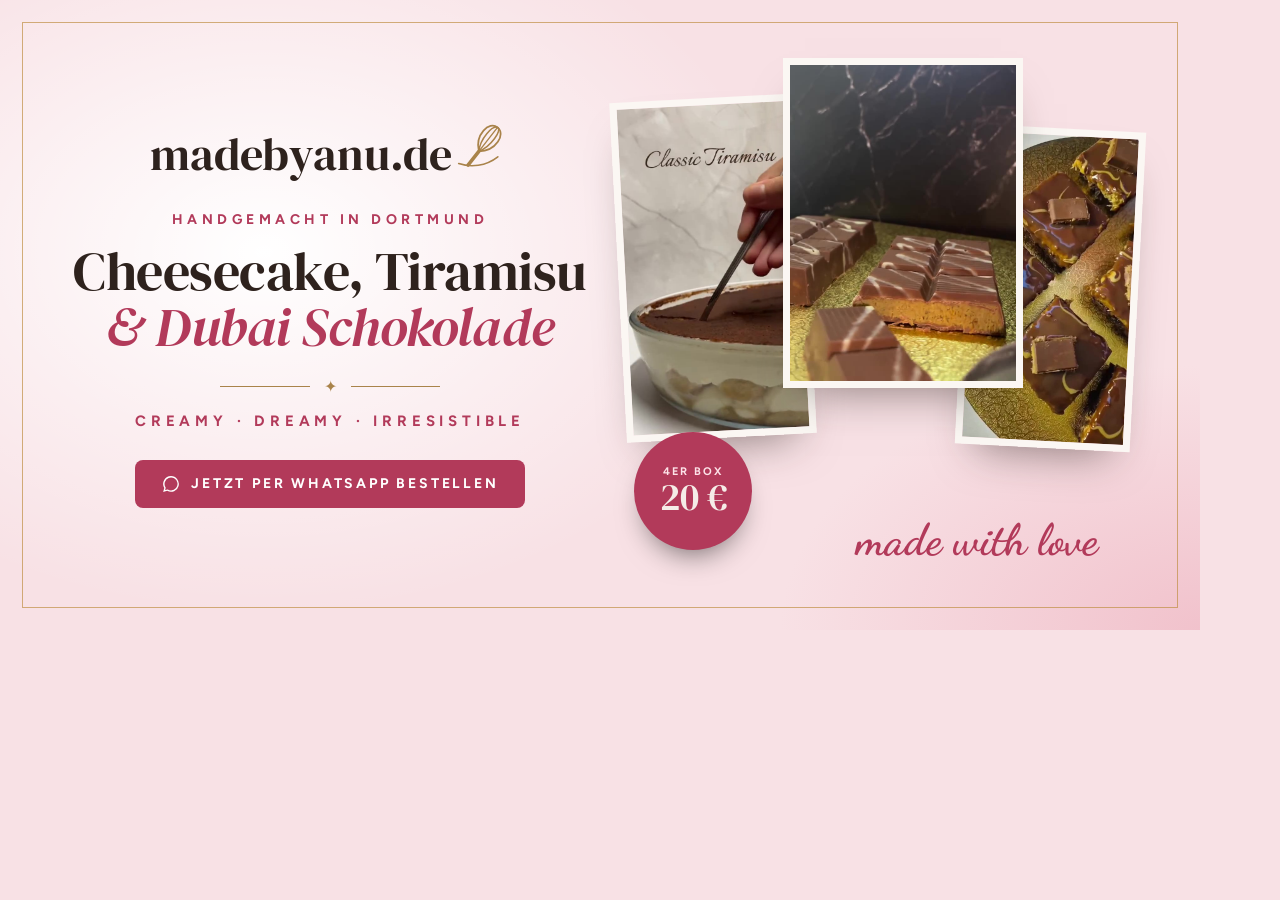
<file: tools/og-image.html>
<!doctype html>
<!-- Vorlage für das Vorschaubild beim Teilen (1200×630).
     Neu erzeugen: im Browser öffnen und einen Screenshot von 1200×630 machen,
     oder mit Playwright: siehe README. -->
<html lang="de">
<head>
<meta charset="utf-8">
<style>
  @font-face { font-family: "DM Serif Display"; src: url("../assets/fonts/dm-serif-display.woff2") format("woff2"); }
  @font-face { font-family: "DM Serif Display"; src: url("../assets/fonts/dm-serif-display-italic.woff2") format("woff2"); font-style: italic; }
  @font-face { font-family: "Figtree"; src: url("../assets/fonts/figtree-latin-wght-normal.woff2") format("woff2"); font-weight: 300 900; }
  @font-face { font-family: "Dancing Script"; src: url("../assets/fonts/dancing-script.woff2") format("woff2"); font-weight: 400 700; }
  * { box-sizing: border-box; margin: 0; }
  html, body { width: 1200px; height: 630px; overflow: hidden; }
  body { background: #f8e1e5; color: #2e221d; font-family: "Figtree", sans-serif; position: relative; }
  /* zarter Papier-Verlauf */
  body::before { content: ""; position: absolute; inset: 0; background: radial-gradient(60% 80% at 22% 40%, #fff, transparent 72%), radial-gradient(50% 60% at 100% 100%, #f1c2cc, transparent 70%); }
  .frame { position: absolute; inset: 22px; border: 1.5px solid rgba(192,145,70,.7); }
  .text { position: absolute; left: 70px; top: 0; bottom: 0; width: 520px; display: flex; flex-direction: column; justify-content: center; align-items: center; text-align: center; }
  .logo { display: flex; align-items: center; font-family: "DM Serif Display", serif; font-size: 46px; font-weight: 400; }
  .logo svg { width: 54px; height: 54px; color: #a9834a; margin-left: 4px; transform: translateY(-8px); }
  .kicker { margin-top: 26px; font-size: 14px; font-weight: 700; letter-spacing: .32em; text-transform: uppercase; color: #b23a5a; }
  h1 { margin-top: 16px; font-family: "DM Serif Display", serif; font-weight: 400; font-size: 54px; line-height: 1.02; letter-spacing: -.01em; }
  h1 i { display: block; color: #b23a5a; }
  .orn { display: flex; align-items: center; gap: 14px; width: 220px; margin: 22px 0 16px; color: #a9834a; }
  .orn::before, .orn::after { content: ""; flex: 1; height: 1px; background: currentColor; }
  .tag { font-size: 15px; font-weight: 700; letter-spacing: .32em; text-transform: uppercase; color: #b23a5a; }
  .cta { margin-top: 30px; display: inline-flex; align-items: center; gap: 10px; padding: 14px 26px; background: #b23a5a; color: #fff; border-radius: 8px; font-size: 14px; font-weight: 700; letter-spacing: .2em; text-transform: uppercase; }
  .cta svg { width: 20px; height: 20px; }
  .photos { position: absolute; right: 62px; top: 58px; bottom: 58px; width: 520px; }
  .ph { position: absolute; overflow: hidden; border: 7px solid #fbf7f3; box-shadow: 0 24px 44px -22px rgba(46,34,29,.55); }
  .ph img { width: 100%; height: 100%; object-fit: cover; display: block; }
  .p1 { left: 0; top: 40px; width: 190px; height: 340px; transform: rotate(-3deg); }
  .p2 { left: 165px; top: 0; width: 240px; height: 330px; z-index: 2; }
  .p2 img { object-position: center 100% !important; }
  .p3 { right: 0; top: 70px; width: 175px; height: 320px; transform: rotate(3deg); }
  .p2 img { object-position: center 88%; }
  .script { position: absolute; right: 40px; bottom: 6px; font-family: "Dancing Script", cursive; font-size: 44px; font-weight: 700; color: #b23a5a; z-index: 3; }
  .price { position: absolute; left: 16px; bottom: 22px; z-index: 3; width: 118px; height: 118px; border-radius: 50%; background: #b23a5a; color: #f5ece7; display: flex; flex-direction: column; align-items: center; justify-content: center; text-align: center; box-shadow: 0 16px 30px -14px rgba(0,0,0,.6); }
  .price small { font-size: 11px; font-weight: 700; letter-spacing: .18em; text-transform: uppercase; color: #fde2e8; }
  .price b { font-family: "DM Serif Display", serif; font-weight: 400; font-size: 38px; line-height: 1.05; }
</style>
</head>
<body>
  <div class="frame"></div>
  <div class="text">
    <div class="logo">madebyanu.de<svg viewBox="0 0 40 40"><g fill="none" stroke="currentColor" stroke-linecap="round" stroke-linejoin="round"><g transform="rotate(38 20 20)"><path d="M20 25V38" stroke-width="2.6"/><path d="M20 25C10 17 12 2.5 20 2.5S30 17 20 25Z" stroke-width="1.3"/><path d="M20 25C15 17 16 3.5 20 2.5S25 17 20 25Z" stroke-width="1.1"/><path d="M20 25V2.5" stroke-width="1"/></g><path d="M2 33c9 3 20 2 29-5" stroke-width="1.2"/></g></svg></div>
    <p class="kicker">Handgemacht in Dortmund</p>
    <h1>Cheesecake, Tiramisu <i>&amp; Dubai Schokolade</i></h1>
    <div class="orn">✦</div>
    <p class="tag">Creamy · Dreamy · Irresistible</p>
    <p class="cta"><svg viewBox="0 0 24 24"><path fill="currentColor" d="M12.04 2.5a9.43 9.43 0 0 0-8.1 14.26L2.6 21.5l4.86-1.3A9.43 9.43 0 1 0 12.04 2.5zm0 17.2a7.75 7.75 0 0 1-3.95-1.08l-.28-.17-2.88.77.77-2.8-.18-.29a7.77 7.77 0 1 1 6.52 3.57z"/></svg>Jetzt per WhatsApp bestellen</p>
  </div>
  <div class="photos">
    <div class="ph p1"><img src="../assets/reels/tiramisu.jpg" alt=""></div>
    <div class="ph p2"><img src="../assets/reels/dubai-schokolade-hd.jpg" alt=""></div>
    <div class="ph p3"><img src="../assets/reels/dubai-brownies.jpg" alt=""></div>
    <div class="price"><small>4er Box</small><b>20 €</b></div>
    <div class="script">made with love</div>
  </div>
</body>
</html>
</file>
<file: assets/css/styles.css>
/* ==========================================================================
   madebyanu.de – Stylesheet
   Gestaltung abgeleitet von den eigenen Instagram-Flyern der Marke:
   Nude-Rosé, Didone-Versalien, feine Goldlinien, Speisekarten-Typografie.
   Handgeschrieben, ohne Framework – Schriften lokal (DSGVO).
   ========================================================================== */

@font-face { font-family: "DM Serif Display"; src: url("../fonts/dm-serif-display.woff2") format("woff2"); font-weight: 400; font-style: normal; font-display: swap; }
@font-face { font-family: "DM Serif Display"; src: url("../fonts/dm-serif-display-italic.woff2") format("woff2"); font-weight: 400; font-style: italic; font-display: swap; }
@font-face { font-family: "Figtree"; src: url("../fonts/figtree-latin-wght-normal.woff2") format("woff2"); font-weight: 300 900; font-style: normal; font-display: swap; }
@font-face { font-family: "Dancing Script"; src: url("../fonts/dancing-script.woff2") format("woff2"); font-weight: 400 700; font-style: normal; font-display: swap; }

:root {
  /* Süß & professionell: Milch-Rosé, Himbeere, Schokobraun, Gold */
  --paper: #fdf3f4;        /* Milch-Rosé Hintergrund */
  --paper-2: #f8e1e5;      /* Rosé-Bänder */
  --blush: #f1c2cc;        /* Zuckerrosa, Deko */
  --card: #ffffff;
  --berry: #b23a5a;        /* Himbeere: Buttons & Akzente (AA) */
  --berry-dark: #8f2a45;
  --cocoa: #3a2420;        /* Schokobraun: Schrift, Footer */
  --cocoa-2: #5e4640;      /* Fließtext */
  --mute: #8f7470;
  --gold: #c09146;         /* Linien, Ornamente */
  --gold-text: #7d5a20;
  --gold-soft: #e3c58e;
  --pistachio: #a3bf6a;
  --line: rgba(58, 36, 32, .14);
  --line-strong: rgba(58, 36, 32, .3);

  --display: "DM Serif Display", Georgia, "Times New Roman", serif;
  --sans: "Figtree", system-ui, -apple-system, "Segoe UI", sans-serif;
  --script: "Dancing Script", "Segoe Script", cursive;

  --wrap: 1200px;
  --gutter: clamp(1.1rem, 4vw, 2.5rem);
  --section: clamp(4.5rem, 9vw, 7.5rem);
  --ease: cubic-bezier(.25, .7, .25, 1);
  --radius: 8px;
}

*, *::before, *::after { box-sizing: border-box; }
html { scroll-behavior: smooth; scroll-padding-top: 110px; -webkit-text-size-adjust: 100%; }
body {
  margin: 0; background: var(--paper); color: var(--cocoa-2);
  font-family: var(--sans); font-size: 1.0625rem; line-height: 1.7;
  -webkit-font-smoothing: antialiased; overflow-x: hidden;
}
img, svg, video { display: block; max-width: 100%; }
a { color: inherit; }
button, input, textarea { font: inherit; color: inherit; }
::selection { background: var(--gold-soft); color: var(--cocoa); }
p { margin: 0 0 1em; }
h1, h2, h3, h4 { margin: 0; color: var(--cocoa); font-family: var(--display); font-weight: 400; line-height: 1.08; letter-spacing: -.01em; }

.wrap { width: min(100% - var(--gutter) * 2, var(--wrap)); margin-inline: auto; }
.skip-link { position: absolute; left: 1rem; top: -4rem; z-index: 100; background: var(--cocoa); color: var(--paper); padding: .7rem 1.1rem; text-decoration: none; }
.skip-link:focus { top: 1rem; }
:focus-visible { outline: 1.5px solid var(--gold-text); outline-offset: 3px; }
.sr-only { position: absolute; width: 1px; height: 1px; margin: -1px; overflow: hidden; clip: rect(0,0,0,0); white-space: nowrap; border: 0; }

/* ---------- Typo-Bausteine ---------- */
.kicker { font-size: .78rem; font-weight: 700; letter-spacing: .26em; text-transform: uppercase; color: var(--berry); margin-bottom: 1rem; }
.caps { font-family: var(--display); text-transform: uppercase; letter-spacing: .08em; font-weight: 500; }
.script { font-family: var(--script); font-weight: 600; color: var(--berry); line-height: 1; }
/* Ornament wie auf den Flyern: Linie ✦ Linie */
.ornament { display: flex; align-items: center; justify-content: center; gap: .9rem; color: var(--gold); margin: 1.1rem auto; max-width: 220px; }
.ornament::before, .ornament::after { content: ""; flex: 1; height: 1px; background: currentColor; opacity: .7; }
.ornament span { font-size: .9rem; line-height: 1; color: var(--berry); }
.ornament--left { margin-left: 0; justify-content: flex-start; }

.sec-head { text-align: center; max-width: 640px; margin: 0 auto clamp(2.5rem, 5vw, 3.5rem); }
.sec-head h2 { font-size: clamp(2.4rem, 1.5rem + 3.4vw, 4.4rem); letter-spacing: -.01em; }
.sec-head .sub { font-size: .82rem; font-weight: 600; letter-spacing: .26em; text-transform: uppercase; color: var(--gold-text); margin: 0; }
.sec-head p.lead { margin-top: 1.2rem; color: var(--cocoa-2); }

/* ---------- Buttons: schlicht, eckig ---------- */
.btn {
  --bg: var(--berry); --fg: #fff; --bd: var(--berry);
  display: inline-flex; align-items: center; justify-content: center; gap: .6rem;
  min-height: 52px; padding: .85rem 1.8rem; border: 1.5px solid var(--bd); border-radius: var(--radius);
  background: var(--bg); color: var(--fg); text-decoration: none; cursor: pointer;
  font-size: .8rem; font-weight: 700; letter-spacing: .16em; text-transform: uppercase;
  transition: background .25s, color .25s, border-color .25s, transform .25s;
}
.btn svg { width: 17px; height: 17px; }
.btn:hover { --bg: var(--berry-dark); --bd: var(--berry-dark); transform: translateY(-1px); }
.btn--line { --bg: transparent; --fg: var(--cocoa); --bd: var(--cocoa); }
.btn--line:hover { --bg: var(--cocoa); --fg: var(--paper); --bd: var(--cocoa); }
.btn--light { --bg: var(--paper); --fg: var(--cocoa); --bd: var(--paper); }
.btn--light:hover { --bg: var(--gold-soft); --bd: var(--gold-soft); }
.btn--wa { --bg: #2f6e4b; --bd: #2f6e4b; --fg: #fff; }
.btn--wa:hover { --bg: #24573b; --bd: #24573b; }
.link-arrow { display: inline-flex; align-items: center; gap: .5rem; font-size: .8rem; font-weight: 700; letter-spacing: .18em; text-transform: uppercase; color: var(--berry); text-decoration: none; border-bottom: 1.5px solid var(--berry); padding-bottom: .3rem; }
.link-arrow svg { width: 16px; height: 16px; }

/* ---------- Infozeile & Header ---------- */
.topbar { background: var(--berry); color: #fff; font-size: .76rem; font-weight: 600; letter-spacing: .12em; text-transform: uppercase; text-align: center; padding: .55rem var(--gutter); }
.topbar a { color: #fff; text-decoration: underline; text-underline-offset: 3px; }
.site-header { position: sticky; top: 0; z-index: 50; background: var(--paper); border-bottom: 1px solid transparent; transition: border-color .3s, box-shadow .3s; }
.site-header.is-scrolled { border-bottom-color: var(--line); box-shadow: 0 6px 24px -18px rgba(46, 34, 29, .4); }
.nav { display: flex; align-items: center; justify-content: space-between; gap: 1.5rem; min-height: 78px; }
.logo { display: inline-flex; align-items: center; text-decoration: none; color: var(--cocoa); font-family: var(--display); font-size: 1.85rem; font-weight: 400; letter-spacing: .005em; position: relative; z-index: 2; }
.logo .tld { color: var(--cocoa); }
.logo .whisk { width: 1.3em; height: 1.3em; color: var(--gold); margin-left: .1em; transform: translateY(-.15em); }
.nav-menu { display: flex; align-items: center; gap: 2rem; }
.nav-list { display: flex; gap: 1.8rem; list-style: none; margin: 0; padding: 0; }
.nav-list a { text-decoration: none; font-size: .8rem; font-weight: 700; letter-spacing: .2em; text-transform: uppercase; color: var(--cocoa); padding: .4rem 0; border-bottom: 1px solid transparent; transition: border-color .25s, color .25s; }
.nav-list a:hover, .nav-list a[aria-current="true"] { border-bottom-color: var(--berry); color: var(--berry); }
.ig-btn { display: inline-grid; place-items: center; width: 40px; height: 40px; color: var(--cocoa); }
.ig-btn svg { width: 21px; height: 21px; }
.ig-btn .ig-label { display: none; }
.nav-cta { min-height: 44px; padding: .6rem 1.2rem; }
.nav-toggle { display: none; position: relative; z-index: 2; width: 46px; height: 46px; border: 1px solid var(--line-strong); border-radius: 2px; background: transparent; cursor: pointer; }
.nav-toggle span, .nav-toggle span::before, .nav-toggle span::after { position: absolute; left: 50%; width: 18px; height: 1.5px; background: var(--cocoa); transform: translateX(-50%); transition: transform .3s var(--ease), background .2s; }
.nav-toggle span { top: 50%; }
.nav-toggle span::before, .nav-toggle span::after { content: ""; left: 0; transform: none; }
.nav-toggle span::before { top: -6px; } .nav-toggle span::after { top: 6px; }
.nav-toggle[aria-expanded="true"] span { background: transparent; }
.nav-toggle[aria-expanded="true"] span::before { transform: translateY(6px) rotate(45deg); }
.nav-toggle[aria-expanded="true"] span::after { transform: translateY(-6px) rotate(-45deg); }

/* ---------- Hero: fließende Creme + Produkte ---------- */
.hero { position: relative; overflow: hidden; isolation: isolate; background: var(--paper-2) url("../video/creme.jpg") center / cover;
  min-height: min(calc(100svh - 110px), 860px); display: flex; align-items: center; padding: clamp(2.5rem, 5vw, 4rem) 0 clamp(4rem, 7vw, 6rem); }
.hero-bg { position: absolute; inset: 0; width: 100%; height: 100%; object-fit: cover; z-index: -2; }
.hero::before { content: ""; position: absolute; inset: 0; z-index: -1; pointer-events: none;
  background: linear-gradient(100deg, rgba(255, 246, 241, .93) 0%, rgba(255, 246, 241, .78) 38%, rgba(255, 246, 241, .15) 66%, rgba(255, 246, 241, 0) 100%); }
.hero-grid { display: grid; grid-template-columns: minmax(0, 1.1fr) minmax(0, .9fr); gap: clamp(2rem, 4vw, 4rem); align-items: center; }
.hero-badge { display: inline-block; margin: 0 0 1.4rem; padding: .5rem 1.1rem; border-radius: 99px; background: #fff; color: var(--berry); font-size: .82rem; font-weight: 700; letter-spacing: .14em; text-transform: uppercase; box-shadow: 0 8px 24px -14px rgba(178, 58, 90, .6); }
.hero h1 { font-size: clamp(2.9rem, 1.3rem + 5vw, 6rem); line-height: 1; letter-spacing: -.02em; color: var(--cocoa); }
.hero h1 em { display: block; font-style: italic; color: var(--berry); }
.hero-lead { max-width: 33rem; margin: 1.5rem 0 2rem; font-size: clamp(1.08rem, 1rem + .3vw, 1.22rem); line-height: 1.65; color: var(--cocoa); }
.hero-cta { display: flex; flex-wrap: wrap; gap: .8rem; }
.btn--big { min-height: 58px; padding: 1rem 2rem; font-size: .86rem; }
.hero .btn--line { --bg: rgba(255,255,255,.7); }
.hero .btn--line:hover { --bg: var(--cocoa); }
.hero-proof { display: flex; flex-wrap: wrap; gap: 1.6rem 2.4rem; list-style: none; margin: 2.4rem 0 0; padding: 0; }
.hero-proof li { font-size: .9rem; color: var(--cocoa-2); line-height: 1.3; }
.hero-proof strong { display: block; font-family: var(--display); font-weight: 400; font-size: 2rem; color: var(--berry); }
.hero-visual { position: relative; height: clamp(460px, 44vw, 600px); }
.reel-main { position: absolute; left: 50%; top: 50%; margin: 0; width: clamp(220px, 21vw, 300px); aspect-ratio: 9 / 16; transform: translate(-50%, -50%) rotate(3deg);
  border-radius: 30px; overflow: hidden; border: 8px solid #fff; background: var(--cocoa); box-shadow: 0 40px 80px -30px rgba(58, 36, 32, .6); z-index: 2; }
.reel-main video { width: 100%; height: 100%; object-fit: cover; object-position: 50% 100%; }
.reel-main figcaption { position: absolute; left: .7rem; right: .7rem; bottom: .7rem; padding: .45rem .8rem; border-radius: 99px; background: rgba(255,255,255,.92); color: var(--cocoa); font-size: .78rem; font-weight: 700; text-align: center; }
.float-card { position: absolute; width: clamp(130px, 12vw, 170px); aspect-ratio: 4 / 5; border-radius: 22px; overflow: hidden; border: 6px solid #fff; background: #fff; text-decoration: none;
  box-shadow: 0 26px 50px -24px rgba(58, 36, 32, .55); z-index: 3; animation: bob 6s ease-in-out infinite; }
.float-card img { width: 100%; height: 100%; object-fit: cover; }
.float-card span { position: absolute; left: 0; right: 0; bottom: 0; padding: .9rem .6rem .5rem; background: linear-gradient(to top, rgba(58,36,32,.8), transparent); color: #fff; font-size: .74rem; font-weight: 700; text-align: center; }
.float-card.f1 { left: 2%; top: 10%; --r: -7deg; }
.float-card.f2 { right: 0; bottom: 8%; --r: 6deg; animation-delay: -3s; }
@keyframes bob { 0%, 100% { transform: translateY(0) rotate(var(--r)); } 50% { transform: translateY(-12px) rotate(var(--r)); } }
.price-burst { position: absolute; right: 6%; top: 4%; z-index: 4; width: 116px; height: 116px; border-radius: 50%; background: var(--berry); color: #fff; text-decoration: none;
  display: flex; flex-direction: column; align-items: center; justify-content: center; transform: rotate(-10deg); box-shadow: 0 18px 36px -16px rgba(178, 58, 90, .8); outline: 2px dashed rgba(255,255,255,.6); outline-offset: -9px; }
.price-burst small { font-size: .66rem; font-weight: 700; letter-spacing: .14em; text-transform: uppercase; }
.price-burst b { font-family: var(--display); font-weight: 400; font-size: 2.1rem; line-height: 1; margin: .1rem 0; }
.video-toggle { position: absolute; right: clamp(1rem, 3vw, 2rem); bottom: clamp(1.2rem, 3vw, 2rem); z-index: 5; width: 42px; height: 42px; border-radius: 50%; border: 0; background: rgba(255,255,255,.85); color: var(--cocoa); cursor: pointer; display: grid; place-items: center; }
.video-toggle svg { width: 15px; height: 15px; }
.video-toggle .i-play { display: none; }
.video-toggle[aria-pressed="true"] .i-play { display: block; }
.video-toggle[aria-pressed="true"] .i-pause { display: none; }

/* ---------- Versprechen (wie Flyer-Fußzeile) ---------- */
.promise { position: relative; background: var(--cocoa); color: #fff; padding-top: clamp(2.6rem, 4vw, 3.4rem); }
.promise .drip { position: absolute; left: 0; top: -1px; width: 100%; height: clamp(40px, 5vw, 70px); fill: #fff6f1; pointer-events: none; }
.hero::after { content: ""; position: absolute; left: 0; right: 0; bottom: 0; height: 90px; z-index: -1; pointer-events: none; background: linear-gradient(to bottom, rgba(255,246,241,0), #fff6f1); }
.promise li { position: relative; z-index: 1; }
.promise ul { display: grid; grid-template-columns: repeat(3, 1fr); list-style: none; margin: 0; padding: 0; }
.promise li { display: flex; align-items: center; justify-content: center; gap: .9rem; padding: 1.5rem 1rem; font-size: .78rem; font-weight: 700; letter-spacing: .16em; text-transform: uppercase; color: #fff; }
.promise li + li { border-left: 1px solid rgba(255,255,255,.15); }
.promise li svg { width: 36px; height: 36px; color: var(--cocoa); flex: none; padding: 8px; background: var(--blush); border-radius: 50%; }

/* ---------- Sektionen ---------- */
.section { padding: var(--section) 0; }
.band { background: var(--paper-2); }

/* ---------- Menü ---------- */
.menu-tabs { display: flex; flex-wrap: wrap; justify-content: center; gap: .3rem 2rem; margin-bottom: clamp(2.5rem, 5vw, 3.5rem); border-bottom: 1px solid var(--line); }
.tab { position: relative; border: 0; background: none; cursor: pointer; padding: .9rem 0; font-size: .82rem; font-weight: 700; letter-spacing: .2em; text-transform: uppercase; color: var(--mute); }
.tab:hover { color: var(--cocoa); }
.tab[aria-selected="true"] { color: var(--berry); }
.tab[aria-selected="true"]::after { content: ""; position: absolute; left: 0; right: 0; bottom: -1px; height: 3px; background: var(--berry); }
.menu-panel { display: grid; grid-template-columns: minmax(0, 5fr) minmax(0, 7fr); gap: clamp(2rem, 5vw, 5rem); align-items: start; }
.menu-panel[hidden] { display: none; }
.menu-visual { margin: 0; position: sticky; top: 120px; }
.menu-visual img { width: 100%; height: auto; border-radius: var(--radius); box-shadow: 0 30px 60px -30px rgba(178, 58, 90, .45); }
.menu-visual figcaption { margin-top: .8rem; font-size: .8rem; color: var(--mute); text-align: center; }
.menu-list h3 { font-size: clamp(1.6rem, 1.2rem + 1.4vw, 2.3rem); letter-spacing: -.01em; }
.menu-note { margin: .6rem 0 1.6rem; color: var(--cocoa-2); }
.menu-list ul { list-style: none; margin: 0; padding: 0; }
/* Speisekarten-Zeile: Name ........ Preis */
.dish { padding: 1rem 0; border-bottom: 1px solid var(--line); }
.dish-head { display: flex; align-items: baseline; gap: .7rem; }
.dish-name { font-family: var(--display); font-size: 1.45rem; font-weight: 400; color: var(--cocoa); }
.dish-dots { flex: 1; min-width: 1.5rem; border-bottom: 2px dotted var(--blush); transform: translateY(-.3em); }
.dish-price { font-family: var(--display); font-size: 1.4rem; font-weight: 400; color: var(--berry); white-space: nowrap; font-variant-numeric: lining-nums tabular-nums; }
.dish-price.ask { font-family: var(--sans); font-size: .74rem; letter-spacing: .14em; text-transform: uppercase; color: var(--mute); }
.dish-desc { display: flex; align-items: center; gap: .6rem; margin: .25rem 0 0; font-size: .98rem; color: var(--cocoa-2); padding-right: 3.2rem; }
.dish-tag { font-family: var(--sans); font-size: .66rem; font-weight: 700; letter-spacing: .12em; text-transform: uppercase; color: #fff; background: var(--berry); padding: .2rem .55rem; border-radius: 99px; line-height: 1.4; white-space: nowrap; }
.dish { position: relative; }
.add { position: absolute; right: 0; top: 2.5rem; width: 38px; height: 38px; border: 0; border-radius: 50%; background: var(--paper-2); color: var(--berry); cursor: pointer; display: grid; place-items: center; transition: background .2s, color .2s, border-color .2s; }
.add:hover { background: var(--berry); color: #fff; }
.add svg { width: 15px; height: 15px; }
.add.added { background: var(--pistachio); color: #fff; }
.menu-hint { text-align: center; margin-top: 2.5rem; font-size: .9rem; color: var(--mute); }

/* ---------- Boxen ---------- */
.boxes { display: grid; grid-template-columns: minmax(0, 1fr) minmax(0, 1fr); gap: clamp(2rem, 6vw, 6rem); align-items: center; }
.boxes figure { margin: 0; }
.boxes img { width: 100%; height: auto; border-radius: var(--radius); box-shadow: 0 30px 60px -30px rgba(178, 58, 90, .5); }
.boxes h2 { font-size: clamp(1.9rem, 1.3rem + 2.4vw, 3.1rem); letter-spacing: -.01em; }
.boxes .script { font-size: clamp(1.8rem, 1.4rem + 1.4vw, 2.6rem); margin: .4rem 0 1rem; }
.boxes p { max-width: 30rem; }
.box-facts { list-style: none; padding: 0; margin: 1.6rem 0 2rem; display: grid; gap: .6rem; }
.box-facts li { display: flex; align-items: center; gap: .8rem; font-size: .8rem; letter-spacing: .14em; text-transform: uppercase; color: var(--cocoa); }
.box-facts li::before { content: "♡"; color: var(--berry); font-size: .9rem; }
.price-tag { display: inline-block; font-family: var(--display); font-weight: 400; font-size: 3.4rem; color: var(--berry); margin-right: 1.4rem; vertical-align: middle; }
.price-tag small { font-family: var(--sans); font-size: .72rem; letter-spacing: .18em; text-transform: uppercase; color: var(--mute); display: block; margin-bottom: -.2rem; }
.box-cta { display: flex; flex-wrap: wrap; align-items: center; gap: 1rem 1.4rem; }

/* ---------- Reels ---------- */
.reel-row { display: grid; grid-template-columns: repeat(6, minmax(0, 1fr)); gap: 12px; list-style: none; margin: 0; padding: 0 var(--gutter); max-width: 1500px; margin-inline: auto; }
.reel-card a { position: relative; display: block; aspect-ratio: 9 / 16; overflow: hidden; background: var(--cocoa); text-decoration: none; }
.reel-card video { width: 100%; height: 100%; object-fit: cover; transition: transform 1.2s var(--ease); }
.reel-card a:hover video { transform: scale(1.04); }
.reel-label { position: absolute; inset: auto 0 0; padding: 3rem .9rem .9rem; background: linear-gradient(to top, rgba(30, 20, 16, .75), transparent); color: var(--paper); }
.reel-label strong { display: block; font-family: var(--display); font-weight: 400; font-size: 1.25rem; }
.reel-label small { font-size: .78rem; opacity: .85; }
.reels-more { text-align: center; margin-top: 2.5rem; }

/* ---------- Über ---------- */
.about { display: grid; grid-template-columns: minmax(0, 5fr) minmax(0, 7fr); gap: clamp(2rem, 6vw, 6rem); align-items: center; }
.about-photos { position: relative; padding: 0 0 22% 0; }
.about-photos .p1 { aspect-ratio: 1; object-fit: cover; }
.about-photos img { height: auto; border-radius: var(--radius); }
.about-photos .p1 { width: 82%; }
.about-photos .p2 { aspect-ratio: 4 / 5; object-fit: cover; position: absolute; right: 0; bottom: 0; width: 52%; border: 8px solid var(--paper); box-shadow: 0 20px 40px -24px rgba(46, 34, 29, .45); }
.about h2 { font-size: clamp(1.9rem, 1.3rem + 2.4vw, 3.1rem); letter-spacing: -.01em; margin-bottom: .2rem; }
.about .intro { font-family: var(--display); font-style: italic; font-weight: 400; font-size: clamp(1.2rem, 1.05rem + .5vw, 1.45rem); line-height: 1.5; color: var(--cocoa); margin: 1.4rem 0; }
.signature { font-size: 2.6rem; margin-top: 1.4rem; display: block; }

/* ---------- Teilregeln ---------- */
.share { display: grid; grid-template-columns: auto minmax(0, 1fr); gap: clamp(2rem, 5vw, 4rem); align-items: center; max-width: 900px; margin-inline: auto; }
.share img { width: min(300px, 70vw); height: auto; border-radius: var(--radius); box-shadow: 0 30px 60px -30px rgba(58,36,32,.45); transform: rotate(-2deg); }
.share h2 { font-size: clamp(1.7rem, 1.2rem + 1.8vw, 2.6rem); letter-spacing: -.01em; }
.share .script { font-size: 2.2rem; margin: .3rem 0 1rem; }

/* ---------- FAQ ---------- */
.faq { max-width: 820px; margin-inline: auto; border-top: 1px solid var(--line); }
.faq details { border-bottom: 1px solid var(--line); }
.faq summary { list-style: none; cursor: pointer; display: flex; justify-content: space-between; align-items: center; gap: 1rem; padding: 1.3rem 0; font-family: var(--display); font-weight: 400; font-size: 1.4rem; color: var(--cocoa); }
.faq summary::-webkit-details-marker { display: none; }
.faq summary::after { content: "+"; font-family: var(--sans); font-size: 1.5rem; color: var(--berry); transition: transform .3s var(--ease); }
.faq details[open] summary::after { transform: rotate(45deg); }
.faq details p { margin: 0 0 1.3rem; max-width: 40rem; }

/* ---------- Kontakt ---------- */
.contact { display: grid; grid-template-columns: minmax(0, 5fr) minmax(0, 7fr); gap: clamp(2rem, 6vw, 6rem); align-items: start; }
.contact h2 { font-size: clamp(1.9rem, 1.3rem + 2.4vw, 3.1rem); letter-spacing: -.01em; }
.contact-ways { list-style: none; padding: 0; margin: 2rem 0 0; border-top: 1px solid var(--line); }
.contact-ways li { border-bottom: 1px solid var(--line); }
.contact-ways a, .contact-ways .contact-static { display: flex; align-items: center; gap: 1rem; padding: 1.1rem 0; text-decoration: none; color: var(--cocoa); }
.contact-ways svg { width: 22px; height: 22px; color: var(--berry); flex: none; }
.contact-ways strong { display: block; font-size: .76rem; letter-spacing: .2em; text-transform: uppercase; }
.contact-ways small { color: var(--cocoa-2); font-size: .95rem; }
.form-card { background: var(--card); border-radius: var(--radius); box-shadow: 0 30px 70px -40px rgba(178, 58, 90, .45); padding: clamp(1.5rem, 4vw, 3rem); }
.form-grid { display: grid; grid-template-columns: 1fr 1fr; gap: 1.4rem 1.6rem; }
.field { display: flex; flex-direction: column; gap: .35rem; }
.field--full { grid-column: 1 / -1; }
.field label, .field legend { font-size: .72rem; font-weight: 600; letter-spacing: .18em; text-transform: uppercase; color: var(--cocoa); }
.field .opt { font-weight: 400; letter-spacing: .08em; text-transform: none; color: var(--mute); }
.field input, .field textarea { width: 100%; min-height: 46px; padding: .6rem 0; background: transparent; border: 0; border-bottom: 1px solid var(--line-strong); border-radius: 0; transition: border-color .25s; }
.field textarea { min-height: 120px; resize: vertical; line-height: 1.6; }
.field input:focus, .field textarea:focus { outline: none; border-bottom-color: var(--berry); box-shadow: 0 1px 0 var(--berry); }
.field input::placeholder, .field textarea::placeholder { color: #a8968c; }
.field .hint { font-size: .8rem; color: var(--mute); }
.field .error { font-size: .84rem; color: #9a2f2f; }
.field.has-error input, .field.has-error textarea { border-bottom-color: #b84040; }
fieldset.field { border: 0; padding: 0; margin: 0; min-width: 0; }
.chips { display: flex; flex-wrap: wrap; gap: .5rem; margin-top: .4rem; }
.chip { position: relative; }
.chip input { position: absolute; inset: 0; opacity: 0; margin: 0; cursor: pointer; width: 100%; height: 100%; }
.chip span { display: inline-flex; align-items: center; min-height: 42px; padding: .5rem 1.1rem; border: 1px solid var(--line-strong); border-radius: 99px; font-size: .9rem; pointer-events: none; transition: background .2s, color .2s, border-color .2s; }
.chip input:checked + span { background: var(--berry); color: #fff; border-color: var(--berry); }
.chip input:focus-visible + span { outline: 1.5px solid var(--gold-text); outline-offset: 3px; }
.consent { display: flex !important; gap: .8rem; align-items: flex-start; font-size: .9rem !important; font-weight: 400 !important; letter-spacing: 0 !important; text-transform: none !important; color: var(--cocoa-2) !important; line-height: 1.55; }
.consent input { width: 20px; height: 20px; min-height: 0; margin-top: .15rem; accent-color: var(--cocoa); flex: none; }
.consent a { color: var(--gold-text); }
.form-actions { display: flex; flex-wrap: wrap; align-items: center; gap: 1rem 1.5rem; margin-top: 2rem; }
.form-actions small { color: var(--mute); }
.btn[aria-busy="true"] { opacity: .7; pointer-events: none; }
.form-success { text-align: center; padding: 1.5rem 0; }
.form-success[hidden] { display: none; }
.success-ico { width: 64px; height: 64px; margin: 0 auto 1.2rem; display: grid; place-items: center; background: var(--paper-2); border-radius: 50%; color: var(--berry); }
.success-ico svg { width: 26px; height: 26px; }
.form-success h3 { font-size: 2.2rem; margin-bottom: .8rem; }
.form-success h3 em { color: var(--gold-text); }
.btn-row { display: flex; flex-wrap: wrap; gap: .7rem; justify-content: center; margin-top: 1.6rem; }

/* ---------- Schluss-CTA ---------- */
.final-cta { background: var(--berry); color: #fff; text-align: center; padding: clamp(3.5rem, 7vw, 5.5rem) var(--gutter); position: relative; overflow: hidden; }
.final-cta::before, .final-cta::after { content: "♡"; position: absolute; font-size: 14rem; line-height: 1; color: rgba(255,255,255,.07); }
.final-cta::before { left: -2rem; top: -3rem; } .final-cta::after { right: -1.5rem; bottom: -5rem; }
.final-cta h2 { color: #fff; font-size: clamp(2.1rem, 1.4rem + 3vw, 3.8rem); letter-spacing: -.01em; }
.final-cta .script { color: #fff; font-size: clamp(2rem, 1.5rem + 2vw, 3rem); margin: .3rem auto 1rem; }
.final-cta p { max-width: 34rem; margin: 0 auto 2rem; color: rgba(255,255,255,.9); font-size: 1.1rem; }
.final-cta .btn { --bg: #fff; --fg: var(--berry); --bd: #fff; }
.final-cta .btn:hover { --bg: var(--cocoa); --fg: #fff; --bd: var(--cocoa); }
.final-cta .btn--ghost-w { --bg: transparent; --fg: #fff; --bd: rgba(255,255,255,.8); }
.final-cta .actions { display: flex; flex-wrap: wrap; justify-content: center; gap: .8rem; }

/* ---------- Footer ---------- */
.site-footer { background: var(--cocoa); color: rgba(245, 236, 231, .72); padding: clamp(3.5rem, 7vw, 5rem) 0 1.5rem; }
.footer-top { display: grid; grid-template-columns: 1.5fr 1fr 1fr; gap: 2.5rem; padding-bottom: 2.5rem; border-bottom: 1px solid rgba(245, 236, 231, .14); }
.site-footer .logo { color: var(--paper); }
.site-footer .logo .tld { color: var(--paper); }
.footer-claim { margin: 1rem 0 0; font-size: .74rem; letter-spacing: .26em; text-transform: uppercase; color: var(--gold-soft); }
.site-footer h2 { font-family: var(--sans); font-size: .72rem; font-weight: 600; letter-spacing: .2em; text-transform: uppercase; color: var(--paper); margin-bottom: 1rem; }
.site-footer ul { list-style: none; padding: 0; margin: 0; display: grid; gap: .5rem; }
.site-footer a { text-decoration: none; }
.site-footer a:hover { color: var(--paper); }
.footer-bottom { display: flex; flex-wrap: wrap; justify-content: space-between; gap: 1rem; padding-top: 1.5rem; font-size: .82rem; }
.footer-bottom nav ul { display: flex; gap: 1.5rem; }

/* ---------- Bestellzettel ---------- */
.order-bar { position: fixed; z-index: 45; left: 0; right: 0; bottom: 0; background: var(--cocoa); color: var(--paper); border-top: 3px solid var(--berry); box-shadow: 0 -10px 30px -20px rgba(0,0,0,.6); }
.order-bar[hidden] { display: none; }
.order-inner { display: flex; align-items: center; justify-content: space-between; gap: 1rem; min-height: 68px; }
.order-summary { display: flex; align-items: center; gap: .8rem; border: 0; background: none; color: inherit; cursor: pointer; padding: .4rem 0; text-align: left; }
.order-summary svg { width: 22px; height: 22px; color: var(--gold-soft); flex: none; }
#order-count { font-size: .76rem; font-weight: 600; letter-spacing: .18em; text-transform: uppercase; white-space: nowrap; }
#order-total { font-family: var(--display); font-size: 1.3rem; color: var(--gold-soft); white-space: nowrap; }
.order-summary .toggle-hint { font-size: .8rem; color: rgba(245, 236, 231, .6); text-decoration: underline; }
.order-list { border-bottom: 1px solid rgba(245, 236, 231, .14); padding: .8rem 0; max-height: 40vh; overflow: auto; }
.order-list[hidden] { display: none; }
.order-list ul { list-style: none; margin: 0; padding: 0; display: grid; gap: .3rem; }
.order-list li { display: flex; justify-content: space-between; align-items: center; gap: 1rem; font-size: .95rem; }
.order-list li button { width: 30px; height: 30px; border: 1px solid rgba(245, 236, 231, .3); border-radius: 2px; background: none; color: inherit; cursor: pointer; }
.order-clear { margin-top: .6rem; border: 0; background: none; color: rgba(245, 236, 231, .65); text-decoration: underline; cursor: pointer; font-size: .85rem; padding: 0; }
body.has-order { padding-bottom: 80px; }
body.has-order .wa-float { transform: translateY(160%); }

/* ---------- WhatsApp schwebend ---------- */
.wa-float { position: fixed; right: clamp(1rem, 3vw, 1.6rem); bottom: clamp(1rem, 3vw, 1.6rem); z-index: 40; width: 56px; height: 56px; border-radius: 50%; display: grid; place-items: center; background: #2f6e4b; color: #fff; box-shadow: 0 12px 30px -12px rgba(0,0,0,.5); transform: translateY(160%); transition: transform .45s var(--ease); }
.wa-float.is-visible { transform: none; }
.wa-float svg { width: 26px; height: 26px; }
.wa-float .wa-label { position: absolute; width: 1px; height: 1px; overflow: hidden; clip: rect(0,0,0,0); }
.wa-dot { display: contents; }

/* ---------- Einblenden ---------- */
.reveal { opacity: 0; transform: translateY(18px); transition: opacity .9s var(--ease), transform .9s var(--ease); }
.reveal.is-in { opacity: 1; transform: none; }
.reveal[data-delay="1"] { transition-delay: .08s; } .reveal[data-delay="2"] { transition-delay: .16s; } .reveal[data-delay="3"] { transition-delay: .24s; }
.no-js .reveal { opacity: 1; transform: none; }

/* ---------- Rechtliche Seiten ---------- */
.legal { padding: clamp(3rem, 7vw, 5rem) 0 var(--section); }
.legal .wrap { max-width: 800px; }
.legal h1 { font-size: clamp(2.2rem, 1.6rem + 2.4vw, 3.4rem); letter-spacing: -.01em; margin-bottom: .8rem; }
.legal .meta { color: var(--mute); margin-bottom: 2.5rem; }
.legal h2 { font-size: clamp(1.3rem, 1.15rem + .6vw, 1.6rem); margin: 2.6rem 0 .9rem; }
.legal h3 { font-size: 1.15rem; margin: 1.6rem 0 .5rem; }
.legal ul { padding-left: 1.2rem; }
.legal address { font-style: normal; background: var(--card); border: 1px solid var(--line); padding: 1.3rem 1.5rem; margin-bottom: 1.4rem; line-height: 1.8; }
.legal a { color: var(--gold-text); }
.placeholder { background: #fde7a8; color: var(--cocoa); padding: .05em .35em; font-weight: 600; }
.back-link { display: inline-block; margin-bottom: 2rem; font-size: .76rem; font-weight: 600; letter-spacing: .2em; text-transform: uppercase; text-decoration: none; color: var(--gold-text); }

/* ==========================================================================
   Responsive
   ========================================================================== */
@media (max-width: 1080px) {
  .nav-list { gap: 1.2rem; }
  .reel-row { grid-template-columns: repeat(3, minmax(0, 1fr)); }
}
@media (max-width: 920px) {
  .nav-toggle { display: inline-block; }
  .nav-menu { position: fixed; inset: 0; z-index: 1; background: var(--paper); flex-direction: column; align-items: flex-start; justify-content: flex-start; gap: 1.8rem; padding: 7rem var(--gutter) 3rem; overflow-y: auto; opacity: 0; visibility: hidden; transition: opacity .3s, visibility .3s; }
  .nav-menu.is-open { opacity: 1; visibility: visible; }
  .nav-list { flex-direction: column; gap: .2rem; width: 100%; }
  .nav-list li { border-bottom: 1px solid var(--line); }
  .nav-list a { display: block; font-family: var(--display); font-size: 1.7rem; font-weight: 500; letter-spacing: .06em; padding: .8rem 0; border: 0; }
  .nav-menu .ig-btn { width: auto; height: auto; display: inline-flex; gap: .6rem; font-size: .8rem; letter-spacing: .14em; text-decoration: none; }
  .nav-menu .ig-btn .ig-label { display: inline; }
  body.menu-open { overflow: hidden; }

  .hero { min-height: 0; }
  .hero::before { background: linear-gradient(to bottom, rgba(255, 246, 241, .9) 0%, rgba(255, 246, 241, .78) 55%, rgba(255, 246, 241, .35) 100%); }
  .hero-grid { grid-template-columns: minmax(0, 1fr); }
  .hero-text { text-align: center; }
  .hero-lead { margin-inline: auto; }
  .hero-cta, .hero-proof { justify-content: center; }
  .hero-visual { height: 470px; max-width: 460px; width: 100%; margin: 0 auto; }
  .menu-panel, .boxes, .about, .contact { grid-template-columns: 1fr; }
  .menu-visual { position: static; max-width: 420px; margin-inline: auto; }
  .boxes figure { max-width: 460px; }
  .about-photos { max-width: 460px; }
  .footer-top { grid-template-columns: 1fr 1fr; }
  .footer-top > div:first-child { grid-column: 1 / -1; }
}
@media (max-width: 640px) {
  .topbar { font-size: .66rem; letter-spacing: .1em; }
  .nav { min-height: 66px; }
  .hero h1 { font-size: clamp(2.5rem, 11vw, 3.4rem); }
  .hero-proof { gap: 1rem 1.6rem; }
  .hero-proof strong { font-size: 1.6rem; }
  .btn--big { width: 100%; }
  .logo { font-size: 1.35rem; }
  .promise ul { grid-template-columns: 1fr; }
  .promise li { justify-content: flex-start; padding: .9rem 0; }
  .promise li + li { border-left: 0; border-top: 1px solid var(--line); }
  .promise .wrap { padding-block: .5rem; }
  .menu-tabs { flex-wrap: nowrap; justify-content: flex-start; overflow-x: auto; gap: 1.5rem; margin-inline: calc(var(--gutter) * -1); padding: 0 var(--gutter); scrollbar-width: none; }
  .menu-tabs::-webkit-scrollbar { display: none; }
  .tab { flex: none; }
  .dish-name { font-size: 1rem; }
  .reel-row { display: flex; overflow-x: auto; scroll-snap-type: x mandatory; gap: 8px; }
  .reel-card { flex: 0 0 62%; scroll-snap-align: center; }
  .share { grid-template-columns: 1fr; text-align: center; }
  .share img { margin-inline: auto; }
  .form-grid { grid-template-columns: 1fr; }
  .form-actions .btn { width: 100%; }
  .footer-top { grid-template-columns: 1fr; }
  .order-summary .toggle-hint, .hide-sm { display: none; }
  .order-inner .btn { padding: .7rem 1rem; letter-spacing: .12em; }
}
@media (prefers-reduced-motion: reduce) {
  .float-card { animation: none; transform: rotate(var(--r)); }
  html { scroll-behavior: auto; }
  *, *::before, *::after { animation-duration: .001ms !important; transition-duration: .001ms !important; }
  .reveal { opacity: 1; transform: none; }
}
</file>
